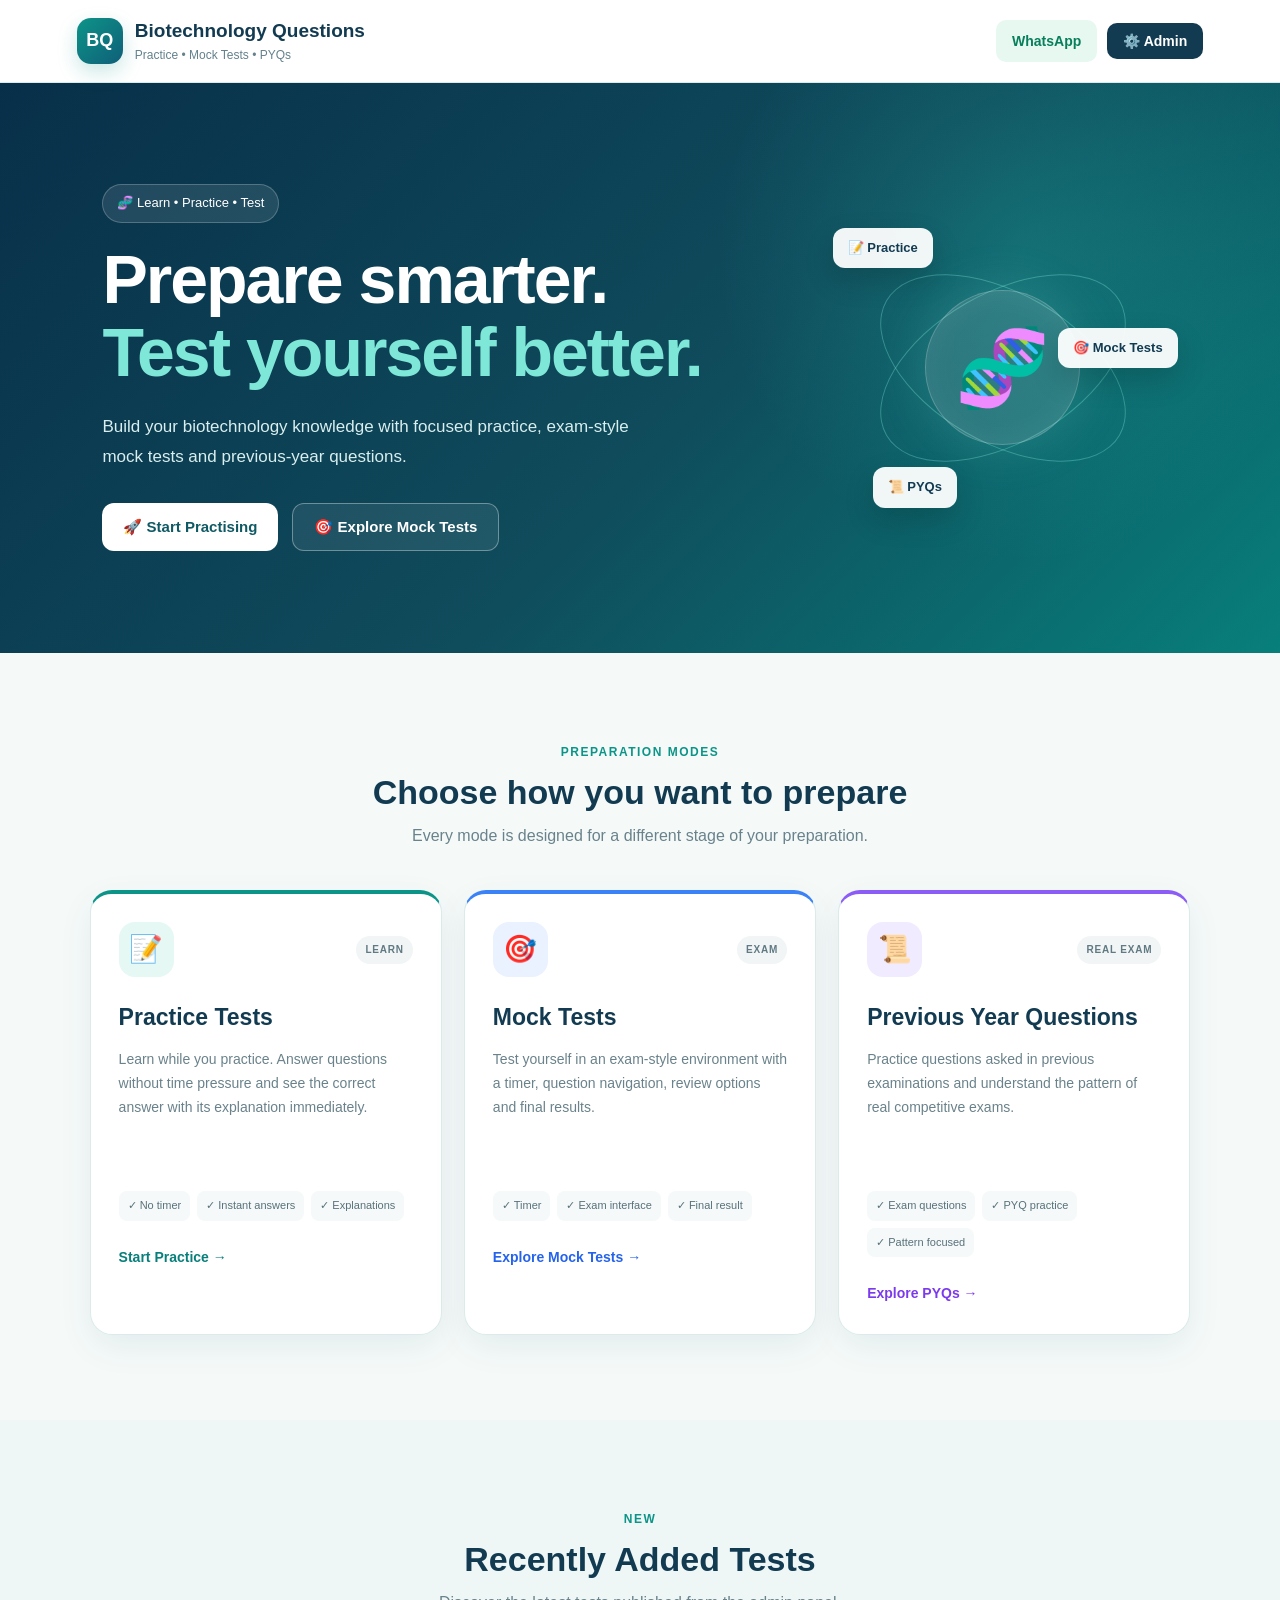
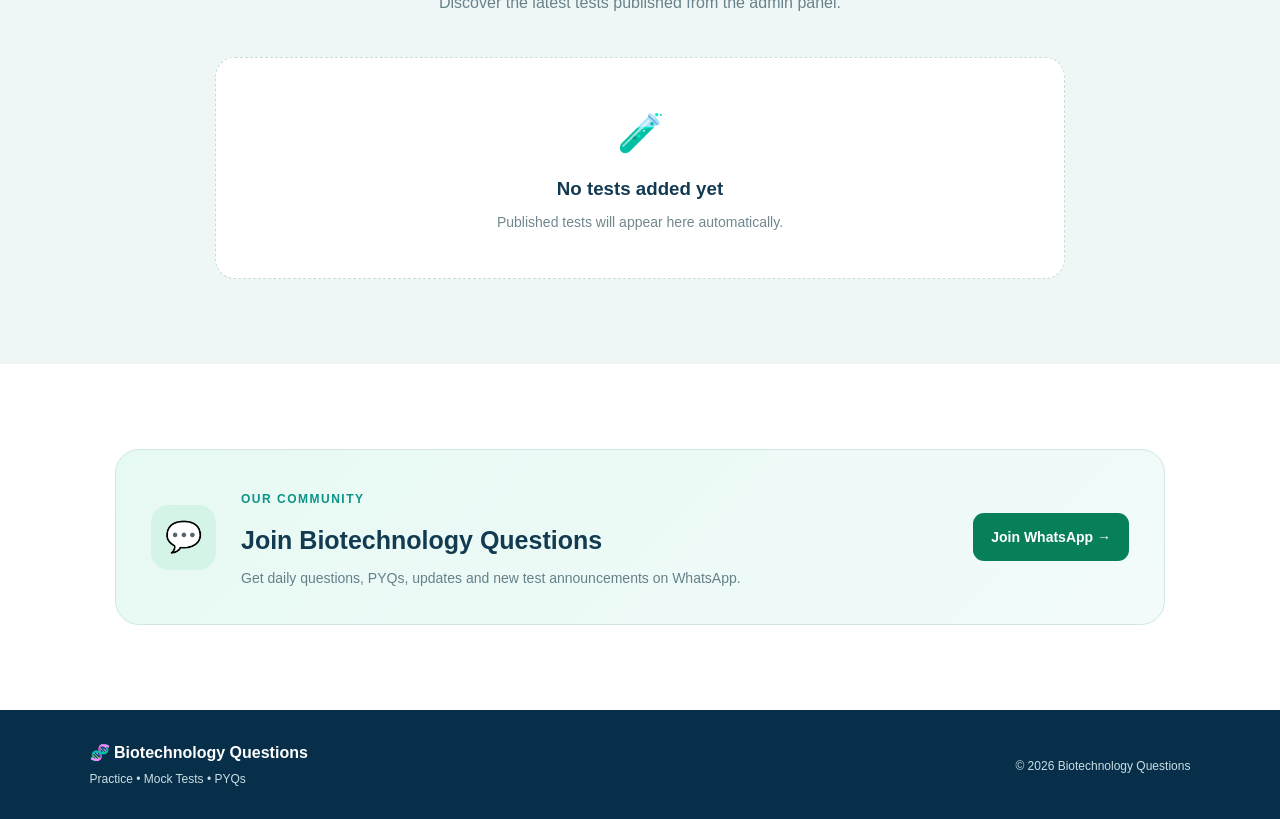
<file: index.html>
<!DOCTYPE html>
<html lang="en">

<head>

  <meta charset="UTF-8">

  <meta
    name="viewport"
    content="width=device-width, initial-scale=1.0"
  >

  <title>Biotechnology Questions</title>

  <link
    rel="stylesheet"
    href="style.css"
  >

</head>


<body>


  <!-- =========================================
       HEADER
  ========================================== -->

  <header class="site-header">

    <div class="brand">

      <div class="brand-logo">
        BQ
      </div>

      <div class="brand-text">

        <h1>
          Biotechnology Questions
        </h1>

        <p>
          Practice • Mock Tests • PYQs
        </p>

      </div>

    </div>


    <div class="header-actions">

      <a
        href="https://whatsapp.com/channel/0029VbCHlR8BfxoBrmJnjj29"
        target="_blank"
        class="header-whatsapp"
      >
        WhatsApp
      </a>


      <button
        class="admin-button"
        onclick="openAdmin()"
      >
        ⚙️ Admin
      </button>

    </div>

  </header>



  <!-- =========================================
       MAIN
  ========================================== -->

  <main>


    <!-- =======================================
         HERO
    ======================================== -->

    <section class="hero-section">

      <div class="hero-content">

        <div class="hero-badge">
          🧬 Learn • Practice • Test
        </div>


        <h2>

          Prepare smarter.
          <br>

          <span>
            Test yourself better.
          </span>

        </h2>


        <p>

          Build your biotechnology knowledge with
          focused practice, exam-style mock tests
          and previous-year questions.

        </p>


        <div class="hero-buttons">

          <button
            class="primary-btn"
            onclick="openTests('practice')"
          >
            🚀 Start Practising
          </button>


          <button
            class="secondary-btn"
            onclick="openTests('mock')"
          >
            🎯 Explore Mock Tests
          </button>

        </div>

      </div>

      <!-- =====================================
           DNA VISUAL
      ====================================== -->

      <div class="hero-visual">

        <div class="dna-orbit orbit-one"></div>

        <div class="dna-orbit orbit-two"></div>


        <div class="dna-symbol">
          🧬
        </div>


        <div class="hero-floating-card card-one">
          📝 Practice
        </div>


        <div class="hero-floating-card card-two">
          🎯 Mock Tests
        </div>


        <div class="hero-floating-card card-three">
          📜 PYQs
        </div>

      </div>

    </section>

    <!-- =======================================
         PREPARATION MODES
    ======================================== -->

    <section class="main-options">

      <div class="section-heading">

        <span class="section-label">
          PREPARATION MODES
        </span>


        <h2>
          Choose how you want to prepare
        </h2>


        <p>
          Every mode is designed for a different stage of your preparation.
        </p>

      </div>



      <div class="option-grid">


        <!-- ===================================
             PRACTICE
        ==================================== -->

        <article class="option-card practice-card">

          <div class="card-top">

            <div class="option-icon">
              📝
            </div>

            <span class="mode-tag">
              LEARN
            </span>

          </div>


          <h3>
            Practice Tests
          </h3>


          <p>

            Learn while you practice. Answer questions
            without time pressure and see the correct
            answer with its explanation immediately.

          </p>


          <div class="card-features">

            <span>✓ No timer</span>

            <span>✓ Instant answers</span>

            <span>✓ Explanations</span>

          </div>


          <button
            class="card-link"
            onclick="openTests('practice')"
          >
            Start Practice →
          </button>

        </article>

        <!-- ===================================
             MOCK
        ==================================== -->

        <article class="option-card mock-card">

          <div class="card-top">

            <div class="option-icon">
              🎯
            </div>

            <span class="mode-tag">
              EXAM
            </span>

          </div>


          <h3>
            Mock Tests
          </h3>


          <p>

            Test yourself in an exam-style environment
            with a timer, question navigation, review
            options and final results.

          </p>


          <div class="card-features">

            <span>✓ Timer</span>

            <span>✓ Exam interface</span>

            <span>✓ Final result</span>

          </div>


          <button
            class="card-link"
            onclick="openTests('mock')"
          >
            Explore Mock Tests →
          </button>

        </article>

        <!-- ===================================
             PYQ
        ==================================== -->

        <article class="option-card pyq-card">

          <div class="card-top">

            <div class="option-icon">
              📜
            </div>

            <span class="mode-tag">
              REAL EXAM
            </span>

          </div>


          <h3>
            Previous Year Questions
          </h3>


          <p>

            Practice questions asked in previous
            examinations and understand the pattern
            of real competitive exams.

          </p>


          <div class="card-features">

            <span>✓ Exam questions</span>

            <span>✓ PYQ practice</span>

            <span>✓ Pattern focused</span>

          </div>


          <button
            class="card-link"
            onclick="openTests('pyq')"
          >
            Explore PYQs →
          </button>

        </article>


      </div>

    </section>


    <!-- =======================================
         RECENTLY ADDED TESTS
    ======================================== -->

    <section class="recent-section">

      <div class="section-heading">

        <span class="section-label">
          NEW
        </span>


        <h2>
          Recently Added Tests
        </h2>


        <p>
          Discover the latest tests published from the admin panel.
        </p>

      </div>


      <div
        id="recentTests"
        class="recent-tests"
      >

        <div class="empty-test-state">

          <div class="empty-icon">
            🧪
          </div>


          <h3>
            No tests added yet
          </h3>


          <p>

            Published tests will appear here
            automatically.

          </p>

        </div>

      </div>

    </section>


    <!-- =======================================
         WHATSAPP COMMUNITY
    ======================================== -->

    <section class="community-section">

      <div class="community-card">

        <div class="community-icon">
          💬
        </div>


        <div class="community-content">

          <span class="section-label">
            OUR COMMUNITY
          </span>


          <h2>
            Join Biotechnology Questions
          </h2>


          <p>

            Get daily questions, PYQs, updates
            and new test announcements on WhatsApp.

          </p>

        </div>


        <a
          href="https://whatsapp.com/channel/0029VbCHlR8BfxoBrmJnjj29"
          target="_blank"
          class="whatsapp-btn"
        >
          Join WhatsApp →
        </a>

      </div>

    </section>

  </main>


  <!-- =========================================
       FOOTER
  ========================================== -->

  <footer class="site-footer">

    <div>

      <strong>
        🧬 Biotechnology Questions
      </strong>

      <p>
        Practice • Mock Tests • PYQs
      </p>

    </div>

    <p>
      © 2026 Biotechnology Questions
    </p>

  </footer>

  <!-- =========================================
       JAVASCRIPT
  ========================================== -->

  <script src="script.js"></script>
</body>
</html>
</file>
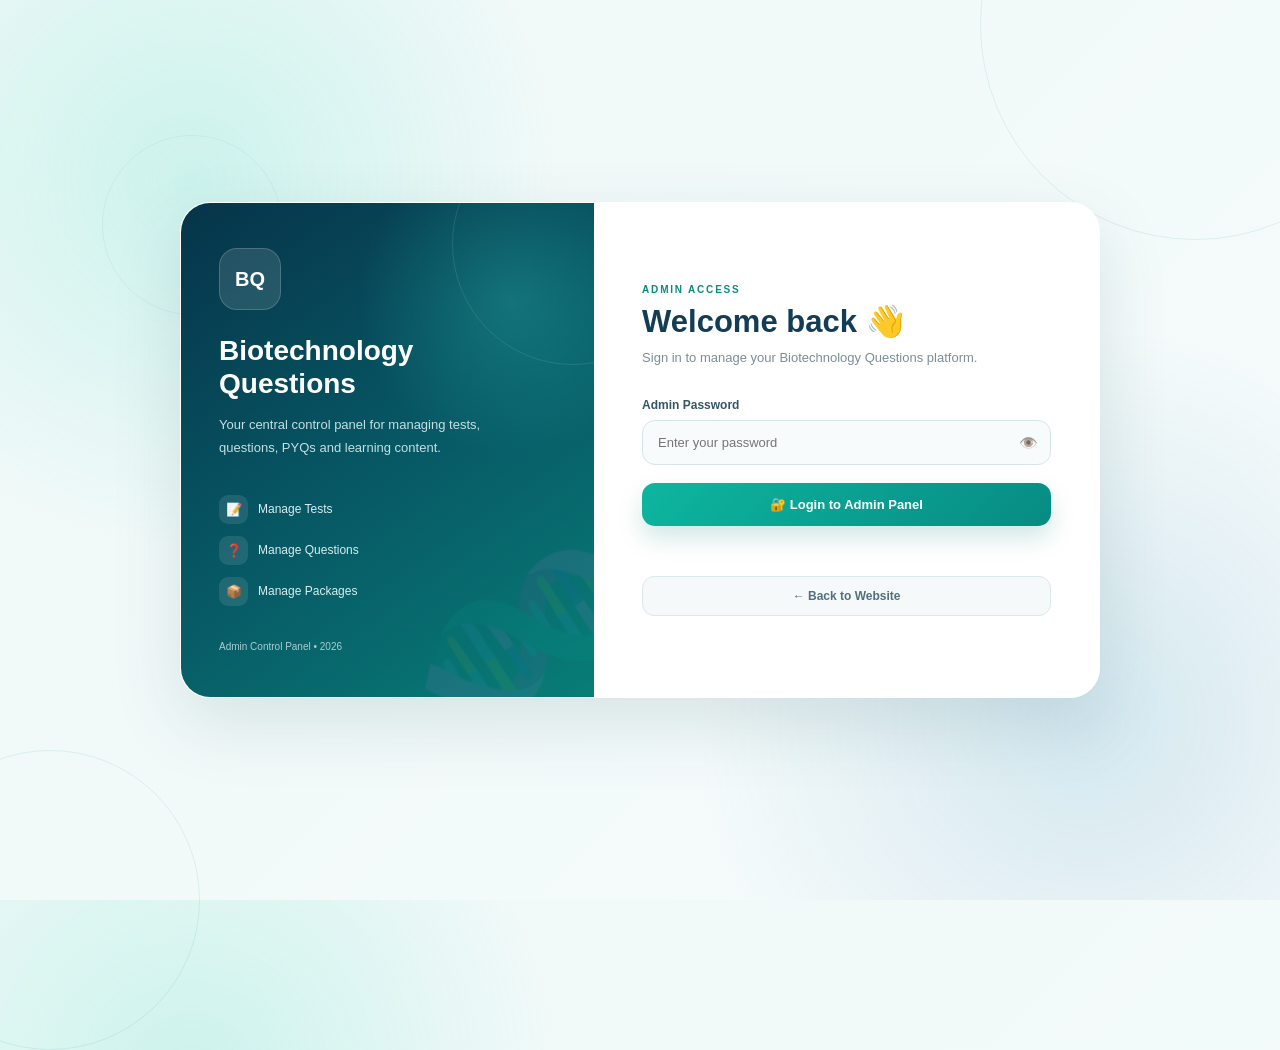
<file: admin-dashboard.html>
<!DOCTYPE html>
<html lang="en">
<head>

  <meta charset="UTF-8">

  <meta name="viewport"
        content="width=device-width, initial-scale=1.0">

  <title>Admin Dashboard | Biotechnology Questions</title>

  <style>

    * {
      box-sizing: border-box;
      margin: 0;
      padding: 0;
    }

    body {
      font-family: Arial, sans-serif;
      background: #f4f8f9;
      color: #183b40;
    }

    /* HEADER */

    .admin-header {
      background: #123f46;
      color: white;
      padding: 16px 5%;

      display: flex;
      align-items: center;
      justify-content: space-between;

      gap: 15px;
    }

    .brand {
      display: flex;
      align-items: center;
      gap: 12px;
    }

    .brand-logo {
      width: 42px;
      height: 42px;

      border-radius: 12px;

      background: white;
      color: #123f46;

      display: flex;
      align-items: center;
      justify-content: center;

      font-weight: bold;
    }

    .brand h2 {
      font-size: 18px;
    }

    .brand p {
      font-size: 12px;
      opacity: 0.75;
      margin-top: 3px;
    }

    .header-buttons {
      display: flex;
      gap: 8px;
    }

    .header-buttons button {
      border: none;
      border-radius: 9px;

      padding: 9px 13px;

      cursor: pointer;
      font-weight: 600;
    }

    .website-btn {
      background: white;
      color: #123f46;
    }

    .logout-btn {
      background: #ef4444;
      color: white;
    }

    /* DASHBOARD */

    .dashboard {
      width: 92%;
      max-width: 1180px;

      margin: 30px auto;
    }

    .welcome {
      background: linear-gradient(
        135deg,
        #123f46,
        #197278
      );

      color: white;

      padding: 28px;
      border-radius: 20px;

      margin-bottom: 25px;
    }

    .welcome h1 {
      font-size: 28px;
      margin-bottom: 8px;
    }

    .welcome p {
      opacity: 0.85;
      margin-bottom: 18px;
    }

    .create-btn {
      border: none;

      background: white;
      color: #123f46;

      padding: 11px 18px;

      border-radius: 10px;

      font-weight: bold;
      cursor: pointer;
    }
    /* STATS */

    .stats {
      display: grid;
      grid-template-columns: repeat(4, 1fr);
      gap: 15px;
      margin-bottom: 30px;
    }

    .stat-card {
      background: white;
      padding: 20px;
      border-radius: 16px;
      box-shadow: 0 5px 18px rgba(0,0,0,0.06);
    }

    .stat-card span {
      font-size: 28px;
    }

    .stat-card h3 {
      font-size: 25px;
      margin-top: 8px;
    }

    .stat-card p {
      color: #718096;
      font-size: 13px;
      margin-top: 4px;
    }

    /* MANAGEMENT */

    .section-title {
      margin-bottom: 15px;
    }

    .section-title h2 {
      font-size: 21px;
    }

    .section-title p {
      color: #718096;
      font-size: 13px;
      margin-top: 4px;
    }

    .management-grid {
      display: grid;
      grid-template-columns: repeat(3, 1fr);
      gap: 18px;
    }

    .management-card {
      background: white;
      padding: 22px;
      border-radius: 18px;
      cursor: pointer;
      box-shadow: 0 5px 18px rgba(0,0,0,0.06);
      transition: 0.2s;
    }

    .management-card:hover {
      transform: translateY(-3px);
    }

    .management-icon {
      font-size: 32px;
      margin-bottom: 12px;
    }

    .management-card h4 {
      font-size: 17px;
      margin-bottom: 7px;
    }

    .management-card p {
      color: #718096;
      font-size: 13px;
      line-height: 1.5;
    }
        /* MOBILE */

    @media (max-width: 800px) {

      .stats {
        grid-template-columns: repeat(2, 1fr);
      }

      .management-grid {
        grid-template-columns: repeat(2, 1fr);
      }

    }

    @media (max-width: 520px) {

      .admin-header {
        align-items: flex-start;
        flex-direction: column;
      }

      .header-buttons {
        width: 100%;
      }

      .header-buttons button {
        flex: 1;
      }

      .welcome h1 {
        font-size: 23px;
      }

      .stats {
        grid-template-columns: 1fr 1fr;
      }

      .management-grid {
        grid-template-columns: 1fr;
      }

    }
        /* SECURITY POPUP */

    .security-modal {
      display: none;

      position: fixed;
      inset: 0;

      z-index: 9999;

      background: rgba(0, 0, 0, 0.65);

      align-items: center;
      justify-content: center;

      padding: 20px;
    }

    .security-box {
      width: 100%;
      max-width: 430px;

      background: white;

      border-radius: 22px;

      padding: 28px;

      position: relative;

      box-shadow: 0 20px 60px rgba(0,0,0,0.25);
    }

    .security-close {
      position: absolute;

      top: 14px;
      right: 16px;

      width: 34px;
      height: 34px;

      border: none;

      border-radius: 50%;

      background: #f1f5f9;

      font-size: 22px;

      cursor: pointer;
    }

    .security-icon {
      font-size: 42px;
      margin-bottom: 8px;
    }

    .security-box h2 {
      color: #123f46;
      margin-bottom: 6px;
    }

    .security-subtitle {
      color: #64748b;
      margin-bottom: 22px;
    }

    .security-box label {
      display: block;

      margin: 15px 0 7px;

      font-weight: 600;

      color: #334155;
    }

    .security-box input {
      width: 100%;

      padding: 13px;

      border: 1px solid #dbe4e8;

      border-radius: 12px;

      outline: none;

      font-size: 14px;
    }

    .security-box input:focus {
      border-color: #197278;
    }

    #passwordMessage {
      min-height: 20px;

      margin-top: 12px;

      font-size: 13px;
    }

    .change-password-btn {
      width: 100%;

      margin-top: 10px;

      padding: 13px;

      border: none;

      border-radius: 12px;

      background: #123f46;

      color: white;

      font-weight: 700;

      cursor: pointer;
    }

    .change-password-btn:hover {
      background: #197278;
    }
  </style>

</head>

<body>

  <!-- HEADER -->

  <header class="admin-header">

    <div class="brand">

      <div class="brand-logo">
        BQ
      </div>

      <div>
        <h2>Biotechnology Questions</h2>
        <p>Admin Dashboard</p>
      </div>

    </div>

    <div class="header-buttons">

      <button
        class="website-btn"
        onclick="goWebsite()">
        🌐 Website
      </button>

      <button
        class="logout-btn"
        onclick="logoutAdmin()">
        Logout
      </button>

    </div>

  </header>

  <!-- MAIN DASHBOARD -->

  <main class="dashboard">

    <section class="welcome">

      <h1>
        Welcome, Admin 👋
      </h1>

      <p>
        Manage tests, questions, packages and
        website settings from one place.
      </p>

      <button
        class="create-btn"
        onclick="createTest()">

        + Create New Test

      </button>

    </section>
<!-- STATS -->

<section class="stats">

  <div class="stat-card">
    <span>📝</span>
    <h3 id="totalTests">0</h3>
    <p>Total Tests</p>
  </div>

  <div class="stat-card">
    <span>❓</span>
    <h3 id="totalQuestions">0</h3>
    <p>Total Questions</p>
  </div>

  <div class="stat-card">
    <span>📦</span>
    <h3 id="totalPackages">0</h3>
    <p>Packages</p>
  </div>

  <div class="stat-card">
    <span>📚</span>
    <h3 id="totalPYQs">0</h3>
    <p>PYQs</p>
  </div>

</section>
    <!-- MANAGEMENT -->

<section class="management-section">

  <div class="section-title">
    <h2>Management</h2>
    <p>Manage your website content and settings</p>
  </div>

  <div class="management-grid">

    <!-- TEST MANAGER -->
    <div class="management-card"
         onclick="openManager('tests')">

      <div class="management-icon">📝</div>

      <h4>Test Manager</h4>

      <p>
        Create, edit, publish and manage
        your practice and mock tests.
      </p>

    </div>


    <!-- ALL PREPARED TESTS -->
    <div class="management-card"
         onclick="openManager('all-tests')">

      <div class="management-icon">📋</div>

      <h4>All Prepared Tests</h4>

      <p>
        View, search, edit, copy and
        manage all prepared tests.
      </p>

    </div>

    <!-- PACKAGE MANAGER -->
    <div class="management-card"
         onclick="openManager('packages')">

      <div class="management-icon">📦</div>

      <h4>Package Manager</h4>

      <p>
        Create, edit and manage
        test packages.
      </p>

    </div>

    <!-- PACKAGE LIST -->
    <div class="management-card"
         onclick="openManager('package-list')">

      <div class="management-icon">🛍️</div>

      <h4>Package List</h4>

      <p>
        Preview the packages students
        will see on the website.
      </p>

    </div>


    <!-- PAYMENT -->
    <div class="management-card"
         onclick="openManager('payment')">

      <div class="management-icon">💳</div>

      <h4>Payment Settings</h4>

      <p>
        Manage UPI, QR code and
        payment instructions.
      </p>

    </div>

    <!-- SECURITY -->
    <div class="management-card"
         onclick="openSecurity()">

      <div class="management-icon">🔐</div>

      <h4>Security & Access</h4>

      <p>
        Manage dashboard access
        and security settings.
      </p>

    </div>

  </div>

</section>
  </main>
<!-- SECURITY POPUP -->

<div class="security-modal" id="securityModal">

  <div class="security-box">

    <button
      class="security-close"
      type="button"
      onclick="closeSecurity()">
      ×
    </button>

    <div class="security-icon">
      🔐
    </div>

    <h2>Security & Access</h2>

    <p class="security-subtitle">
      Change the password used to access the Admin Dashboard.
    </p>

    <form id="passwordForm">

      <label for="currentPassword">
        Current Password
      </label>

      <input
        type="password"
        id="currentPassword"
        placeholder="Enter current password"
        required
      >

      <label for="newPassword">
        New Password
      </label>

      <input
        type="password"
        id="newPassword"
        placeholder="Enter new password"
        minlength="8"
        required
      >

      <label for="confirmPassword">
        Confirm New Password
      </label>

      <input
        type="password"
        id="confirmPassword"
        placeholder="Re-enter new password"
        minlength="8"
        required
      >

      <div id="passwordMessage"></div>

      <button
        type="submit"
        class="change-password-btn">
        🔑 Change Password
      </button>

    </form>

  </div>

</div>
<>
<script>

/* =========================================
   SECURITY CHECK
   Run this FIRST
========================================= */

function checkAdminAccess() {

  const isLoggedIn =
    sessionStorage.getItem("bq_admin_logged_in");

  if (isLoggedIn !== "true") {

    window.location.replace("admin.html");

    return false;
  }

  return true;
}


/* =========================================
   STOP UNAUTHORIZED ACCESS
========================================= */

if (!checkAdminAccess()) {

  throw new Error(
    "Admin access required."
  );

}


/* =========================================
   DASHBOARD LIVE COUNTS
========================================= */

function updateDashboardCounts() {

  let tests = [];

  try {

    tests = JSON.parse(
      localStorage.getItem("bq_tests") || "[]"
    );

    if (!Array.isArray(tests)) {
      tests = [];
    }

  } catch (error) {

    tests = [];

  }


  /* TOTAL TESTS */

  document.getElementById("totalTests").textContent =
    tests.length;


  /* TOTAL QUESTIONS */

  let questionCount = 0;

  tests.forEach(function(test) {

    if (!test || typeof test !== "object") {
      return;
    }


    if (Array.isArray(test.questions)) {

      questionCount +=
        test.questions.length;

    }


    if (Array.isArray(test.sections)) {

      test.sections.forEach(function(section) {

        if (
          section &&
          Array.isArray(section.questions)
        ) {

          questionCount +=
            section.questions.length;

        }

      });

    }

  });


  document.getElementById("totalQuestions").textContent =
    questionCount;


  /* TOTAL PYQs */

  let pyqCount = 0;

  tests.forEach(function(test) {

    if (!test || typeof test !== "object") {
      return;
    }

    if (
      test.type &&
      String(test.type).toUpperCase() === "PYQ"
    ) {

      pyqCount++;

    }

  });


  document.getElementById("totalPYQs").textContent =
    pyqCount;


  /* GET PACKAGES */

  let packages = [];

  try {

    packages = JSON.parse(
      localStorage.getItem("bq_packages") || "[]"
    );

    if (!Array.isArray(packages)) {
      packages = [];
    }

  } catch (error) {

    packages = [];

  }


  document.getElementById("totalPackages").textContent =
    packages.length;

}


/* =========================================
   LOGOUT
========================================= */

function logoutAdmin() {

  sessionStorage.removeItem(
    "bq_admin_logged_in"
  );

  window.location.replace("admin.html");

}


/* =========================================
   WEBSITE
========================================= */

function goWebsite() {

  window.location.href =
    "index.html";

}


/* =========================================
   CREATE NEW TEST
========================================= */

function createTest() {

  window.location.href =
    "test-manager2.html";

}


/* =========================================
   MANAGEMENT
========================================= */

function openManager(type) {


  if (type === "tests") {

    window.location.href =
      "test-manager2.html";

  }


  else if (type === "all-tests") {

    window.location.href =
      "all-prepared-tests.html";

  }


  else if (type === "packages") {

    window.location.href =
      "package-manager.html";

  }


  else if (type === "package-list") {

    window.location.href =
      "package-list.html";

  }


  else if (type === "payment") {

    alert(
      "Payment Settings will open here."
    );

  }

}


/* =========================================
   SECURITY POPUP
========================================= */

function openSecurity() {

  const modal =
    document.getElementById(
      "securityModal"
    );

  modal.style.display = "flex";

}


function closeSecurity() {

  const modal =
    document.getElementById(
      "securityModal"
    );

  modal.style.display = "none";

}


/* =========================================
   CHANGE PASSWORD
========================================= */

const passwordForm =
  document.getElementById(
    "passwordForm"
  );


if (passwordForm) {

  passwordForm.addEventListener(
    "submit",
    function(event) {

      event.preventDefault();


      const currentPassword =
        document.getElementById(
          "currentPassword"
        ).value;


      const newPassword =
        document.getElementById(
          "newPassword"
        ).value;


      const confirmPassword =
        document.getElementById(
          "confirmPassword"
        ).value;


      const message =
        document.getElementById(
          "passwordMessage"
        );


      /* CURRENT PASSWORD */

      const savedPassword =
        localStorage.getItem(
          "bq_admin_password"
        ) || "BQAdmin@2026";


      if (
        currentPassword !==
        savedPassword
      ) {

        message.textContent =
          "Current password is incorrect.";

        message.style.color =
          "#dc2626";

        return;

      }


      /* PASSWORD LENGTH */

      if (
        newPassword.length < 8
      ) {

        message.textContent =
          "New password must be at least 8 characters.";

        message.style.color =
          "#dc2626";

        return;

      }


      /* SAME PASSWORD CHECK */

      if (
        newPassword ===
        currentPassword
      ) {

        message.textContent =
          "New password must be different from the current password.";

        message.style.color =
          "#dc2626";

        return;

      }


      /* CONFIRM PASSWORD */

      if (
        newPassword !==
        confirmPassword
      ) {

        message.textContent =
          "New passwords do not match.";

        message.style.color =
          "#dc2626";

        return;

      }


      /* SAVE NEW PASSWORD */

      localStorage.setItem(
        "bq_admin_password",
        newPassword
      );


      message.textContent =
        "✓ Password changed successfully.";

      message.style.color =
        "#15803d";


      passwordForm.reset();

    }
  );

}


/* =========================================
   UPDATE COUNTS
========================================= */

updateDashboardCounts();


/* =========================================
   PREVENT CACHED DASHBOARD AFTER LOGOUT
========================================= */

window.addEventListener(
  "pageshow",
  function() {

    checkAdminAccess();

  }
);

          </script>
</body>
</html>
</file>
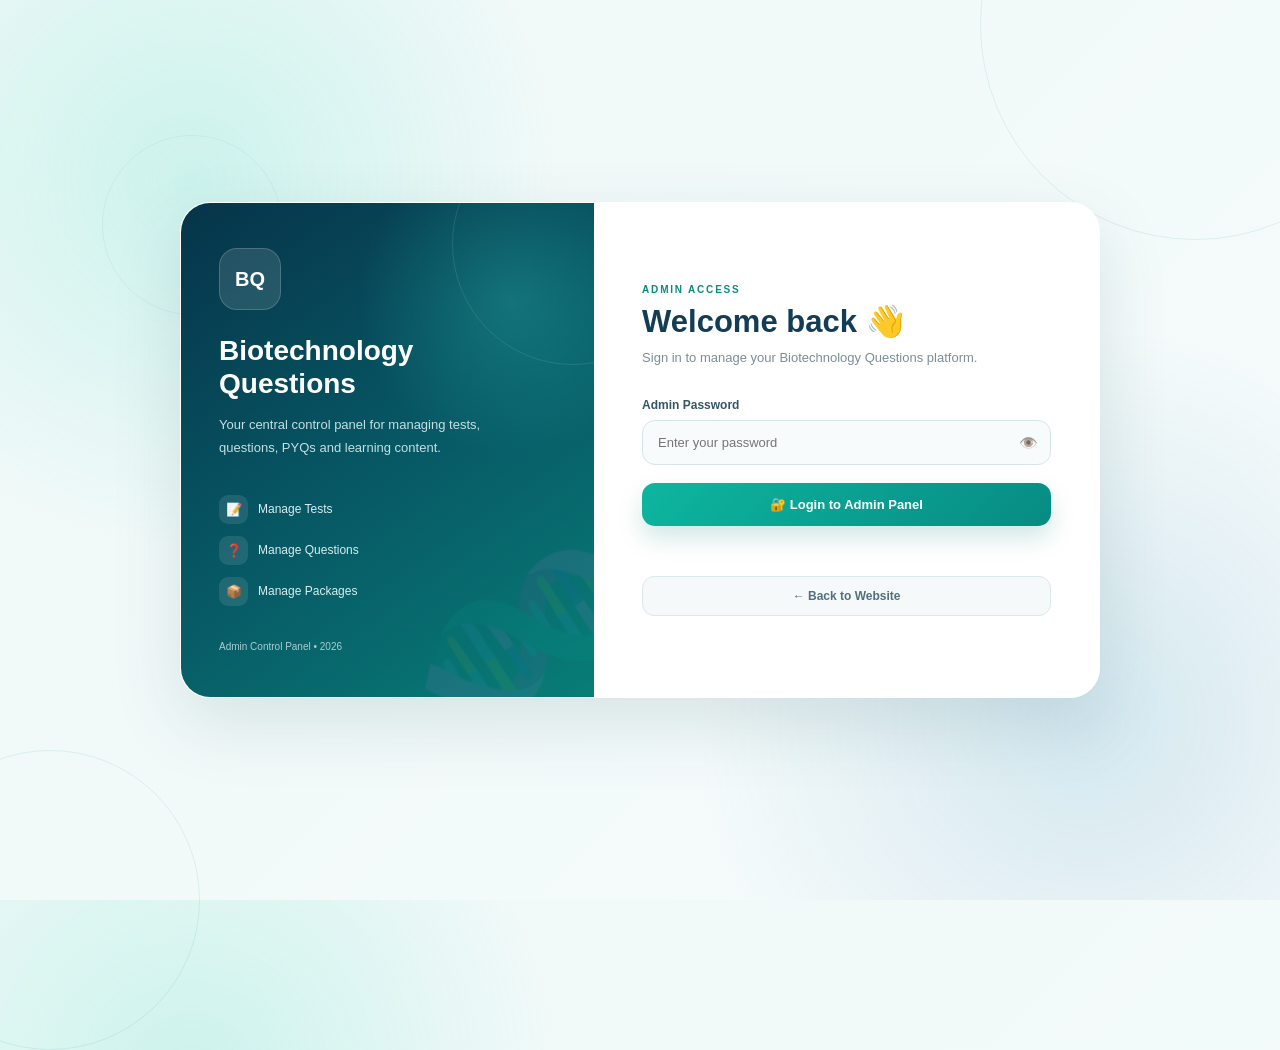
<file: admin.html>
<!DOCTYPE html>
<html lang="en">

<head>
  <meta charset="UTF-8">
  <meta name="viewport" content="width=device-width, initial-scale=1.0">

  <title>Admin Login | Biotechnology Questions</title>

  <style>

    * {
      margin: 0;
      padding: 0;
      box-sizing: border-box;
    }

    body {
      font-family: Arial, sans-serif;
      min-height: 100vh;
      color: #163e52;

      background:
        radial-gradient(
          circle at 15% 20%,
          rgba(43, 210, 188, 0.18),
          transparent 28%
        ),
        radial-gradient(
          circle at 85% 80%,
          rgba(35, 132, 176, 0.16),
          transparent 30%
        ),
        linear-gradient(
          135deg,
          #eef9f7,
          #f7fbfc
        );

      display: flex;
      align-items: center;
      justify-content: center;

      overflow: hidden;
      position: relative;
    }


    /* =========================
       BACKGROUND DECORATION
    ========================= */

    .bg-circle {
      position: absolute;
      border: 1px solid rgba(8, 141, 128, 0.10);
      border-radius: 50%;
      pointer-events: none;
    }

    .circle-one {
      width: 430px;
      height: 430px;
      top: -190px;
      right: -130px;
    }

    .circle-two {
      width: 300px;
      height: 300px;
      bottom: -150px;
      left: -100px;
    }

    .circle-three {
      width: 180px;
      height: 180px;
      top: 15%;
      left: 8%;
      border-color: rgba(35, 132, 176, 0.08);
    }


    /* =========================
       LOGIN WRAPPER
    ========================= */

    .login-wrapper {
      width: 92%;
      max-width: 920px;

      display: grid;
      grid-template-columns: 0.9fr 1.1fr;

      background: rgba(255,255,255,0.82);

      border: 1px solid rgba(255,255,255,0.9);

      border-radius: 30px;

      overflow: hidden;

      box-shadow:
        0 25px 70px rgba(24, 74, 88, 0.13);

      backdrop-filter: blur(18px);

      position: relative;
      z-index: 2;
    }

    /* =========================
       LEFT BRAND PANEL
    ========================= */

    .brand-panel {
      padding: 45px 38px;

      color: white;

      background:
        radial-gradient(
          circle at 80% 20%,
          rgba(61, 235, 211, 0.22),
          transparent 30%
        ),
        linear-gradient(
          145deg,
          #063449,
          #075764,
          #087d77
        );

      position: relative;
      overflow: hidden;

      display: flex;
      flex-direction: column;
      justify-content: space-between;
    }

    .brand-panel::before {
      content: "🧬";

      position: absolute;

      font-size: 170px;

      right: -45px;
      bottom: -35px;

      opacity: 0.08;

      transform: rotate(12deg);
    }

    .brand-panel::after {
      content: "";

      position: absolute;

      width: 240px;
      height: 240px;

      border: 1px solid rgba(255,255,255,0.10);

      border-radius: 50%;

      right: -100px;
      top: -80px;
    }

    .brand-logo {
      width: 62px;
      height: 62px;

      border-radius: 18px;

      display: flex;
      align-items: center;
      justify-content: center;

      background: rgba(255,255,255,0.12);

      border: 1px solid rgba(255,255,255,0.18);

      font-size: 20px;
      font-weight: 900;

      backdrop-filter: blur(10px);

      margin-bottom: 25px;
    }

    .brand-panel h1 {
      font-size: 28px;
      line-height: 1.15;

      margin-bottom: 13px;
    }

    .brand-panel > div:first-child p {
      color: #c4e0e3;

      font-size: 13px;

      line-height: 1.8;

      max-width: 310px;
    }

    .admin-features {
      margin-top: 35px;

      display: flex;
      flex-direction: column;
      gap: 12px;

      position: relative;
      z-index: 3;
    }

    .feature {
      display: flex;
      align-items: center;
      gap: 10px;

      color: #d7eeee;

      font-size: 12px;
    }

    .feature-icon {
      width: 29px;
      height: 29px;

      display: flex;
      align-items: center;
      justify-content: center;

      border-radius: 9px;

      background: rgba(255,255,255,0.10);

      font-size: 13px;
    }

    .brand-footer {
      color: #a9ced1;

      font-size: 10px;

      margin-top: 35px;

      position: relative;
      z-index: 3;
    }

    /* =========================
       LOGIN PANEL
    ========================= */

    .login-panel {
      padding: 50px 48px;

      display: flex;
      flex-direction: column;
      justify-content: center;

      background: rgba(255,255,255,0.92);
    }

    .login-label {
      color: #078d80;

      font-size: 10px;

      font-weight: 900;

      letter-spacing: 1.8px;

      margin-bottom: 8px;
    }

    .login-panel h2 {
      color: #123d55;

      font-size: 31px;

      margin-bottom: 8px;
    }

    .login-subtitle {
      color: #7c8e96;

      font-size: 13px;

      line-height: 1.6;

      margin-bottom: 30px;
    }


    /* =========================
       FORM
    ========================= */

    .form-group {
      margin-bottom: 18px;
    }

    .form-group label {
      display: block;

      color: #345666;

      font-size: 12px;

      font-weight: 700;

      margin-bottom: 8px;
    }

    .password-wrapper {
      position: relative;
    }

    .password-wrapper input {
      width: 100%;

      padding: 14px 45px 14px 15px;

      border-radius: 13px;

      border: 1px solid #d7e5e7;

      outline: none;

      background: #f8fbfb;

      color: #173f54;

      font-size: 13px;

      transition: 0.25s;
    }

    .password-wrapper input:focus {
      border-color: #0a9b8d;

      background: white;

      box-shadow:
        0 0 0 4px rgba(10,155,141,0.08);
    }

    .show-password {
      position: absolute;

      right: 13px;
      top: 50%;

      transform: translateY(-50%);

      border: none;
      background: none;

      cursor: pointer;

      font-size: 15px;

      opacity: 0.65;
    }

    .login-btn {
      width: 100%;

      padding: 14px;

      border: none;

      border-radius: 13px;

      background:
        linear-gradient(
          135deg,
          #0db69f,
          #078b83
        );

      color: white;

      font-size: 13px;

      font-weight: 800;

      cursor: pointer;

      box-shadow:
        0 12px 25px rgba(0,130,115,0.18);

      transition: 0.25s;
    }

    .login-btn:hover {
      transform: translateY(-2px);

      box-shadow:
        0 15px 30px rgba(0,130,115,0.25);
    }

    .login-message {
      min-height: 20px;

      text-align: center;

      margin-top: 12px;

      font-size: 12px;

      font-weight: 700;
    }

    .login-message.error {
      color: #d45c5c;
    }

    .login-message.success {
      color: #078d80;
    }

    .back-home {
      display: block;

      width: 100%;

      margin-top: 18px;

      padding: 12px;

      border-radius: 12px;

      border: 1px solid #dce8e9;

      background: #f6f9f9;

      color: #52707b;

      font-size: 12px;

      font-weight: 700;

      cursor: pointer;

      text-align: center;
    }

    .back-home:hover {
      background: #edf7f5;
      color: #078d80;
    }


    /* =========================
       MOBILE
    ========================= */

    @media (max-width: 720px) {

      body {
        padding: 20px 0;
        overflow-y: auto;
      }

      .login-wrapper {
        grid-template-columns: 1fr;

        max-width: 470px;

        border-radius: 25px;
      }

      .brand-panel {
        padding: 30px 27px;

        min-height: 245px;
      }

      .brand-panel h1 {
        font-size: 24px;
      }

      .admin-features {
        display: none;
      }

      .brand-footer {
        margin-top: 25px;
      }

      .login-panel {
        padding: 35px 27px;
      }

      .login-panel h2 {
        font-size: 27px;
      }

    }

  </style>

</head>


<body>

  <div class="bg-circle circle-one"></div>
  <div class="bg-circle circle-two"></div>
  <div class="bg-circle circle-three"></div>


  <main class="login-wrapper">


    <!-- =========================
         BRAND SIDE
    ========================== -->

    <section class="brand-panel">

      <div>

        <div class="brand-logo">
          BQ
        </div>

        <h1>
          Biotechnology<br>
          Questions
        </h1>

        <p>
          Your central control panel for
          managing tests, questions, PYQs
          and learning content.
        </p>


        <div class="admin-features">

          <div class="feature">
            <span class="feature-icon">📝</span>
            Manage Tests
          </div>

          <div class="feature">
            <span class="feature-icon">❓</span>
            Manage Questions
          </div>

          <div class="feature">
            <span class="feature-icon">📦</span>
            Manage Packages
          </div>

        </div>

      </div>


      <div class="brand-footer">
        Admin Control Panel • 2026
      </div>

    </section>

    <!-- =========================
         LOGIN SIDE
    ========================== -->

    <section class="login-panel">

      <span class="login-label">
        ADMIN ACCESS
      </span>

      <h2>
        Welcome back 👋
      </h2>

      <p class="login-subtitle">
        Sign in to manage your Biotechnology
        Questions platform.
      </p>


      <form id="adminLoginForm">


        <div class="form-group">

          <label for="adminPassword">
            Admin Password
          </label>

          <div class="password-wrapper">

            <input
              type="password"
              id="adminPassword"
              placeholder="Enter your password"
              autocomplete="current-password"
              required
            >

            <button
              type="button"
              class="show-password"
              onclick="togglePassword()"
              aria-label="Show password"
            >
              👁️
            </button>

          </div>

        </div>


        <button
          type="submit"
          class="login-btn"
        >
          🔐 Login to Admin Panel
        </button>


        <p
          id="loginMessage"
          class="login-message"
        ></p>


      </form>


      <button
        class="back-home"
        onclick="window.location.href='index.html'"
      >
        ← Back to Website
      </button>

    </section>


  </main>

  <script>

  function togglePassword() {

    const input =
      document.getElementById("adminPassword");

    const button =
      document.querySelector(".show-password");

    if (input.type === "password") {

      input.type = "text";
      button.textContent = "🙈";

    } else {

      input.type = "password";
      button.textContent = "👁️";

    }

  }


  /* =========================
     SHARED ADMIN PASSWORD
  ========================= */

  const SHARED_ADMIN_PASSWORD =
  localStorage.getItem("bq_admin_password")
  || "BQAdmin@2026";


  /* =========================
     ADMIN LOGIN
  ========================= */

  document
    .getElementById("adminLoginForm")
    .addEventListener(
      "submit",
      function(event) {

        event.preventDefault();

        const password =
          document.getElementById(
            "adminPassword"
          ).value;

        const message =
          document.getElementById(
            "loginMessage"
          );


        if (
          password ===
          SHARED_ADMIN_PASSWORD
        ) {

          sessionStorage.setItem(
            "bq_admin_logged_in",
            "true"
          );

          message.textContent =
            "✓ Login successful...";

          message.className =
            "login-message success";


          setTimeout(
            function() {

              window.location.href =
                "admin-dashboard.html";

            },
            400
          );


        } else {

          message.textContent =
            "❌ Incorrect password. Try again.";

          message.className =
            "login-message error";

        }

      }
    );

  </script>
</body>
</html>
</file>
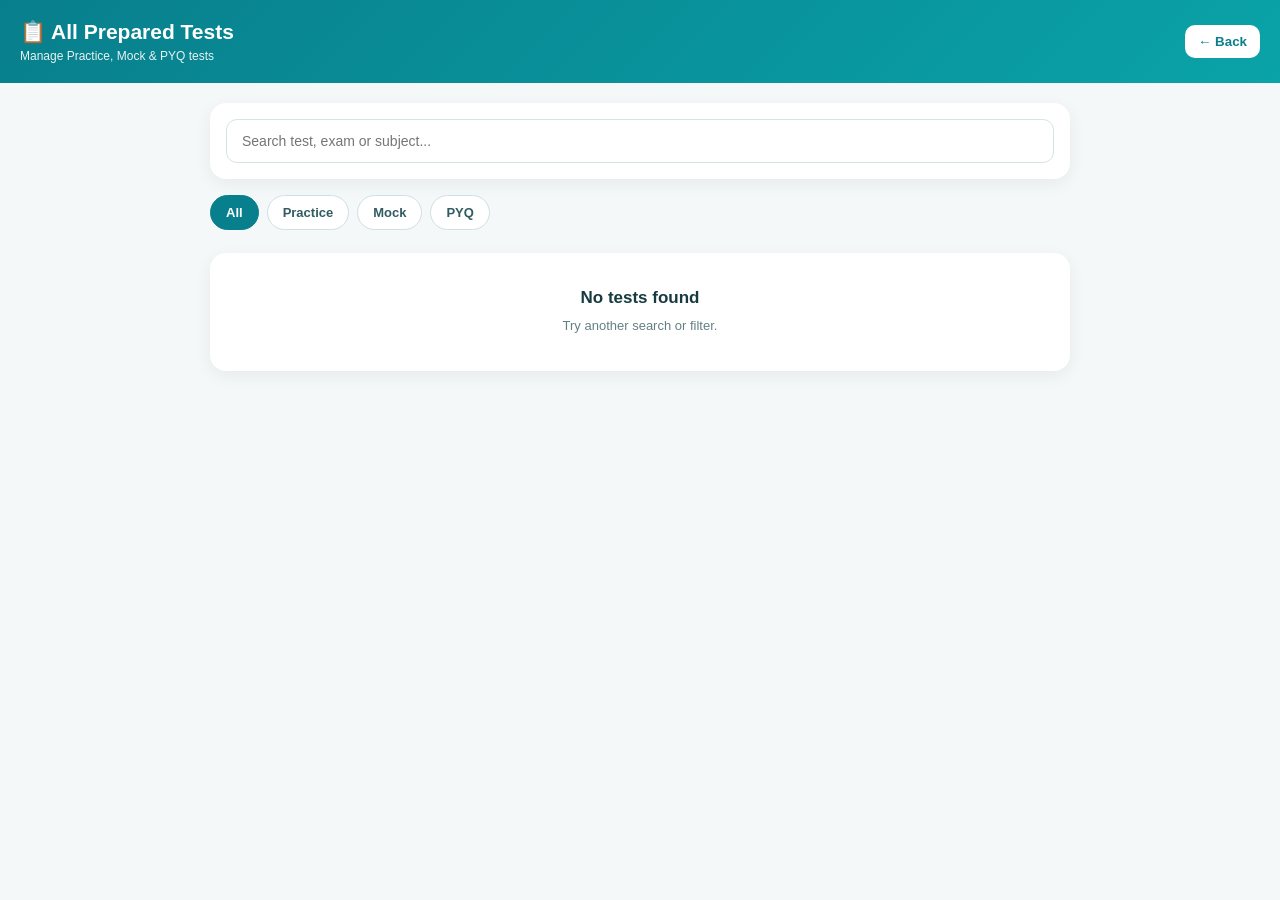
<file: all-prepared-tests.html>
<!DOCTYPE html>
<html lang="en">
<head>
<meta charset="UTF-8">
<meta name="viewport" content="width=device-width, initial-scale=1.0">

<title>All Prepared Tests | Biotechnology Questions</title>


<style>
* {
  box-sizing: border-box;
  margin: 0;
  padding: 0;
  font-family: Arial, sans-serif;
}

body {
  background: #f4f8f8;
  color: #173b40;
}

.header {
  background: linear-gradient(135deg, #087f8c, #0aa3a8);
  color: white;
  padding: 20px;
}

.header-top {
  display: flex;
  align-items: center;
  justify-content: space-between;
  gap: 12px;
}

.header h1 {
  font-size: 21px;
}

.header p {
  font-size: 12px;
  margin-top: 5px;
  opacity: .9;
}

button {
  cursor: pointer;
  font-family: Arial, sans-serif;
}

.back-btn {
  border: 0;
  background: white;
  color: #087f8c;
  padding: 9px 13px;
  border-radius: 10px;
  font-weight: bold;
  white-space: nowrap;
}

.container {
  max-width: 900px;
  margin: auto;
  padding: 20px;
}

.search-box {
  background: white;
  padding: 16px;
  border-radius: 16px;
  box-shadow: 0 5px 18px #0000000f;
  margin-bottom: 16px;
}

.search-box input {
  width: 100%;
  padding: 13px 15px;
  border: 1px solid #d6e4e5;
  border-radius: 11px;
  outline: none;
  font-size: 14px;
  color: #173b40;
}

.search-box input:focus {
  border-color: #0aa3a8;
}

.filters {
  display: flex;
  gap: 8px;
  overflow-x: auto;
  padding-bottom: 5px;
  margin-bottom: 18px;
}

.filter-btn {
  border: 1px solid #cfe0e1;
  background: white;
  color: #315c61;
  padding: 9px 15px;
  border-radius: 20px;
  white-space: nowrap;
  font-size: 13px;
  font-weight: bold;
}

.filter-btn.active {
  background: #087f8c;
  color: white;
  border-color: #087f8c;
}

.test-card {
  background: white;
  border-radius: 17px;
  padding: 18px;
  margin-bottom: 14px;
  box-shadow: 0 5px 18px #0000000f;
  border: 1px solid #e5eeee;
}

.test-card-header {
  display: flex;
  align-items: flex-start;
  justify-content: space-between;
  flex-wrap: wrap;
  gap: 8px;
  margin-bottom: 12px;
}

.test-card-header h3 {
  flex: 1;
  min-width: 0;
  font-size: 17px;
  line-height: 1.45;
  font-weight: 800;
  color: #123f45;
  overflow-wrap: anywhere;
}

.test-type {
  display: inline-block;
  background: #eef8f7;
  color: #087f8c;
  padding: 6px 9px;
  border-radius: 8px;
  font-size: 11px;
  font-weight: bold;
  overflow-wrap: anywhere;
}

.test-info {
  display: flex;
  flex-wrap: wrap;
  gap: 8px;
  margin-bottom: 15px;
}

.test-info p {
  background: #eef8f7;
  color: #315c61;
  padding: 8px 10px;
  border-radius: 8px;
  font-size: 12px;
  line-height: 1.5;
  overflow-wrap: anywhere;
}

.test-info strong {
  color: #173b40;
}

.test-actions {
  display: flex;
  flex-wrap: wrap;
  gap: 7px;
  padding-top: 2px;
}

.action-btn {
  border: 0;
  padding: 9px 12px;
  border-radius: 9px;
  font-size: 12px;
  font-weight: bold;
}

.preview-btn,
.edit-btn,
.copy-btn,
.delete-btn {
  border: 0;
  padding: 9px 12px;
  border-radius: 9px;
  font-size: 12px;
  font-weight: bold;
  transition: opacity .2s ease;
}

.preview-btn {
  background: #fff4df;
  color: #9a6500;
}

.edit-btn {
  background: #e7f5f5;
  color: #087f8c;
}

.copy-btn {
  background: #f1f0ff;
  color: #5546a6;
}

.delete-btn {
  background: #ffe9e9;
  color: #b83232;
}

.preview-btn:hover,
.edit-btn:hover,
.copy-btn:hover,
.delete-btn:hover {
  opacity: .8;
}

.empty,
.empty-state {
  text-align: center;
  background: white;
  padding: 35px 20px;
  border-radius: 16px;
  color: #648084;
  box-shadow: 0 5px 18px #0000000f;
}

.empty-state h3 {
  font-size: 17px;
  color: #173b40;
  margin-bottom: 8px;
}

.empty-state p {
  font-size: 13px;
  line-height: 1.5;
}

.pagination {
  display: none;
}

@media (max-width: 600px) {
  .container {
    padding: 14px;
  }

  .header {
    padding: 16px;
  }

  .header h1 {
    font-size: 18px;
  }

  .test-card {
    padding: 15px;
  }

  .test-card-header h3 {
    font-size: 16px;
  }

  .test-info {
    gap: 7px;
  }

  .test-info p {
    padding: 7px 9px;
  }

  .test-actions {
    gap: 7px;
  }

  .preview-btn,
  .edit-btn,
  .copy-btn,
  .delete-btn {
    flex: 1;
    min-width: 65px;
    padding: 9px 7px;
  }
}
</style>

</head>

<body>

<header class="header">
  <div class="header-top">
    <div>
      <h1>📋 All Prepared Tests</h1>
      <p>Manage Practice, Mock &amp; PYQ tests</p>
    </div>

    <button class="back-btn" onclick="goBack()">
      ← Back
    </button>
  </div>
</header>

<main class="container">

  <div class="search-box">
    <input
      type="text"
      id="searchInput"
      placeholder="Search test, exam or subject..."
      oninput="applyFilters()">
  </div>

  <div class="filters">

    <button class="filter-btn active"
      data-filter="all"
      onclick="setFilter('all')">
      All
    </button>

    <button class="filter-btn"
      data-filter="practice"
      onclick="setFilter('practice')">
      Practice
    </button>

    <button class="filter-btn"
      data-filter="mock"
      onclick="setFilter('mock')">
      Mock
    </button>

    <button class="filter-btn"
      data-filter="pyq"
      onclick="setFilter('pyq')">
      PYQ
    </button>

  </div>

  <div id="testsContainer"></div>

  <div id="pagination" class="pagination"></div>

</main>

<script>
  // ===== TEST DATA AND PAGE STATE =====

let allTests = [];
let filteredTests = [];

const testsContainer = document.getElementById("testsContainer");
const searchInput = document.getElementById("searchInput");
const pagination = document.getElementById("pagination");

let activeFilter = "all";


// ===== SAFE TEXT DISPLAY =====

function escapeHTML(value) {
  return String(value ?? "").replace(/[&<>"']/g, function (char) {
    const entities = {
      "&": "&amp;",
      "<": "&lt;",
      ">": "&gt;",
      '"': "&quot;",
      "'": "&#39;"
    };

    return entities[char];
  });
}


// ===== LOAD SAVED TESTS =====

function loadTests() {
  try {
    const saved = localStorage.getItem("bq_tests");
    const parsed = saved ? JSON.parse(saved) : [];

    allTests = Array.isArray(parsed) ? parsed : [];
  } catch (error) {
    console.error("Unable to load saved tests:", error);
    allTests = [];
  }

  applyFilters();
}


// ===== SAVE TESTS =====

function saveTests() {
  localStorage.setItem("bq_tests", JSON.stringify(allTests));
}


// ===== SEARCH AND FILTER =====

function setFilter(filter) {
  activeFilter = filter;

  document.querySelectorAll(".filter-btn").forEach(function (button) {
    button.classList.toggle(
      "active",
      button.dataset.filter === filter
    );
  });

  applyFilters();
}


function applyFilters() {
  const searchText = (searchInput?.value || "")
    .trim()
    .toLowerCase();

  filteredTests = allTests.filter(function (test) {
    const name = String(test.name || "").toLowerCase();
    const subject = String(test.subject || "").toLowerCase();
    const exam = String(test.exam || "").toLowerCase();

    const matchesSearch =
      name.includes(searchText) ||
      subject.includes(searchText) ||
      exam.includes(searchText);

    const testType = String(
      test.type || test.testType || "practice"
    ).toLowerCase();

    const matchesFilter =
      activeFilter === "all" ||
      testType === activeFilter;

    return matchesSearch && matchesFilter;
  });

  renderTests();
}


// ===== RENDER TEST CARDS =====

function renderTests() {
  testsContainer.innerHTML = "";

  // Normal view: maximum 4 tests.
  // Search/filter view: show every matching test.
  const searchText = (searchInput?.value || "").trim();

  const hasActiveSearchOrFilter =
    searchText !== "" || activeFilter !== "all";

  const visibleTests = hasActiveSearchOrFilter
    ? filteredTests
    : filteredTests.slice(0, 4);

  if (pagination) {
    pagination.style.display = "none";
    pagination.innerHTML = "";
  }

  if (visibleTests.length === 0) {
    testsContainer.innerHTML = `
      <div class="empty-state">
        <h3>No tests found</h3>
        <p>Try another search or filter.</p>
      </div>
    `;
    return;
  }

  visibleTests.forEach(function (test) {
    testsContainer.appendChild(createTestCard(test));
  });
}


// ===== CREATE ONE TEST CARD =====

function createTestCard(test) {
  const card = document.createElement("div");
  card.className = "test-card";

  const name = escapeHTML(test.name || "Untitled Test");
  const subject = escapeHTML(test.subject || "Not specified");
  const exam = escapeHTML(test.exam || "Not specified");

  const type = escapeHTML(
    test.type || test.testType || "Practice"
  );

  const questions = Number(
    test.totalQuestions ?? test.questions?.length ?? 0
  );

  const marks = Number(
    test.totalMarks ?? test.maxMarks ?? 0
  );

  card.innerHTML = `
    <div class="test-card-header">
      <h3>${name}</h3>
      <span class="test-type">${type}</span>
    </div>

    <div class="test-info">
      <p><strong>Subject:</strong> ${subject}</p>
      <p><strong>Exam:</strong> ${exam}</p>
      <p><strong>Questions:</strong> ${questions}</p>
      <p><strong>Total Marks:</strong> ${marks}</p>
    </div>

    <div class="test-actions">
      <button type="button" class="preview-btn">Preview</button>
      <button type="button" class="edit-btn">Edit</button>
      <button type="button" class="copy-btn">Copy</button>
      <button type="button" class="delete-btn">Delete</button>
    </div>
  `;

  card.querySelector(".preview-btn").addEventListener(
    "click",
    function () {
      previewTest(test.id);
    }
  );

  card.querySelector(".edit-btn").addEventListener(
    "click",
    function () {
      editTest(test.id);
    }
  );

  card.querySelector(".copy-btn").addEventListener(
    "click",
    function () {
      copyTest(test.id);
    }
  );

  card.querySelector(".delete-btn").addEventListener(
    "click",
    function () {
      deleteTest(test.id);
    }
  );

  return card;
}
  // ===== FIND TEST =====

function findTest(testId) {
  return allTests.find(function (test) {
    return String(test.id) === String(testId);
  });
}


// ===== PREVIEW TEST =====

function previewTest(testId) {
  const test = findTest(testId);

  if (!test) {
    alert("Test not found.");
    return;
  }

  window.location.href =
    "student-test.html?id=" + encodeURIComponent(test.id);
}


// ===== EDIT TEST =====

function editTest(testId) {
  const test = findTest(testId);

  if (!test) {
    alert("Test not found.");
    return;
  }

  sessionStorage.setItem(
    "bq_current_test",
    JSON.stringify(test)
  );

  window.location.href = "test-manager2.html";
}


// ===== COPY TEST =====

function copyTest(testId) {
  const test = findTest(testId);

  if (!test) {
    alert("Test not found.");
    return;
  }

  const copiedTest = JSON.parse(JSON.stringify(test));

  copiedTest.id =
    "test_" + Date.now() + "_" +
    Math.random().toString(36).slice(2, 7);

  copiedTest.name = (test.name || "Untitled Test") + " (Copy)";

  allTests.push(copiedTest);
  saveTests();
  applyFilters();

  alert("Test copied successfully.");
}


// ===== DELETE TEST =====

function deleteTest(testId) {
  const test = findTest(testId);

  if (!test) {
    alert("Test not found.");
    return;
  }

  const confirmed = confirm(
    'Delete "' + (test.name || "Untitled Test") + '"?'
  );

  if (!confirmed) return;

  allTests = allTests.filter(function (item) {
    return String(item.id) !== String(testId);
  });

  saveTests();
  applyFilters();

  alert("Test deleted successfully.");
}


// ===== SEARCH LISTENER =====

if (searchInput) {
  searchInput.addEventListener("input", applyFilters);
}


// ===== FILTER BUTTON LISTENERS =====

document.querySelectorAll(".filter-btn").forEach(
  function (button) {
    button.addEventListener("click", function () {
      setFilter(button.dataset.filter);
    });
  }
);


// ===== BACK BUTTON =====

function goBack() {
  window.location.href = "admin-dashboard.html";
}


// ===== INITIAL LOAD =====

loadTests();

</script>
</body>
</html>
</file>
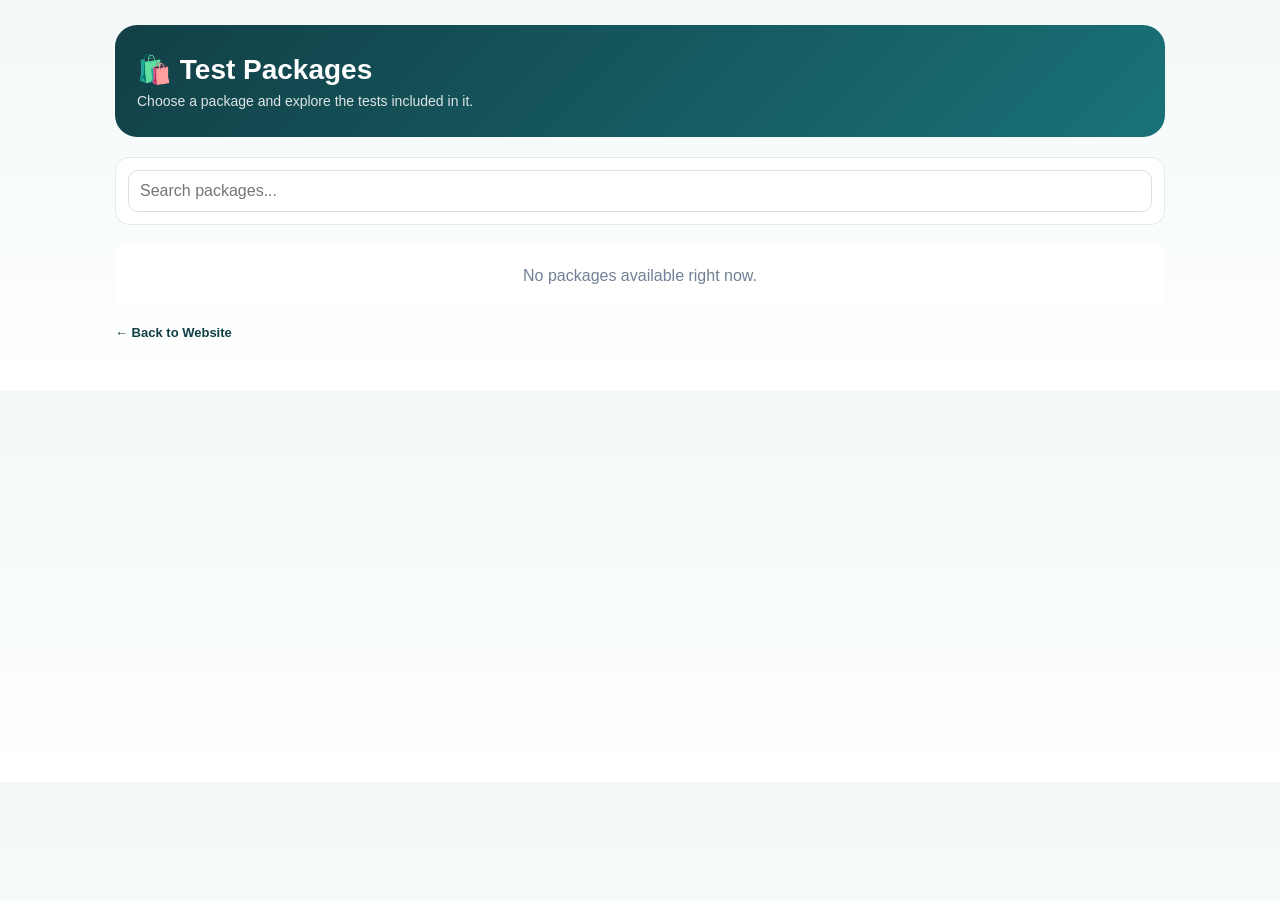
<file: package-list.html>
<!DOCTYPE html>
<html lang="en">

<head>

<meta charset="UTF-8">

<meta name="viewport"
      content="width=device-width, initial-scale=1.0">

<title>
Packages | Biotechnology Questions
</title>

<style>

*{
  box-sizing:border-box;
  margin:0;
  padding:0;
}

body{
  font-family:Arial,sans-serif;
  background:
    linear-gradient(
      180deg,
      #f2f8f8,
      #fff
    );

  color:#183b40;
}

.wrap{
  width:92%;
  max-width:1050px;
  margin:25px auto 50px;
}

.hero{
  background:
    linear-gradient(
      135deg,
      #123f46,
      #197278
    );

  color:#fff;

  border-radius:22px;

  padding:28px 22px;

  margin-bottom:20px;
}

.hero h1{
  font-size:28px;
  margin-bottom:7px;
}

.hero p{
  opacity:.86;
  font-size:14px;
}

.toolbar{
  background:#fff;

  border:1px solid #e2eaec;

  border-radius:14px;

  padding:12px;

  margin-bottom:18px;
}

.toolbar input{
  width:100%;

  padding:11px;

  border:1px solid #d8e2e5;

  border-radius:10px;

  font:inherit;
}

.grid{
  display:grid;

  grid-template-columns:
    repeat(2,1fr);

  gap:16px;
}

.card{
  background:#fff;

  border:1px solid #e2eaec;

  border-radius:18px;

  padding:19px;

  box-shadow:
    0 5px 18px
    rgba(0,0,0,.05);
}

.card h2{
  font-size:18px;
}

.desc{
  font-size:13px;

  color:#64748b;

  line-height:1.55;

  margin:8px 0 13px;
}

.meta{
  font-size:12px;

  color:#526b70;

  line-height:1.7;
}

.price{
  font-size:22px;

  font-weight:800;

  color:#123f46;

  margin:12px 0;
}

.badge{
  display:inline-block;

  padding:5px 9px;

  border-radius:20px;

  font-size:10px;

  font-weight:800;

  background:#e8f4f2;

  color:#17656b;
}

.badge.paid{
  background:#fff0d9;

  color:#9a5a00;
}

.btn{
  margin-top:14px;

  border:0;

  border-radius:10px;

  padding:10px 13px;

  background:#123f46;

  color:#fff;

  font-weight:700;

  cursor:pointer;
}

.details{
  display:none;

  margin-top:14px;

  border-top:1px solid #edf1f2;

  padding-top:12px;
}

.details div{
  font-size:12px;

  padding:5px 0;

  color:#536d72;
}

.empty{
  background:#fff;

  border-radius:16px;

  padding:24px;

  text-align:center;

  color:#718096;
}

.back{
  display:inline-block;

  margin-top:16px;

  text-decoration:none;

  color:#123f46;

  font-size:13px;

  font-weight:700;
}

@media(max-width:700px){

  .grid{
    grid-template-columns:1fr;
  }

  .hero h1{
    font-size:23px;
  }

}

</style>

</head>


<body>

<div class="wrap">


  <section class="hero">

    <h1>
      🛍️ Test Packages
    </h1>

    <p>
      Choose a package and explore
      the tests included in it.
    </p>

  </section>


  <div class="toolbar">

    <input
      id="search"
      placeholder="Search packages...">

  </div>


  <div
    id="packageGrid"
    class="grid">
  </div>


  <a
    class="back"
    href="index.html">

    ← Back to Website

  </a>

</div>


<script>


  
function esc(v){

  return String(v ?? "")

    .replace(/&/g,"&amp;")

    .replace(/</g,"&lt;")

    .replace(/>/g,"&gt;")

    .replace(/"/g,"&quot;")

    .replace(/'/g,"&#39;");

}


function getPackages(){

  try{

    return JSON.parse(
      localStorage.getItem(
        "bq_packages"
      ) || "[]"
    );

  }catch(e){

    return [];

  }

}


function getTests(){

  try{

    return JSON.parse(
      localStorage.getItem(
        "bq_tests"
      ) || "[]"
    );

  }catch(e){

    return [];

  }

}


function toggleDetails(id){

  const e =
    document.getElementById(
      "d_" + id
    );


  if(!e) return;


  e.style.display =
    e.style.display === "block"
      ? "none"
      : "block";

}


function render(){

  const q =
    document.getElementById(
      "search"
    )
    .value
    .toLowerCase()
    .trim();


  const tests =
    getTests();


  const list =
    getPackages()
      .filter(function(p){

        return (

          p.published !== false &&

          `${p.name || ""} ` +
          `${p.description || ""}`

        )
        .toLowerCase()
        .includes(q);

      });


  const box =
    document.getElementById(
      "packageGrid"
    );


  if(!list.length){

    box.className = "";

    box.innerHTML =
      '<div class="empty">' +
      'No packages available right now.' +
      '</div>';

    return;

  }


  box.className =
    "grid";


  box.innerHTML =
    list.map(function(p){

      const ids =
        p.testIds || [];


      const names =
        ids

          .map(function(id){

            return tests.find(
              t => t.id === id
            );

          })

          .filter(Boolean)

          .map(function(t){

            return (
              t.name ||
              "Untitled Test"
            );

          });


      return `

        <article class="card">


          <span
            class="badge
            ${p.access === "PAID"
              ? "paid"
              : ""}">

            ${
              p.access === "PAID"
                ? "PAID"
                : "FREE"
            }

          </span>


          <h2
            style="margin-top:10px">

            ${esc(p.name)}

          </h2>


          <div class="desc">

            ${esc(
              p.description ||
              "Explore the tests included in this package."
            )}

          </div>


          <div class="meta">

            📚 ${ids.length} Test(s)

            &nbsp;•&nbsp;

            ${
              p.attempts === "unlimited"
                ? "Unlimited attempts"
                : esc(p.attempts) +
                  " attempt(s)"
            }

          </div>


          <div class="price">

            ${
              p.access === "PAID"
                ? "₹" +
                  Number(p.price || 0)
                : "Free"
            }

          </div>


          <button
            class="btn"
            onclick="
              toggleDetails(
                '${esc(p.id)}'
              )
            ">

            View Included Tests

          </button>


          <div
            id="d_${esc(p.id)}"
            class="details">

            ${
              names.length

              ? ids.map(function(id, i) {
    const test = tests.find(
      t => String(t.id) === String(id)
    );

    if (!test) return "";

    return `
      <div>
        ${i + 1}. ${esc(test.name || "Untitled Test")}
        <br>
        <a
          href="student-test.html?id=${encodeURIComponent(test.id)}&packageId=${encodeURIComponent(p.id)}"
          style="display:inline-block;margin-top:5px;color:#17656b;font-weight:700;text-decoration:none;">
          Open Test →
        </a>
      </div>
    `;
  }).join("")
              : `
                <div>
                  No test details available.
                </div>
              `
            }

          </div>


        </article>

      `;

    })
    .join("");

}


document
  .getElementById("search")
  .addEventListener(
    "input",
    render
  );


render();

</script>

</body>

</html>
</file>
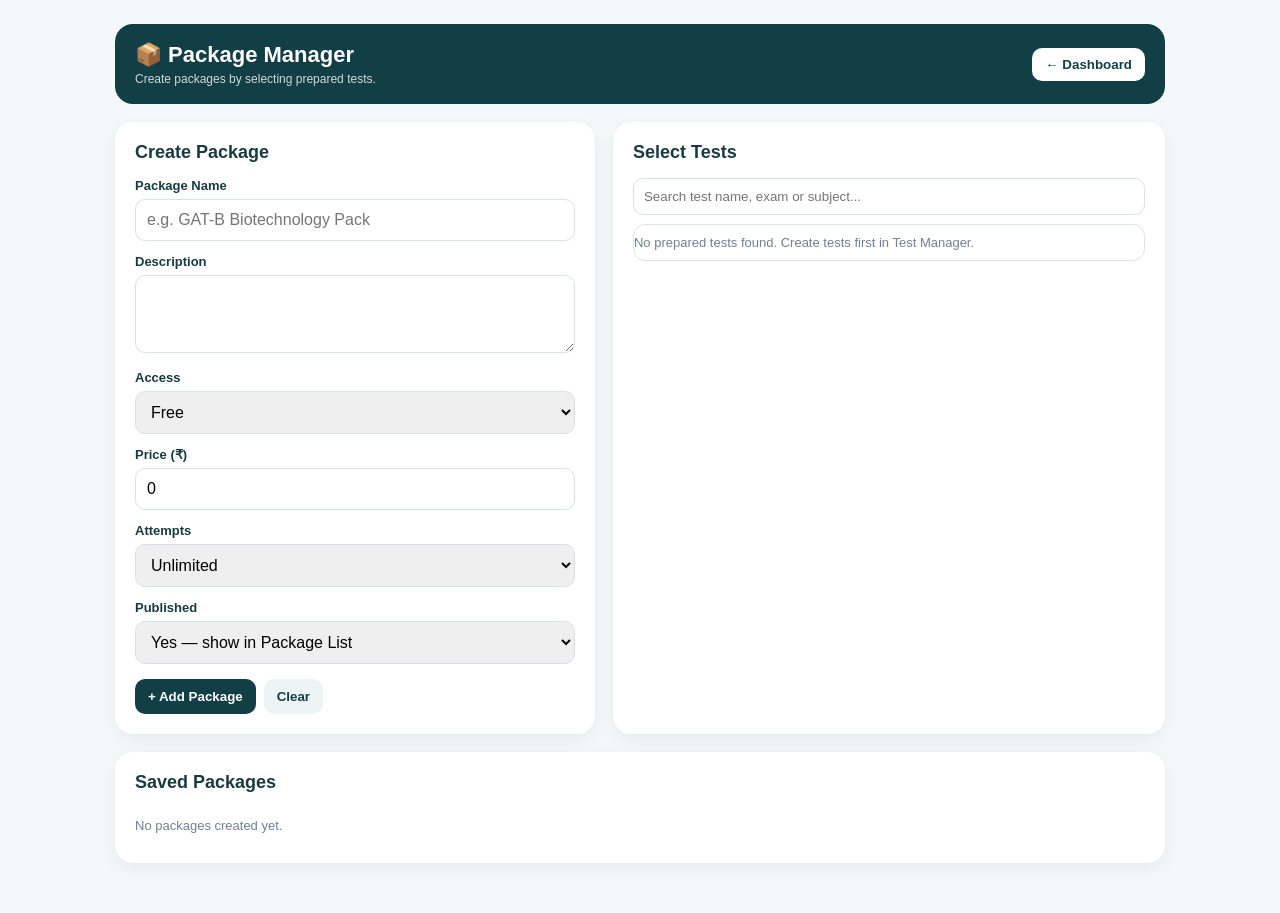
<file: package-manager.html>
<!DOCTYPE html>
<html lang="en">

<head>

<meta charset="UTF-8">

<meta name="viewport"
      content="width=device-width, initial-scale=1.0">

<title>
Package Manager | Biotechnology Questions
</title>

<style>

*{
  box-sizing:border-box;
  margin:0;
  padding:0;
}

body{
  font-family:Arial,sans-serif;
  background:#f4f8f9;
  color:#183b40;
}

.wrap{
  width:92%;
  max-width:1050px;
  margin:24px auto 50px;
}

.top{
  background:#123f46;
  color:white;
  padding:18px 20px;
  border-radius:18px;

  display:flex;
  align-items:center;
  justify-content:space-between;
  gap:12px;
}

.top h1{
  font-size:22px;
}

.top p{
  font-size:12px;
  opacity:.8;
  margin-top:4px;
}

.back{
  border:0;
  background:white;
  color:#123f46;
  padding:9px 13px;
  border-radius:10px;
  font-weight:700;
}

.grid{
  display:grid;
  grid-template-columns:1fr 1.15fr;
  gap:18px;
  margin-top:18px;
}

.card{
  background:#fff;
  border-radius:18px;
  padding:20px;
  box-shadow:
    0 5px 18px rgba(0,0,0,.06);
}

h2{
  font-size:18px;
  margin-bottom:15px;
}

.field{
  margin-bottom:13px;
}

.field label{
  display:block;
  font-size:13px;
  font-weight:700;
  margin-bottom:6px;
}

.field input,
.field textarea,
.field select{

  width:100%;

  padding:11px;

  border:1px solid #d8e2e5;

  border-radius:10px;

  font:inherit;

  outline:none;
}

.field textarea{
  min-height:78px;
  resize:vertical;
}

.field input:focus,
.field textarea:focus,
.field select:focus{
  border-color:#197278;
}

.tests-box{
  border:1px solid #dbe5e7;
  border-radius:12px;
  max-height:310px;
  overflow:auto;
}

.test-row{
  padding:10px 11px;
  border-bottom:1px solid #edf1f2;
}

.test-row:last-child{
  border-bottom:0;
}

.test-row label{
  display:flex;
  gap:9px;
  align-items:flex-start;

  font-size:13px;
  line-height:1.4;
}

.test-meta{
  color:#718096;
  font-size:11px;
  margin-top:3px;
  margin-left:22px;
}

.actions{
  display:flex;
  gap:8px;
  margin-top:15px;
}

.btn{
  border:0;
  border-radius:10px;
  padding:10px 13px;
  font-weight:700;
  cursor:pointer;
}

.primary{
  background:#123f46;
  color:#fff;
}

.light{
  background:#edf4f5;
  color:#123f46;
}

.danger{
  background:#fee2e2;
  color:#b91c1c;
}

.search{
  margin-bottom:9px;
}

.search input{
  padding:10px;
  width:100%;

  border:1px solid #d8e2e5;

  border-radius:10px;
}

.pkg{
  border:1px solid #e2eaec;
  border-radius:14px;
  padding:14px;
  margin-bottom:10px;
}

.pkg h3{
  font-size:15px;
}

.muted{
  color:#718096;
  font-size:12px;
  line-height:1.5;
  margin-top:5px;
}

.pkg-actions{
  display:flex;
  gap:7px;
  margin-top:10px;
}

.empty{
  color:#718096;
  font-size:13px;
  padding:10px 0;
}

.badge{
  display:inline-block;
  padding:4px 8px;

  border-radius:20px;

  font-size:10px;
  font-weight:700;

  margin-top:6px;

  background:#e8f4f2;
  color:#17656b;
}

.badge.paid{
  background:#fff0d9;
  color:#9a5a00;
}

@media(max-width:760px){

  .grid{
    grid-template-columns:1fr;
  }

  .top{
    align-items:flex-start;
  }

  .top h1{
    font-size:19px;
  }

}

</style>

</head>

<body>

<div class="wrap">


  <!-- HEADER -->

  <div class="top">

    <div>

      <h1>
        📦 Package Manager
      </h1>

      <p>
        Create packages by selecting prepared tests.
      </p>

    </div>

    <button
      class="back"
      onclick="location.href='admin-dashboard.html'">

      ← Dashboard

    </button>

  </div>


  <!-- MAIN -->

  <div class="grid">


    <!-- PACKAGE FORM -->

    <section class="card">

      <h2 id="formTitle">
        Create Package
      </h2>


      <div class="field">

        <label>
          Package Name
        </label>

        <input
          id="pkgName"
          placeholder="e.g. GAT-B Biotechnology Pack">

      </div>

      <div class="field">

        <label>
          Description
        </label>

        <textarea
          id="pkgDescription"
          placeholder="Short description for students">
        </textarea>

      </div>

      <div class="field">

        <label>
          Access
        </label>

        <select id="pkgAccess">

          <option value="FREE">
            Free
          </option>

          <option value="PAID">
            Paid
          </option>

        </select>

      </div>

      <div class="field">

        <label>
          Price (₹)
        </label>

        <input
          id="pkgPrice"
          type="number"
          min="0"
          value="0">

      </div>


      <div class="field">

        <label>
          Attempts
        </label>

        <select id="pkgAttempts">

          <option value="unlimited">
            Unlimited
          </option>

          <option value="1">
            1 Attempt
          </option>

          <option value="2">
            2 Attempts
          </option>

          <option value="3">
            3 Attempts
          </option>

          <option value="5">
            5 Attempts
          </option>

          <option value="10">
            10 Attempts
          </option>

        </select>

      </div>


      <div class="field">

        <label>
          Published
        </label>

        <select id="pkgPublished">

          <option value="true">
            Yes — show in Package List
          </option>

          <option value="false">
            No — keep hidden
          </option>

        </select>

      </div>

      <div class="actions">

        <button
          class="btn primary"
          id="saveBtn"
          onclick="savePackage()">

          + Add Package

        </button>

        <button
          class="btn light"
          onclick="clearForm()">

          Clear

        </button>

      </div>

    </section>

    <!-- TEST SELECTOR -->

    <section class="card">

      <h2>
        Select Tests
      </h2>

      <div class="search">

        <input
          id="testSearch"
          placeholder="Search test name, exam or subject...">

      </div>


      <div
        id="testsBox"
        class="tests-box">
      </div>

    </section>

  </div>
  <!-- SAVED PACKAGES -->

  <section
    class="card"
    style="margin-top:18px">

    <h2>
      Saved Packages
    </h2>

    <div id="packagesBox"></div>

  
  </section>

</div>

<script>

const KEY =
  "bq_packages";

let editingId =
  null;

let selected =
  new Set();


function getTests(){

  try{

    return JSON.parse(
      localStorage.getItem("bq_tests")
      || "[]"
    );

  }catch(e){

    return [];

  }

}


function getPackages(){

  try{

    return JSON.parse(
      localStorage.getItem(KEY)
      || "[]"
    );

  }catch(e){

    return [];

  }

}


function esc(v){

  return String(v ?? "")

    .replace(/&/g,"&amp;")

    .replace(/</g,"&lt;")

    .replace(/>/g,"&gt;")

    .replace(/"/g,"&quot;")

    .replace(/'/g,"&#39;");

}


function renderTests(){

  const search =
    document.getElementById(
      "testSearch"
    );

  const q =
    search.value
      .toLowerCase()
      .trim();


  const all =
    getTests().filter(function(t){

      return (

        `${t.name || ""} ` +
        `${t.exam || ""} ` +
        `${t.subject || ""}`

      )
      .toLowerCase()
      .includes(q);

    });


  const box =
    document.getElementById(
      "testsBox"
    );


  if(!all.length){

    box.innerHTML =
      '<div class="empty">' +
      'No prepared tests found. ' +
      'Create tests first in Test Manager.' +
      '</div>';

    return;

  }


  box.innerHTML =
    all.map(function(t){

      const title =
        t.name ||
        "Untitled Test";


      const meta =
        [
          t.exam,
          t.subject,
          t.type
        ]
        .filter(Boolean)
        .join(" • ");


      return `

        <div class="test-row">

          <label>

            <input
              type="checkbox"
              value="${esc(t.id)}"
              ${selected.has(t.id)
                ? "checked"
                : ""}
              onchange="
                toggleTest(
                  this.value,
                  this.checked
                )
              ">

            <span>

              <b>
                ${esc(title)}
              </b>

              <div class="test-meta">

                ${esc(meta)}

                ${
                  t.questions?.length != null
                    ? " • " +
                      t.questions.length +
                      " Questions"
                    : ""
                }

              </div>

            </span>

          </label>

        </div>

      `;

    })
    .join("");

}


function toggleTest(id,on){

  if(on){

    selected.add(id);

  }else{

    selected.delete(id);

  }

}


function clearForm(){

  editingId =
    null;

  selected.clear();


  [
    "pkgName",
    "pkgDescription"
  ]
  .forEach(function(id){

    document.getElementById(
      id
    ).value = "";

  });


  document.getElementById(
    "pkgAccess"
  ).value =
    "FREE";


  document.getElementById(
    "pkgPrice"
  ).value =
    "0";


  document.getElementById(
    "pkgAttempts"
  ).value =
    "unlimited";


  document.getElementById(
    "pkgPublished"
  ).value =
    "true";


  document.getElementById(
    "formTitle"
  ).textContent =
    "Create Package";


  document.getElementById(
    "saveBtn"
  ).textContent =
    "+ Add Package";


  renderTests();

}


function savePackage(){

  const name =
    document.getElementById(
      "pkgName"
    ).value.trim();


  if(!name){

    alert(
      "Enter a package name."
    );

    return;

  }


  if(!selected.size){

    alert(
      "Select at least one test."
    );

    return;

  }


  const access =
    document.getElementById(
      "pkgAccess"
    ).value;


  const price =
    Number(
      document.getElementById(
        "pkgPrice"
      ).value || 0
    );


  if(
    access === "PAID" &&
    price <= 0
  ){

    alert(
      "Enter a price for a paid package."
    );

    return;

  }


  const packages =
    getPackages();


  const oldPackage =
    editingId
      ? packages.find(
          p => p.id === editingId
        )
      : null;


  const item = {

    id:
      editingId ||
      "PKG_" +
      Date.now(),

    name:

      name,

    description:

      document.getElementById(
        "pkgDescription"
      ).value.trim(),

    testIds:

      [...selected],

    access:

      access,

    price:

      access === "PAID"
        ? price
        : 0,

    attempts:

      document.getElementById(
        "pkgAttempts"
      ).value,

    published:

      document.getElementById(
        "pkgPublished"
      ).value === "true",

    createdAt:

      oldPackage?.createdAt ||
      new Date().toISOString(),

    updatedAt:

      new Date().toISOString()

  };


  const index =
    packages.findIndex(
      p => p.id === item.id
    );


  if(index >= 0){

    packages[index] =
      item;

  }else{

    packages.push(item);

  }


  localStorage.setItem(
    KEY,
    JSON.stringify(packages)
  );


  alert(
    editingId
      ? "Package updated."
      : "Package added."
  );


  clearForm();

  renderPackages();

}


function editPackage(id){

  const p =
    getPackages().find(
      x => x.id === id
    );


  if(!p) return;


  editingId =
    id;


  selected =
    new Set(
      p.testIds || []
    );


  document.getElementById(
    "pkgName"
  ).value =
    p.name || "";


  document.getElementById(
    "pkgDescription"
  ).value =
    p.description || "";


  document.getElementById(
    "pkgAccess"
  ).value =
    p.access || "FREE";


  document.getElementById(
    "pkgPrice"
  ).value =
    p.price || 0;


  document.getElementById(
    "pkgAttempts"
  ).value =
    p.attempts ||
    "unlimited";


  document.getElementById(
    "pkgPublished"
  ).value =
    p.published === false
      ? "false"
      : "true";


  document.getElementById(
    "formTitle"
  ).textContent =
    "Edit Package";


  document.getElementById(
    "saveBtn"
  ).textContent =
    "💾 Update Package";


  renderTests();


  window.scrollTo({
    top:0,
    behavior:"smooth"
  });

}


function deletePackage(id){

  if(
    !confirm(
      "Delete this package?"
    )
  ){

    return;

  }


  localStorage.setItem(

    KEY,

    JSON.stringify(
      getPackages().filter(
        p => p.id !== id
      )
    )

  );

  renderPackages();

}

function renderPackages(){

  const box =
    document.getElementById(
      "packagesBox"
    );


  const list =
    getPackages();


  if(!list.length){

    box.innerHTML =
      '<div class="empty">' +
      'No packages created yet.' +
      '</div>';

    return;

  }
  box.innerHTML =
    list.map(function(p){

      const count =
        (p.testIds || [])
        .length;


      const label =
        p.access === "PAID"
          ? "Paid ₹" + p.price
          : "Free";


      const attempts =
        p.attempts === "unlimited"
          ? "Unlimited attempts"
          : p.attempts +
            " attempt(s)";


      return `

        <div class="pkg">

          <h3>
            ${esc(p.name)}
          </h3>

          <div class="muted">

            ${esc(
              p.description ||
              "No description"
            )}

            <br>

            ${count} Test(s)
            • ${label}
            • ${attempts}

          </div>


          <span
            class="badge
            ${p.access === "PAID"
              ? "paid"
              : ""}">

            ${
              p.published === false
                ? "Hidden"
                : "Published"
            }

          </span>


          <div class="pkg-actions">

            <button
              class="btn light"
              onclick="
                editPackage(
                  '${esc(p.id)}'
                )
              ">

              Edit

            </button>


            <button
              class="btn danger"
              onclick="
                deletePackage(
                  '${esc(p.id)}'
                )
              ">

              Delete

            </button>

          </div>

        </div>

      `;

    })
    .join("");

}

document
  .getElementById("testSearch")
  .addEventListener(
    "input",
    renderTests
  );
renderTests();
renderPackages();

</script>
</body>
</html>
</file>
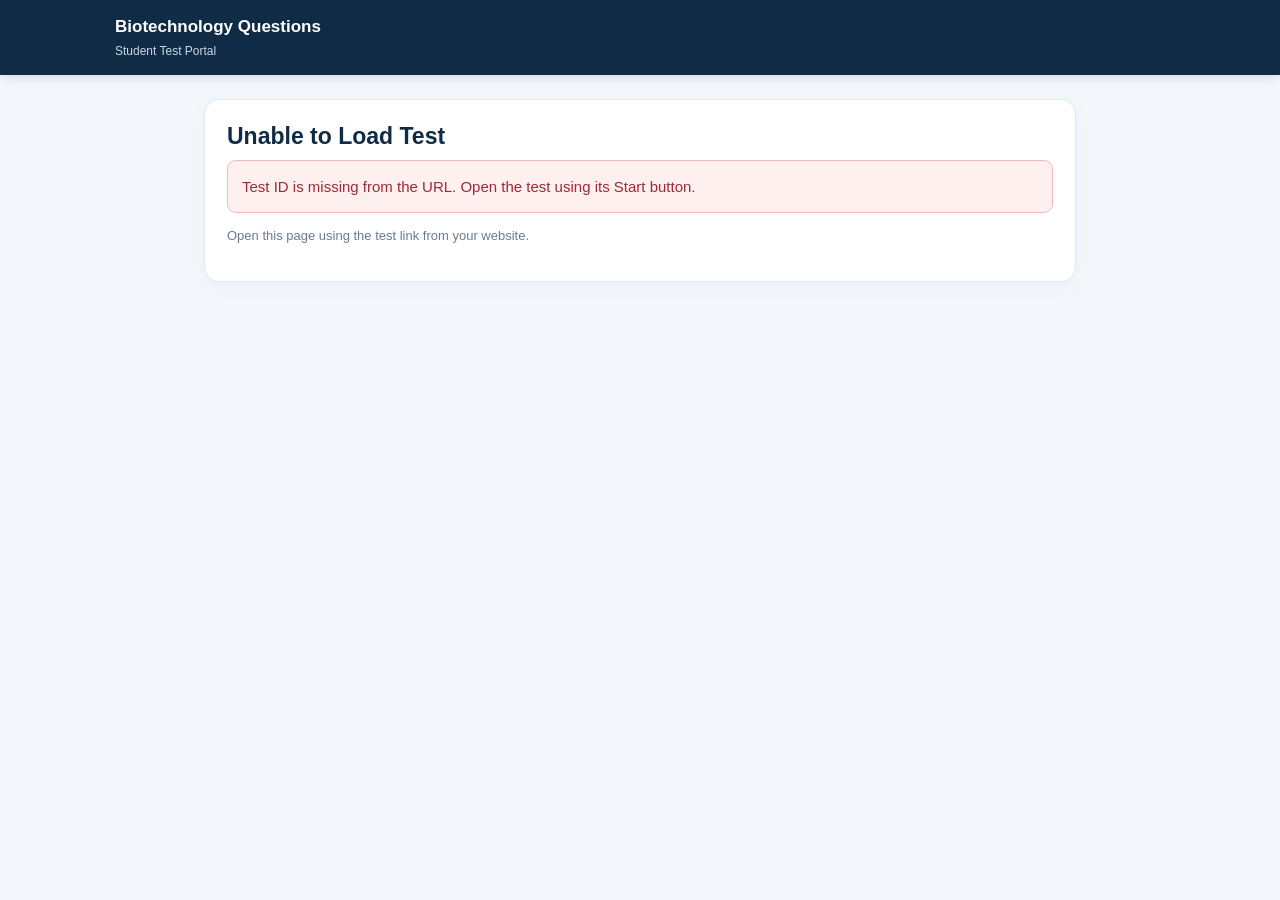
<file: student-test.html>
<!DOCTYPE html>
<html lang="en">
<head>
<meta charset="UTF-8">
<meta name="viewport" content="width=device-width, initial-scale=1.0">
<meta name="theme-color" content="#102b46">
<title>Biotechnology Questions | Student Test</title>

<style>
:root {
  --navy: #102b46;
  --blue: #2463eb;
  --green: #16845b;
  --red: #c83d4d;
  --amber: #b77916;
  --text: #19283b;
  --muted: #6b7b90;
  --border: #e1e8f0;
  --background: #f3f6fb;
  --white: #ffffff;
}

* {
  box-sizing: border-box;
}

html {
  scroll-behavior: smooth;
}

body {
  margin: 0;
  background: var(--background);
  color: var(--text);
  font-family: Arial, Helvetica, sans-serif;
  font-size: 15px;
  line-height: 1.55;
}

[hidden] {
  display: none !important;
}

button,
input,
textarea {
  font: inherit;
}

button {
  cursor: pointer;
}

button:disabled {
  opacity: 0.55;
  cursor: not-allowed;
}

button:focus-visible,
input:focus-visible,
textarea:focus-visible {
  outline: 3px solid #9bbaff;
  outline-offset: 2px;
}

.topbar {
  background: var(--navy);
  color: var(--white);
  padding: 14px 18px;
  position: sticky;
  top: 0;
  z-index: 20;
  box-shadow: 0 2px 10px #102b4620;
}

.topbar-inner {
  max-width: 1050px;
  margin: auto;
  display: flex;
  align-items: center;
  justify-content: space-between;
  gap: 12px;
}

.brand {
  min-width: 0;
}

.brand-title {
  font-size: 17px;
  font-weight: 800;
  margin: 0;
}

.brand-subtitle {
  font-size: 12px;
  color: #cbd8e8;
  margin-top: 2px;
}

.page {
  max-width: 900px;
  margin: 24px auto;
  padding: 0 14px 40px;
}

.card {
  background: var(--white);
  border: 1px solid var(--border);
  border-radius: 15px;
  padding: 22px;
  box-shadow: 0 5px 20px #102b4608;
}

.card + .card {
  margin-top: 16px;
}

.page-title {
  font-size: 23px;
  line-height: 1.3;
  margin: 0 0 8px;
  color: var(--navy);
  overflow-wrap: anywhere;
}

.muted {
  color: var(--muted);
}

.small {
  font-size: 13px;
}

.btn {
  border: 0;
  border-radius: 9px;
  padding: 11px 16px;
  font-weight: 700;
  transition: opacity 0.15s;
}

.btn:active {
  opacity: 0.8;
}

.btn-primary {
  background: var(--blue);
  color: white;
}

.btn-secondary {
  background: #eaf0f8;
  color: var(--navy);
}

.btn-success {
  background: var(--green);
  color: white;
}

.btn-danger {
  background: var(--red);
  color: white;
}

.btn-outline {
  background: white;
  border: 1px solid var(--border);
  color: var(--text);
}

.full-button {
  width: 100%;
}

.meta-grid {
  display: grid;
  grid-template-columns: repeat(2, minmax(0, 1fr));
  gap: 10px;
  margin: 20px 0;
}

.meta-item {
  padding: 12px;
  border: 1px solid var(--border);
  border-radius: 10px;
  min-width: 0;
}

.meta-label {
  display: block;
  color: var(--muted);
  font-size: 12px;
  margin-bottom: 3px;
}

.meta-value {
  font-weight: 700;
  overflow-wrap: anywhere;
}

.test-toolbar {
  display: flex;
  align-items: center;
  justify-content: space-between;
  flex-wrap: wrap;
  gap: 12px;
  margin-bottom: 14px;
}

.test-toolbar h2 {
  font-size: 18px;
  margin: 0;
}

.timer {
  border-radius: 9px;
  padding: 8px 12px;
  background: #edf3ff;
  color: var(--navy);
  font-weight: 800;
  font-variant-numeric: tabular-nums;
}

.timer.warning {
  background: #fff0e9;
  color: #b93826;
}

.progress-track {
  width: 100%;
  height: 7px;
  background: #e8edf5;
  border-radius: 99px;
  overflow: hidden;
  margin: 14px 0 18px;
}

.progress-fill {
  height: 100%;
  width: 0;
  background: var(--blue);
  border-radius: inherit;
  transition: width 0.2s;
}

.question-info {
  display: flex;
  justify-content: space-between;
  align-items: center;
  flex-wrap: wrap;
  gap: 8px;
  margin-bottom: 15px;
}

.question-number {
  color: var(--navy);
  font-weight: 800;
  font-size: 16px;
}

.question-marks {
  font-size: 11px;
  color: var(--muted);
  background: transparent;
  padding: 4px 0 0;
  margin-top: 6px;
  text-align: right;
}

.section-name {
  font-size: 13px;
  font-weight: 700;
  color: var(--blue);
  margin-bottom: 8px;
}

.question-text {
  font-size: 17px;
  line-height: 1.7;
  overflow-wrap: anywhere;
  margin: 0 0 20px;
}

.question-text img,
.option-label img,
.explanation img {
  max-width: 100%;
  height: auto;
}

.question-options {
  display: grid;
  gap: 11px;
}

.option-row {
  display: flex;
  align-items: flex-start;
  gap: 11px;
  padding: 13px;
  border: 1px solid var(--border);
  border-radius: 10px;
  background: white;
  cursor: pointer;
  overflow-wrap: anywhere;
}

.option-row:has(input:checked) {
  border-color: var(--blue);
  background: #f0f5ff;
}

.option-row input {
  margin-top: 5px;
  accent-color: var(--blue);
  flex-shrink: 0;
}

.option-label {
  flex: 1;
  min-width: 0;
}

.answer-input {
  width: 100%;
  padding: 13px;
  border: 1px solid var(--border);
  border-radius: 9px;
  background: white;
  color: var(--text);
}

.answer-input:focus {
  border-color: var(--blue);
}

.practice-feedback {
  margin-top: 18px;
  border-radius: 10px;
  padding: 14px;
  overflow-wrap: anywhere;
}

.feedback-correct {
  background: #e8f7ef;
  border: 1px solid #a6dfc0;
  color: #11633e;
}

.feedback-incorrect {
  background: #fff0f0;
  border: 1px solid #efb9bf;
  color: #9e2938;
}

.feedback-neutral {
  background: #edf3ff;
  border: 1px solid #c6d8ff;
  color: var(--navy);
}

.explanation {
  margin-top: 10px;
  padding-top: 10px;
  border-top: 1px solid #00000012;
}

.question-navigation {
  display: flex;
  align-items: center;
  flex-wrap: wrap;
  gap: 9px;
  margin-top: 22px;
}

.question-navigation .spacer {
  flex: 1;
}

.result-score {
  font-size: 34px;
  font-weight: 800;
  color: var(--navy);
  margin: 8px 0;
  overflow-wrap: anywhere;
}

.result-grid {
  display: grid;
  grid-template-columns: repeat(2, minmax(0, 1fr));
  gap: 10px;
  margin: 18px 0;
}

.result-item {
  padding: 14px;
  background: #f7f9fc;
  border: 1px solid var(--border);
  border-radius: 10px;
}

.result-item strong {
  display: block;
  font-size: 20px;
}

.review-item {
  border: 1px solid var(--border);
  border-radius: 11px;
  padding: 16px;
  margin-top: 12px;
  overflow-wrap: anywhere;
}

.review-item h3 {
  font-size: 15px;
  margin: 0 0 10px;
}

.review-line {
  margin-top: 7px;
}

.palette-toggle {
  min-width: 42px;
}

.palette-overlay {
  position: fixed;
  inset: 0;
  background: #09182b80;
  z-index: 40;
}

.palette-panel {
  position: fixed;
  top: 0;
  right: 0;
  bottom: 0;
  width: min(390px, 92vw);
  background: white;
  z-index: 41;
  display: flex;
  flex-direction: column;
  box-shadow: -8px 0 30px #00000018;
}

.palette-header {
  padding: 17px;
  display: flex;
  justify-content: space-between;
  align-items: center;
  gap: 10px;
  border-bottom: 1px solid var(--border);
}

.palette-header h2 {
  font-size: 18px;
  margin: 0;
}

.palette-content {
  padding: 16px;
  overflow-y: auto;
  flex: 1;
}

.palette-legend {
  display: grid;
  grid-template-columns: 1fr 1fr;
  gap: 10px;
  font-size: 12px;
  margin-bottom: 20px;
}

.legend-item {
  display: flex;
  align-items: center;
  gap: 7px;
}

.status-dot {
  display: inline-flex;
  align-items: center;
  justify-content: center;
  width: 12px;
  height: 12px;
  flex: 0 0 12px;
  border-radius: 4px;
  border: 1px solid #cbd4e0;
  background: #edf1f6;
}

.status-not-visited {
  background: #edf1f6;
  border-color: #cbd4e0;
}

.status-unanswered {
  background: #fff0d2;
  border-color: #e4b85f;
}

.status-answered {
  background: #16845b;
  border-color: #16845b;
}

.status-marked {
  background: #8254c7;
  border-color: #8254c7;
}

.palette-section {
  margin-bottom: 20px;
}

.palette-section-title {
  font-weight: 800;
  font-size: 14px;
  margin-bottom: 10px;
  overflow-wrap: anywhere;
}

.palette-grid {
  display: grid;
  grid-template-columns: repeat(5, minmax(0, 1fr));
  gap: 9px;
}

.palette-question {
  min-width: 0;
  aspect-ratio: 1;
  border-radius: 8px;
  border: 1px solid #cbd4e0;
  background: #edf1f6;
  color: var(--text);
  font-weight: 700;
  padding: 4px;
}

.palette-question.status-unanswered {
  background: #fff0d2;
  border-color: #e4b85f;
}

.palette-question.status-answered {
  background: #16845b;
  border-color: #16845b;
  color: white;
}

.palette-question.status-marked {
  background: #8254c7;
  border-color: #8254c7;
  color: white;
}

.palette-question.current {
  outline: 3px solid var(--blue);
  outline-offset: 2px;
}

.palette-question:focus-visible {
  outline: 3px solid var(--blue);
  outline-offset: 2px;
}

.palette-section + .palette-section {
  border-top: 1px solid var(--border);
  padding-top: 16px;
}

.empty-message {
  padding: 14px;
  border-radius: 9px;
  background: #f7f9fc;
  color: var(--muted);
}

.error-message {
  padding: 14px;
  border-radius: 9px;
  background: #fff0f0;
  border: 1px solid #efb9bf;
  color: #9e2938;
  overflow-wrap: anywhere;
}

.section-result {
  padding: 13px 0;
  border-bottom: 1px solid var(--border);
}

.section-result:last-child {
  border-bottom: 0;
}

@media (max-width: 520px) {
  .topbar {
    padding: 12px;
  }

  .brand-title {
    font-size: 15px;
  }

  .page {
    margin: 16px auto;
    padding: 0 10px 28px;
  }

  .card {
    padding: 16px;
    border-radius: 12px;
  }

  .page-title {
    font-size: 21px;
  }

  .meta-grid {
    grid-template-columns: 1fr 1fr;
    gap: 8px;
  }

  .meta-item {
    padding: 10px;
  }

  .question-text {
    font-size: 16px;
  }

  .question-navigation .spacer {
    display: none;
  }

  .question-navigation .btn {
    flex: 1 1 auto;
  }

  .result-score {
    font-size: 29px;
  }
}
  /* PART 4: Student question palette */
.student-palette-group {
  margin: 12px 0 18px;
}

.student-palette-group-title {
  font-size: 13px;
  font-weight: 700;
  margin-bottom: 10px;
  color: var(--text);
}

.student-palette-grid {
  display: grid;
  grid-template-columns: repeat(5, minmax(0, 1fr));
  gap: 8px;
}

.student-palette-question {
  min-height: 38px;
  border: 1px solid var(--border);
  border-radius: 8px;
  font-size: 13px;
  font-weight: 600;
  cursor: pointer;
  background: var(--card);
  color: var(--text);
}

.student-palette-question.status-not-visited {
  background: var(--card);
}

.student-palette-question.status-unanswered {
  background: #fff0d5;
  border-color: #e5a33b;
  color: #754600;
}

.student-palette-question.status-answered {
  background: #d9f5e3;
  border-color: #48a66b;
  color: #145b30;
}

.student-palette-question.status-marked {
  background: #eadfff;
  border-color: #9870dc;
  color: #512b91;
}

.student-palette-question.current-question {
  outline: 2px solid var(--text);
  outline-offset: 2px;
}

.student-palette-question:focus-visible {
  outline: 2px solid var(--text);
  outline-offset: 2px;
}
  .timer-warning {
  color: #b42318 !important;
  border-color: #b42318 !important;
  animation: studentTimerPulse 1s ease-in-out infinite alternate;
}

@keyframes studentTimerPulse {
  from { opacity: 1; }
  to { opacity: 0.65; }
}

.practice-feedback {
  margin-top: 14px;
  padding: 12px;
  border-radius: 8px;
  font-size: 14px;
}

.practice-feedback p {
  margin: 8px 0 0;
}

.practice-feedback.correct {
  background: #e5f7eb;
  border: 1px solid #48a66b;
  color: #145b30;
}

.practice-feedback.incorrect {
  background: #fff0f0;
  border: 1px solid #d96a6a;
  color: #8a2020;
}
  #checkMSQBtn {
  display: inline-block;
  width: auto;
  margin-top: 10px;
  padding: 7px 14px;
  border: 1px solid #176b45;
  border-radius: 6px;
  background: #176b45;
  color: #ffffff;
  font-size: 13px;
  font-weight: 600;
  cursor: pointer;
}

#checkMSQBtn:disabled {
  background: #176b45;
  border-color: #176b45;
  color: #ffffff;
  opacity: 0.65;
  cursor: not-allowed;
}

#checkMSQBtn[hidden] {
  display: none !important;
}
  /* RESULT SCREEN DESIGN - COLORFUL */

#resultView {
  padding: 18px;
  background: linear-gradient(180deg, #eef2ff 0%, var(--bg) 360px);
}

#resultView > .small {
  color: #4f46e5;
  font-weight: 800;
  letter-spacing: 2px;
}

#resultView > .page-title {
  margin: 5px 0 20px;
  color: #172554;
  font-size: 28px;
  font-weight: 850;
}

#resultSummary {
  position: relative;
  overflow: hidden;
  padding: 22px 18px;
  margin-bottom: 18px;
  border: none;
  border-radius: 20px;
  background: linear-gradient(135deg, #312e81 0%, #4f46e5 55%, #7c3aed 100%);
  color: #ffffff;
  box-shadow: 0 10px 25px rgba(79, 70, 229, 0.22);
}

#resultSummary h2 {
  margin: 0 0 15px;
  color: #e0e7ff;
  font-size: 16px;
  font-weight: 700;
}

#resultSummary p:first-of-type {
  margin: 8px 0 20px;
  color: #ffffff;
  font-size: 27px;
  font-weight: 850;
  line-height: 1.5;
  overflow-wrap: anywhere;
}

#resultSummary p:not(:first-of-type) {
  display: inline-block;
  vertical-align: top;
  width: calc(50% - 7px);
  box-sizing: border-box;
  min-height: 64px;
  padding: 13px 10px;
  margin: 4px 3px 4px 0;
  border: 1px solid rgba(255,255,255,.23);
  border-radius: 12px;
  background: rgba(255,255,255,.12);
  color: #ffffff;
  font-size: 13px;
  font-weight: 700;
  line-height: 1.5;
}

#sectionResults,
#answerReview {
  padding: 17px;
  margin-top: 18px;
  border: 1px solid #e0e7ff;
  border-radius: 17px;
  background: var(--card);
  box-shadow: 0 5px 18px rgba(30, 41, 59, .05);
}

#sectionResults h3,
#answerReview h3 {
  margin: 0 0 16px;
  color: #3730a3;
  font-size: 18px;
  font-weight: 800;
}

#sectionResults p {
  padding: 13px;
  margin: 10px 0;
  border: 1px solid #dbeafe;
  border-left: 4px solid #6366f1;
  border-radius: 10px;
  background: #f5f7ff;
  color: #27345b;
  font-size: 13px;
  line-height: 1.7;
  overflow-wrap: anywhere;
}

.answer-review-item {
  padding: 14px;
  margin: 12px 0;
  border: 1px solid #e0e7ff;
  border-radius: 13px;
  background: #f8faff;
  overflow-wrap: anywhere;
}

.answer-review-item p {
  margin: 8px 0;
  color: #334155;
  font-size: 13px;
  line-height: 1.7;
}

.answer-review-item p:first-child {
  color: #312e81;
  font-size: 14px;
  font-weight: 800;
}

#reattemptBtn {
  min-height: 48px;
  margin-top: 20px;
  border: none;
  border-radius: 12px;
  background: linear-gradient(100deg, #4f46e5, #7c3aed);
  color: #ffffff;
  font-size: 15px;
  font-weight: 800;
  box-shadow: 0 6px 15px rgba(79, 70, 229, .2);
}

#reattemptBtn:active {
  transform: scale(.98);
}

@media (max-width: 380px) {
  #resultView {
    padding: 13px;
  }

  #resultSummary {
    padding: 18px 13px;
  }

  #resultSummary p:first-of-type {
    font-size: 23px;
  }

  #resultSummary p:not(:first-of-type) {
    width: calc(50% - 5px);
    padding: 11px 7px;
    font-size: 12px;
  }

  #sectionResults,
  #answerReview {
    padding: 13px;
  }
}
  /* PREMIUM RESULT DASHBOARD */

#resultSummary {
  padding: 0;
  overflow: hidden;
  border: none;
  background: transparent;
  box-shadow: none;
}

#resultSummary .result-hero {
  padding: 24px 20px;
  border-radius: 22px;
  color: #fff;
  background: linear-gradient(135deg, #172554, #4338ca 60%, #7c3aed);
  box-shadow: 0 12px 28px rgba(67, 56, 202, .22);
}

#resultSummary .result-eyebrow {
  margin: 0 0 12px;
  color: #c7d2fe;
  font-size: 11px;
  font-weight: 800;
  letter-spacing: 2px;
}

#resultSummary .result-hero h2 {
  margin: 0 0 18px;
  color: #fff;
  font-size: 19px;
}

#resultSummary .result-score {
  display: flex;
  flex-wrap: wrap;
  align-items: baseline;
  gap: 5px;
}

#resultSummary .result-score > span:first-child {
  font-size: 38px;
  font-weight: 850;
  line-height: 1.2;
}

#resultSummary .result-score-total {
  color: #ddd6fe;
  font-size: 13px;
  font-weight: 600;
}

#resultSummary .result-percentage {
  margin: 10px 0 15px;
  color: #d1fae5;
  font-size: 14px;
  font-weight: 700;
}

#resultSummary .result-progress {
  height: 9px;
  overflow: hidden;
  border-radius: 20px;
  background: rgba(255,255,255,.2);
}

#resultSummary .result-progress-fill {
  height: 100%;
  border-radius: inherit;
  background: linear-gradient(90deg, #6ee7b7, #34d399);
  transition: width .5s ease;
}

#resultSummary .result-stats {
  display: grid;
  grid-template-columns: repeat(3, minmax(0, 1fr));
  gap: 9px;
  margin-top: 13px;
}

#resultSummary .result-stat-card {
  display: flex;
  flex-direction: column;
  justify-content: center;
  gap: 6px;
  min-width: 0;
  padding: 14px 8px;
  border: 1px solid transparent;
  border-radius: 14px;
}

#resultSummary .result-stat-card strong {
  font-size: 25px;
  line-height: 1.2;
}

#resultSummary .result-stat-card span {
  font-size: 11px;
  font-weight: 700;
  overflow-wrap: anywhere;
}

#resultSummary .stat-correct {
  color: #166534;
  background: #dcfce7;
  border-color: #bbf7d0;
}

#resultSummary .stat-incorrect {
  color: #991b1b;
  background: #fee2e2;
  border-color: #fecaca;
}

#resultSummary .stat-unanswered {
  color: #1e40af;
  background: #dbeafe;
  border-color: #bfdbfe;
}

@media (max-width: 380px) {
  #resultSummary .result-hero {
    padding: 20px 15px;
  }

  #resultSummary .result-score > span:first-child {
    font-size: 32px;
  }

  #resultSummary .result-stats {
    gap: 6px;
  }

  #resultSummary .result-stat-card {
    padding: 12px 5px;
  }

  #resultSummary .result-stat-card strong {
    font-size: 22px;
  }

  #resultSummary .result-stat-card span {
    font-size: 10px;
  }
}
  /* PREMIUM SCORE POLISH */

#resultSummary .result-hero {
  background: linear-gradient(135deg, #172554 0%, #3730a3 48%, #6d28d9 100%);
  border: 1px solid rgba(255,255,255,.22);
  box-shadow: 0 12px 30px rgba(55,48,163,.28);
}

#resultSummary .result-hero h2 {
  color: #ffffff;
  font-size: 20px;
  letter-spacing: .3px;
  margin-bottom: 20px;
}

#resultSummary .result-score {
  align-items: baseline;
  gap: 7px;
  padding: 15px 14px;
  border-radius: 14px;
  background: rgba(255,255,255,.12);
  border: 1px solid rgba(255,255,255,.2);
}

#resultSummary .result-score > span:first-child {
  color: #ffffff;
  font-size: 44px;
  font-weight: 900;
  letter-spacing: -1px;
  text-shadow: 0 2px 12px rgba(0,0,0,.22);
}

#resultSummary .result-score-total {
  color: #f3e8ff;
  font-size: 14px;
  font-weight: 700;
}

#resultSummary .result-percentage {
  display: inline-block;
  margin: 14px 0;
  padding: 7px 12px;
  border-radius: 30px;
  background: #d1fae5;
  color: #065f46;
  font-size: 13px;
  font-weight: 900;
}

#resultSummary .result-progress {
  height: 10px;
  background: rgba(255,255,255,.24);
  border: 1px solid rgba(255,255,255,.16);
}

#resultSummary .result-progress-fill {
  background: linear-gradient(90deg, #6ee7b7, #34d399);
  box-shadow: 0 0 10px rgba(110,231,183,.45);
}

#resultSummary .result-stat-card {
  box-shadow: 0 4px 12px rgba(15,23,42,.06);
  border-width: 1px;
}

#resultSummary .result-stat-card strong {
  font-size: 27px;
  font-weight: 900;
}

#resultSummary .stat-correct strong {
  color: #15803d;
}

#resultSummary .stat-incorrect strong {
  color: #b91c1c;
}

#resultSummary .stat-unanswered strong {
  color: #1d4ed8;
}

@media (max-width: 380px) {
  #resultSummary .result-score > span:first-child {
    font-size: 39px;
  }

  #resultSummary .result-score-total {
    font-size: 12px;
  }
}
  /* RESULT SCREEN — FINAL VISUAL POLISH */

/* Make the score panel more compact */
#resultSummary .result-hero {
  padding: 22px 18px;
  border-radius: 22px;
  background: linear-gradient(135deg, #20265f 0%, #3827a4 55%, #6426d4 100%);
  box-shadow: 0 10px 24px rgba(56, 39, 164, 0.22);
}

#resultSummary .result-score {
  padding: 14px 16px;
  border-radius: 20px;
  background: rgba(255, 255, 255, 0.13);
  border: 1px solid rgba(255, 255, 255, 0.23);
}

#resultSummary .result-score > span:first-child {
  font-size: 42px;
  color: #ffffff;
  font-weight: 900;
}

#resultSummary .result-score-total {
  color: #f1f5ff;
  font-size: 14px;
}

/* Green percentage badge */
#resultSummary .result-percentage {
  padding: 10px 16px;
  border: 1px solid #16a34a;
  border-radius: 40px;
  background: linear-gradient(135deg, #166534, #047857);
  color: #ffffff;
  font-size: 19px;
  font-weight: 850;
  box-shadow: 0 3px 10px rgba(0, 0, 0, 0.18);
}

/* Progress bar */
#resultSummary .result-progress {
  height: 9px;
  margin-top: 4px;
  border-radius: 20px;
  background: rgba(255, 255, 255, 0.23);
}

#resultSummary .result-progress-fill {
  border-radius: 20px;
  background: linear-gradient(90deg, #6ee7b7, #34d399);
}

/* Compact coloured statistics */
#resultSummary .result-stats {
  gap: 10px;
  margin-top: 14px;
}

#resultSummary .result-stat-card {
  min-height: 76px;
  padding: 12px 10px;
  border-radius: 20px;
  box-shadow: 0 3px 9px rgba(15, 23, 42, 0.06);
}

#resultSummary .result-stat-card strong {
  font-size: 26px;
  font-weight: 900;
}

#resultSummary .result-stat-card span {
  font-size: 12px;
  font-weight: 650;
}

#resultSummary .stat-correct {
  background: #d9fbe6;
  border-color: #b1f2ca;
  color: #166534;
}

#resultSummary .stat-incorrect {
  background: #ffe2e2;
  border-color: #ffc5c5;
  color: #b91c1c;
}

#resultSummary .stat-unanswered {
  background: #dceafe;
  border-color: #bfd7ff;
  color: #1d4ed8;
}

/* Section-wise result cards */
#sectionResults {
  padding: 18px;
  border-radius: 22px;
  background: var(--card);
  border-color: #dce4f5;
  box-shadow: 0 7px 22px rgba(30, 41, 59, 0.05);
}

#sectionResults h3 {
  color: #3730a3;
  font-size: 20px;
  font-weight: 850;
}

#sectionResults p {
  padding: 15px;
  border: 1px solid #d9e5ff;
  border-left: 5px solid #6366f1;
  border-radius: 15px;
  background: #f3f6ff;
  color: #25345c;
  font-size: 14px;
  line-height: 1.7;
}

/* Answer review cards */
#answerReview {
  padding: 18px;
  border-radius: 22px;
  border-color: #dce4f5;
}

#answerReview h3 {
  color: #3730a3;
  font-size: 20px;
  font-weight: 850;
}

.answer-review-item {
  padding: 15px;
  border-radius: 14px;
  border-color: #dce5f5;
  background: #f7f9ff;
}

.answer-review-item p {
  font-size: 14px;
  line-height: 1.7;
}

/* Small mobile screens */
@media (max-width: 380px) {
  #resultSummary .result-hero {
    padding: 19px 14px;
  }

  #resultSummary .result-score > span:first-child {
    font-size: 36px;
  }

  #resultSummary .result-percentage {
    font-size: 16px;
  }

  #resultSummary .result-stat-card {
    padding: 11px 6px;
  }

  #resultSummary .result-stat-card strong {
    font-size: 23px;
  }

  #resultSummary .result-stat-card span {
    font-size: 11px;
  }

  #sectionResults,
  #answerReview {
    padding: 13px;
  }

  #sectionResults p {
    padding: 12px;
    font-size: 13px;
  }
}
  /* SECTION RESULT — STRONG OVERRIDE */

#resultView #sectionResults {
  display: block !important;
  padding: 18px !important;
  margin-top: 22px !important;
  border: 1px solid #dbe4ff !important;
  border-radius: 22px !important;
  background: #f1f5ff !important;
  box-shadow: 0 8px 22px rgba(55, 48, 163, 0.08) !important;
}

#resultView #sectionResults h3 {
  margin: 0 0 18px !important;
  color: #3730a3 !important;
  font-size: 20px !important;
  font-weight: 850 !important;
}

#resultView #sectionResults p {
  display: block !important;
  box-sizing: border-box !important;
  width: 100% !important;
  padding: 16px !important;
  margin: 12px 0 !important;
  border: 1px solid #d7e3ff !important;
  border-left: 5px solid #6366f1 !important;
  border-radius: 15px !important;
  background: #ffffff !important;
  color: #26345b !important;
  font-size: 14px !important;
  font-weight: 500 !important;
  line-height: 1.8 !important;
  overflow-wrap: anywhere !important;
  box-shadow: 0 3px 10px rgba(30, 41, 59, 0.04) !important;
}

#resultView #sectionResults p:last-child {
  margin-bottom: 0 !important;
}

@media (max-width: 380px) {
  #resultView #sectionResults {
    padding: 13px !important;
  }

  #resultView #sectionResults p {
    padding: 13px !important;
    font-size: 13px !important;
  }
}
  /* SECTION RESULT CARDS */

#resultView #sectionResults .section-result-card {
  display: block;
  width: 100%;
  box-sizing: border-box;
  margin: 12px 0;
  padding: 15px;
  border: 1px solid #dbe4ff;
  border-left: 5px solid #6366f1;
  border-radius: 15px;
  background: #ffffff;
  box-shadow: 0 4px 12px rgba(49, 46, 129, 0.07);
}

#resultView #sectionResults .section-result-top {
  display: flex;
  align-items: flex-start;
  justify-content: space-between;
  flex-wrap: wrap;
  gap: 8px;
  margin-bottom: 12px;
}

#resultView #sectionResults .section-result-name {
  flex: 1 1 150px;
  color: #202b55;
  font-size: 15px;
  font-weight: 800;
  line-height: 1.5;
  overflow-wrap: anywhere;
}

#resultView #sectionResults .section-result-marks {
  color: #4338ca;
  font-size: 13px;
  font-weight: 800;
  white-space: nowrap;
}

#resultView #sectionResults .section-result-details {
  display: flex;
  flex-wrap: wrap;
  gap: 7px;
}

#resultView #sectionResults .section-result-badge {
  display: inline-block;
  padding: 6px 9px;
  border-radius: 8px;
  font-size: 12px;
  font-weight: 700;
}

#resultView #sectionResults .section-correct {
  color: #166534;
  background: #dcfce7;
}

#resultView #sectionResults .section-incorrect {
  color: #b91c1c;
  background: #fee2e2;
}

#resultView #sectionResults .section-unanswered {
  color: #1d4ed8;
  background: #dbeafe;
}
</style>
</head>

<body>

<header class="topbar">
  <div class="topbar-inner">
    <div class="brand">
      <p class="brand-title">Biotechnology Questions</p>
      <div class="brand-subtitle">Student Test Portal</div>
    </div>

    <button
      type="button"
      class="btn btn-secondary palette-toggle"
      id="paletteToggle"
      hidden
      aria-label="Open question palette"
      aria-expanded="false"
    >Questions</button>
  </div>
</header>

<main class="page">

  <!-- Loading and error state -->
  <section class="card" id="loadingState">
    <h1 class="page-title">Loading test...</h1>
    <p class="muted">Please wait while we load your test.</p>
  </section>

  <!-- Test introduction -->
  <section class="card" id="introView" hidden>
    <p class="small muted">TEST INSTRUCTIONS</p>
    <h1 class="page-title" id="introTitle">Test</h1>
    <p class="muted" id="introDescription">
      Read the instructions before starting.
    </p>

    <div class="meta-grid" id="introMeta"></div>

    <div class="empty-message">
      <strong>Before you begin</strong>
      <ul>
        <li>Check the test duration and maximum marks.</li>
        <li>Use the question palette to navigate between questions.</li>
        <li>Review your answers before submitting.</li>
      </ul>
    </div>

    <button
      type="button"
      class="btn btn-primary full-button"
      id="startTestBtn"
    >Start Test</button>
  </section>

  <!-- Active test -->
  <section id="testView" hidden>

    <div class="card">
      <div class="test-toolbar">
        <h2 id="testTitle">Test</h2>
        <div class="timer" id="timerBox">
          Time left: <span id="timerValue">--:--</span>
        </div>
      </div>

      <div class="muted small" id="testMeta"></div>

      <div
        class="progress-track"
        role="progressbar"
        aria-label="Test progress"
        aria-valuemin="0"
        aria-valuemax="100"
        aria-valuenow="0"
        id="progressTrack"
      >
        <div class="progress-fill" id="progressFill"></div>
      </div>
    </div>

    <div class="card">
      <div class="section-name" id="sectionName"></div>

      <div class="question-info">
        <div class="question-number" id="questionNumber">Q1</div>
      
        <div class="muted small" id="questionCounter"></div>
      </div>

      <div class="question-text" id="questionText"></div>

      <div class="question-options" id="questionOptions"></div>

      <div
        class="practice-feedback"
        id="practiceFeedback"
        hidden
        aria-live="polite"
      ></div>
            <button id="checkMSQBtn" type="button" hidden>
        Check Answer
            </button>

      <div class="question-navigation">
        <button
          type="button"
          class="btn btn-secondary"
          id="prevBtn"
        >Previous</button>

        <button
          type="button"
          class="btn btn-outline"
          id="markBtn"
        >Mark for Review</button>

        <div class="spacer"></div>

        <button
          type="button"
          class="btn btn-primary"
          id="nextBtn"
        >Next</button>

        <button
          type="button"
          class="btn btn-success"
          id="submitBtn"
        >Submit Test</button>
        <p id="saveMessage" hidden>
  Answer saved ✓
        </p>
      </div>
      <div class="question-marks" id="questionMarks"></div>
    </div>

  </section>

  <!-- Result screen -->
  <section class="card" id="resultView" hidden>
    <p class="small muted">TEST COMPLETED</p>
    <h1 class="page-title">Your Result</h1>

    <div id="resultSummary"></div>

    <div id="sectionResults"></div>

    <div id="answerReview"></div>

    <button
      type="button"
      class="btn btn-primary full-button"
      id="reattemptBtn"
    >Reattempt Test</button>
  </section>

</main>

<!-- Question palette drawer -->
<div
  class="palette-overlay"
  id="paletteOverlay"
  hidden
></div>

<aside
  class="palette-panel"
  id="palettePanel"
  aria-label="Question palette"
  hidden
>
  <div class="palette-header">
    <h2>Question Palette</h2>
    <button
      type="button"
      class="btn btn-outline"
      id="paletteClose"
      aria-label="Close question palette"
    >Close</button>
  </div>

  <div class="palette-content">

    <!-- Keep the legend here only; JavaScript will render question buttons below. -->
    <div class="palette-legend" id="paletteLegend">
      <div class="legend-item">
        <span class="status-dot status-not-visited"></span>
        <span>Not Visited</span>
      </div>

      <div class="legend-item">
        <span class="status-dot status-unanswered"></span>
        <span>Unanswered</span>
      </div>

      <div class="legend-item">
        <span class="status-dot status-answered"></span>
        <span>Answered</span>
      </div>

      <div class="legend-item">
        <span class="status-dot status-marked"></span>
        <span>Marked for Review</span>
      </div>
    </div>

    <div id="paletteSections"></div>
  </div>
</aside>

<script>
"use strict";

/* ========== PART 2: TEST DATA & INITIALISATION ========== */

const StudentTest = {
  test: null,
  questions: [],
  sections: [],
  testId: "",
  mode: "mock",
  currentIndex: 0,
  answers: {},
  marked: {},
  visited: {},
  submitted: false,
  checkedMSQ: null,
  started: false,
  remainingSeconds: 0,
  timerInterval: null
};

function studentEscapeHTML(value) {
  return String(value ?? "").replace(/[&<>"']/g, function (char) {
    const entities = {
      "&": "&amp;",
      "<": "&lt;",
      ">": "&gt;",
      '"': "&quot;",
      "'": "&#39;"
    };
    return entities[char];
  });
}

function getStudentURLParameter(name) {
  return new URLSearchParams(window.location.search).get(name);
}

function getStudentQuestionType(question) {
  const type = String(question?.type ?? "mcq").toLowerCase();

  if (type.includes("msq") || type.includes("multiple select")) {
    return "msq";
  }

  if (type === "nat" || type.includes("numerical")) {
    return "nat";
  }

  if (
    type === "short" ||
    type.includes("short answer") ||
    type.includes("subjective")
  ) {
    return "short";
  }

  return "mcq";
}

function getStudentMode(test) {
  const rawType = String(test?.type ?? "mock").toLowerCase();

  if (rawType.includes("practice")) return "practice";
  if (rawType.includes("pyq") || rawType.includes("previous")) return "pyq";

  return "mock";
}

function formatStudentTestType(type) {
  if (type === "practice") return "Practice Test";
  if (type === "pyq") return "Previous Year Questions";
  return "Mock Test";
}

function getStudentModeLabel(mode) {
  return formatStudentTestType(mode);
}

function getStudentQuestionKey(question, index) {
  return "q-" + index + "-" + String(question?.id ?? index);
}

function getStudentQuestionMarks(question) {
  const value = Number(question?.marks);
  if (Number.isFinite(value)) return value;

  const defaultValue = Number(StudentTest.test?.defaultMarks);
  return Number.isFinite(defaultValue) ? defaultValue : 1;
}

function getStudentQuestionNegativeMarks(question) {
  const value = Number(question?.negativeMarks);
  if (Number.isFinite(value)) return value;

  const defaultValue = Number(StudentTest.test?.negativeMarking);
  return Number.isFinite(defaultValue) ? defaultValue : 0;
}

function getStudentQuestionText(question) {
  return String(question?.text ?? question?.question ?? "");
}

function getStudentSectionName(question) {
  if (!question) return "General Questions";

  const sectionId = question.sectionId;

  if (sectionId != null && String(sectionId) !== "") {
    const section = StudentTest.sections.find(
      item => String(item.id) === String(sectionId)
    );

    if (section) {
      return String(section.name ?? "Section");
    }
  }

  return "General Questions";
}

function showLoadError(message) {
  const loading = document.getElementById("loadingState");

  if (loading) {
    loading.innerHTML =
      '<h1 class="page-title">Unable to Load Test</h1>' +
      '<div class="error-message">' +
      studentEscapeHTML(message) +
      '</div>' +
      '<p class="muted small">Open this page using the test link from your website.</p>';
    loading.hidden = false;
  }

  document.getElementById("introView").hidden = true;
  document.getElementById("testView").hidden = true;
  document.getElementById("resultView").hidden = true;
  document.getElementById("paletteToggle").hidden = true;
  document.getElementById("palettePanel").hidden = true;
  document.getElementById("paletteOverlay").hidden = true;
}

function getStudentTestDuration(test) {
  const duration = Number(test?.duration);

  if (!Number.isFinite(duration) || duration <= 0) {
    return 0;
  }

  return Math.floor(duration * 60);
}

function getStudentTotalMarks(test, questions) {
  const storedTotal = Number(test?.totalMarks);

  if (
    Number.isFinite(storedTotal) &&
    storedTotal >= 0 &&
    test.totalMarks !== "" &&
    test.totalMarks != null
  ) {
    return storedTotal;
  }

  return questions.reduce(function (sum, question) {
    return sum + getStudentQuestionMarks(question);
  }, 0);
}

function loadSavedTest() {
  const testId = getStudentURLParameter("id");

  if (!testId) {
    showLoadError(
      "Test ID is missing from the URL. Open the test using its Start button."
    );
    return;
  }

  let savedTests;

  try {
    savedTests = JSON.parse(localStorage.getItem("bq_tests") || "[]");
  } catch (error) {
    showLoadError(
      "Saved test data could not be read. Please check the website's saved test data."
    );
    return;
  }

  if (!Array.isArray(savedTests)) {
    showLoadError("The saved tests data has an unexpected format.");
    return;
  }

  const test = savedTests.find(
    item => String(item?.id) === String(testId)
  );

  if (!test) {
    showLoadError(
      "This test was not found in the saved tests. Make sure it has been saved in Test Manager."
    );
    return;
  }

  if (!Array.isArray(test.questions) || test.questions.length === 0) {
    showLoadError("This test does not contain any saved questions.");
    return;
  }

  StudentTest.test = test;
  StudentTest.testId = String(test.id);
  StudentTest.mode = getStudentMode(test);
  StudentTest.questions = test.questions;
  StudentTest.sections = Array.isArray(test.sections) ? test.sections : [];
  StudentTest.remainingSeconds = getStudentTestDuration(test);

  const introTitle = document.getElementById("introTitle");
  const introDescription = document.getElementById("introDescription");
  const introMeta = document.getElementById("introMeta");

  introTitle.textContent = String(test.name || "Untitled Test");
  introDescription.textContent =
    formatStudentTestType(StudentTest.mode) +
    ". Read the test details before you begin.";

  const totalMarks = getStudentTotalMarks(test, StudentTest.questions);
  const duration = Number(test.duration) || 0;

  const metaItems = [
    ["Test Type", formatStudentTestType(StudentTest.mode)],
    ["Questions", StudentTest.questions.length],
    ["Maximum Marks", totalMarks],
    ["Duration", duration > 0 ? duration + " minutes" : "No time limit"],
    ["Subject", test.subject || "Not specified"],
    ["Exam", test.exam || "Not specified"]
  ];

  introMeta.innerHTML = metaItems.map(function (item) {
    return (
      '<div class="meta-item">' +
        '<span class="meta-label">' +
          studentEscapeHTML(item[0]) +
        '</span>' +
        '<span class="meta-value">' +
          studentEscapeHTML(item[1]) +
        '</span>' +
      '</div>'
    );
  }).join("");

  document.getElementById("loadingState").hidden = true;
  document.getElementById("introView").hidden = false;
  document.getElementById("testView").hidden = true;
  document.getElementById("resultView").hidden = true;
}

document.addEventListener("DOMContentLoaded", loadSavedTest);

/* ========== END OF PART 2 ========== */
  /* ========== PART 3: QUESTION DISPLAY & NAVIGATION ========== */

function getStudentCurrentQuestion() {
  return StudentTest.questions[StudentTest.currentIndex] || null;
}

function getStudentDisplayQuestionNumber(question, index) {
  /*
    Section-wise numbering will be enabled when we confirm
    the exact numbering setting saved by Test Manager.
    Until then, keep the numbering predictable.
  */
  const setting = StudentTest.test?.questionNumbering;

  const mode = String(
    typeof setting === "object" && setting !== null
      ? (setting.mode ?? setting.type ?? setting.value ?? "")
      : (setting ?? "")
  ).toLowerCase();

  const resetPerSection =
    mode.includes("reset") || mode.includes("section");

  if (!resetPerSection) {
    return index + 1;
  }

  const targetSection = question?.sectionId;

  let count = 0;

  for (let i = 0; i <= index; i++) {
    const other = StudentTest.questions[i];

    let isSameSection;

    if (targetSection != null && String(targetSection) !== "") {
      isSameSection =
        other?.sectionId != null &&
        String(other.sectionId) === String(targetSection);
    } else {
      isSameSection =
        getStudentSectionName(other) ===
        getStudentSectionName(question);
    }

    if (isSameSection) count++;
  }

  return count;
}

function saveCurrentStudentAnswer() {
  const question = getStudentCurrentQuestion();

  if (!question) return;

  const index = StudentTest.currentIndex;
  const key = getStudentQuestionKey(question, index);
  const type = getStudentQuestionType(question);
  const container = document.getElementById("questionOptions");

  if (!container) return;

  if (type === "mcq") {
    const selected = container.querySelector(
      'input[name="student-answer"]:checked'
    );

    StudentTest.answers[key] = selected
      ? Number(selected.value)
      : null;
  } else if (type === "msq") {
    const selected = Array.from(
      container.querySelectorAll(
        'input[name="student-answer"]:checked'
      )
    ).map(input => Number(input.value));

    StudentTest.answers[key] = selected;
  } else if (type === "nat" || type === "short") {
    const input = container.querySelector(
      '[name="student-answer"]'
    );

    StudentTest.answers[key] = input ? input.value.trim() : "";
  }
}

function isStudentAnswerPresent(question, index) {
  const key = getStudentQuestionKey(question, index);
  const answer = StudentTest.answers[key];
  const type = getStudentQuestionType(question);

  if (type === "mcq") {
    return answer !== null && answer !== undefined;
  }

  if (type === "msq") {
    return Array.isArray(answer) && answer.length > 0;
  }

  return answer !== null &&
    answer !== undefined &&
    String(answer).trim() !== "";
}

function renderStudentQuestion() {
  const question = getStudentCurrentQuestion();

  if (!question) return;

  const index = StudentTest.currentIndex;
  const key = getStudentQuestionKey(question, index);
  const type = getStudentQuestionType(question);

  const sectionName = document.getElementById("sectionName");
  const questionNumber = document.getElementById("questionNumber");
  const questionCounter = document.getElementById("questionCounter");
  const questionMarks = document.getElementById("questionMarks");
  const questionText = document.getElementById("questionText");
  const questionOptions = document.getElementById("questionOptions");
  const progressFill = document.getElementById("progressFill");
  const progressTrack = document.getElementById("progressTrack");
  const practiceFeedback = document.getElementById("practiceFeedback");

  sectionName.textContent = getStudentSectionName(question);

  questionNumber.textContent =
    "Q" + getStudentDisplayQuestionNumber(question, index);

  questionCounter.textContent =
    (index + 1) + " of " + StudentTest.questions.length;

  questionMarks.textContent =
    "Marks: " + getStudentQuestionMarks(question) +
    " | Negative: " + getStudentQuestionNegativeMarks(question);

  questionText.textContent = getStudentQuestionText(question);
  questionOptions.innerHTML = "";

  const progress = Math.round(
    ((index + 1) / StudentTest.questions.length) * 100
  );

  progressFill.style.width = progress + "%";
  progressTrack.setAttribute("aria-valuenow", String(progress));

  practiceFeedback.hidden = true;
  practiceFeedback.innerHTML = "";
  practiceFeedback.className = "practice-feedback";

  if (type === "mcq" || type === "msq") {
    const options = Array.isArray(question.options)
      ? question.options
      : [];

    if (options.length === 0) {
      questionOptions.innerHTML =
        '<div class="empty-message">No options were saved for this question.</div>';
    } else {
      options.forEach(function (option, optionIndex) {
        const optionText =
          typeof option === "object" && option !== null
            ? String(option.text ?? option.value ?? "")
            : String(option ?? "");

        const inputType = type === "msq" ? "checkbox" : "radio";
        const savedAnswer = StudentTest.answers[key];

        const isChecked = type === "msq"
          ? Array.isArray(savedAnswer) &&
            savedAnswer.includes(optionIndex)
          : savedAnswer === optionIndex;

        const label = document.createElement("label");
        label.className = "option-row";

        const input = document.createElement("input");
        input.type = inputType;
        input.name = "student-answer";
        input.value = String(optionIndex);
        input.checked = isChecked;

        const text = document.createElement("span");
        text.className = "option-label";
        text.textContent =
          String.fromCharCode(65 + optionIndex) + ". " + optionText;

        label.appendChild(input);
        label.appendChild(text);
        questionOptions.appendChild(label);
      });
    }
  } else {
    const input = document.createElement(
      type === "short" ? "textarea" : "input"
    );

    input.className = "answer-input";
    input.name = "student-answer";
    input.id = "studentAnswerInput";

    if (type === "short") {
      input.rows = 4;
      input.placeholder = "Type your answer here...";
        } else {
      input.type = "text";
      input.inputMode = "decimal";
      input.autocomplete = "off";
      input.placeholder = "Enter your numerical answer...";

      input.addEventListener("input", function () {
        const cleaned = input.value.replace(/[^0-9.-]/g, "");
        let result = "";

        for (let i = 0; i < cleaned.length; i++) {
          const char = cleaned[i];

          if (char >= "0" && char <= "9") {
            result += char;
          } else if (char === "." && !result.includes(".")) {
            result += char;
          } else if (
            char === "-" &&
            i === 0 &&
            !result.includes("-")
          ) {
            result += char;
          }
        }

        if (input.value !== result) {
          input.value = result;
        }

        saveCurrentStudentAnswer();
      });
    }

    input.value = StudentTest.answers[key] ?? "";
    questionOptions.appendChild(input);
  }

  document.getElementById("prevBtn").disabled = index === 0;

const nextBtn = document.getElementById("nextBtn");

if (index === StudentTest.questions.length - 1) {
  nextBtn.textContent = "Save";
  nextBtn.disabled = false;
} else {
  nextBtn.textContent = "Next";
  nextBtn.disabled = false;
}

  document.getElementById("markBtn").textContent =
    StudentTest.marked[key] ? "Unmark Review" : "Mark for Review";

  if (typeof renderStudentPalette === "function") {
    renderStudentPalette();
  }

  if (
    StudentTest.mode === "practice" &&
    isStudentAnswerPresent(question, index) &&
    typeof renderStudentPracticeFeedback === "function"
  ) {
    renderStudentPracticeFeedback();
  }
  updateMSQCheckButton();
}

function startStudentTest() {
    // Temporary local package-attempt tracking
  const params = new URLSearchParams(window.location.search);
  const packageId = params.get("packageId");

  if (packageId) {
    let packages = [];

    try {
      packages = JSON.parse(
        localStorage.getItem("bq_packages") || "[]"
      );
    } catch (error) {
      alert("Package information could not be loaded.");
      return;
    }

    const pkg = packages.find(
      p => String(p.id) === String(packageId)
    );

    if (!pkg || !(pkg.testIds || []).some(
      id => String(id) === String(StudentTest.testId)
    )) {
      alert("This test is not included in the selected package.");
      return;
    }

    const limit = pkg.attempts === "unlimited"
      ? Infinity
      : Number(pkg.attempts);

    const attemptKey =
      "bq_attempts_" + packageId + "_" + StudentTest.testId;

    let used = Number(localStorage.getItem(attemptKey) || "0");

    if (!Number.isFinite(limit) || limit < 0) {
      // Unlimited attempts are allowed.
    } else if (used >= limit) {
      alert("You have used all attempts allowed for this test in this package.");
      return;
    }

    localStorage.setItem(attemptKey, String(used + 1));
  }
  if (!StudentTest.test || StudentTest.questions.length === 0) return;

  StudentTest.started = true;
  StudentTest.submitted = false;
  StudentTest.currentIndex = 0;

  document.getElementById("introView").hidden = true;
  document.getElementById("testView").hidden = false;
  document.getElementById("resultView").hidden = true;
  document.getElementById("paletteToggle").hidden = false;

  const title = document.getElementById("testTitle");
  const meta = document.getElementById("testMeta");

  title.textContent = String(StudentTest.test.name || "Test");

  meta.textContent =
    formatStudentTestType(StudentTest.mode) +
    " | " + StudentTest.questions.length + " questions";

  const firstQuestion = StudentTest.questions[0];

  if (firstQuestion) {
    const firstKey = getStudentQuestionKey(firstQuestion, 0);
    StudentTest.visited[firstKey] = true;
  }

  renderStudentQuestion();

  if (typeof renderStudentPalette === "function") {
    renderStudentPalette();
  }
const timerBox = document.getElementById("timerBox");

if (StudentTest.mode === "practice") {
  stopStudentTimer();
  StudentTest.remainingSeconds = -1;

  if (timerBox) {
    timerBox.hidden = true;
  }
} else {
  if (timerBox) {
    timerBox.hidden = false;
  }

  if (typeof startStudentTimer === "function") {
    startStudentTimer();
  }
}
}

function goToStudentQuestion(newIndex) {
  if (StudentTest.submitted) return;

  if (
    newIndex < 0 ||
    newIndex >= StudentTest.questions.length
  ) {
    return;
  }

  saveCurrentStudentAnswer();

  StudentTest.currentIndex = newIndex;

  const question = getStudentCurrentQuestion();

  if (question) {
    const key = getStudentQuestionKey(
      question,
      StudentTest.currentIndex
    );

    StudentTest.visited[key] = true;
  }

  renderStudentQuestion();
}

document.getElementById("startTestBtn").addEventListener(
  "click",
  startStudentTest
);

document.getElementById("prevBtn").addEventListener(
  "click",
  function () {
    goToStudentQuestion(StudentTest.currentIndex - 1);
  }
);
document.getElementById("nextBtn").addEventListener(
  "click",
  function () {
    saveCurrentStudentAnswer();

    const isLastQuestion =
      StudentTest.currentIndex === StudentTest.questions.length - 1;

    if (isLastQuestion) {
  const message = document.getElementById("saveMessage");

  if (message) {
    message.hidden = false;
  }

  return;
    }

    goToStudentQuestion(StudentTest.currentIndex + 1);
  }
);

document.getElementById("markBtn").addEventListener(
  "click",
  function () {
    const question = getStudentCurrentQuestion();
    if (!question) return;

    const key = getStudentQuestionKey(
      question,
      StudentTest.currentIndex
    );

    StudentTest.marked[key] = !StudentTest.marked[key];

    renderStudentQuestion();
  }
);
document.getElementById("questionOptions").addEventListener(
  "change",
  function () {
    saveCurrentStudentAnswer();

    const question = getStudentCurrentQuestion();
    const type = getStudentQuestionType(question);

    if (type === "msq") {
      StudentTest.checkedMSQ = null;

      const feedback = document.getElementById("practiceFeedback");
      if (feedback) {
        feedback.hidden = true;
        feedback.replaceChildren();
      }
    } else if (
      StudentTest.mode === "practice" &&
      typeof renderStudentPracticeFeedback === "function"
    ) {
      renderStudentPracticeFeedback();
    }

    updateMSQCheckButton();

    if (typeof renderStudentPalette === "function") {
      renderStudentPalette();
    }
  }
);

document.getElementById("questionOptions").addEventListener(
  "input",
  function () {
    saveCurrentStudentAnswer();

    if (typeof renderStudentPalette === "function") {
      renderStudentPalette();
    }
  }
);
/* ========== END OF PART 3 ========== */
  /* ========== PART 4: QUESTION PALETTE ========== */

function getStudentPaletteStatus(question, index) {
  const key = getStudentQuestionKey(question, index);

  if (StudentTest.marked[key]) {
    return {
      className: "status-marked",
      label: "Marked for Review"
    };
  }

  if (!StudentTest.visited[key]) {
    return {
      className: "status-not-visited",
      label: "Not Visited"
    };
  }

  if (isStudentAnswerPresent(question, index)) {
    return {
      className: "status-answered",
      label: "Answered"
    };
  }

  return {
    className: "status-unanswered",
    label: "Unanswered"
  };
}

function renderStudentPalette() {
  const container = document.getElementById("paletteSections");

  if (!container || !Array.isArray(StudentTest.questions)) {
    return;
  }

  container.replaceChildren();

  const questions = StudentTest.questions;
  const sections = Array.isArray(StudentTest.sections)
    ? StudentTest.sections
    : [];

  const groups = [];
  const assignedIndexes = new Set();

  sections.forEach(function(section, sectionIndex) {
    const sectionId = String(section.id ?? "");

    const items = [];

    questions.forEach(function(question, questionIndex) {
      if (String(question.sectionId ?? "") === sectionId) {
        items.push({
          question: question,
          index: questionIndex
        });

        assignedIndexes.add(questionIndex);
      }
    });

    if (items.length > 0) {
      groups.push({
        title: section.name || ("Section " + (sectionIndex + 1)),
        items: items
      });
    }
  });

  const generalItems = [];

  questions.forEach(function(question, index) {
    if (!assignedIndexes.has(index)) {
      generalItems.push({
        question: question,
        index: index
      });
    }
  });

  if (generalItems.length > 0) {
    groups.push({
      title: sections.length > 0 ? "General Questions" : "Questions",
      items: generalItems
    });
  }

  groups.forEach(function(group) {
    const groupElement = document.createElement("div");
    groupElement.className = "student-palette-group";

    const heading = document.createElement("div");
    heading.className = "student-palette-group-title";
    heading.textContent = group.title;

    const grid = document.createElement("div");
    grid.className = "student-palette-grid";

    group.items.forEach(function(item) {
      const question = item.question;
      const index = item.index;
      const status = getStudentPaletteStatus(question, index);

      const button = document.createElement("button");
      button.type = "button";
      button.className =
        "student-palette-question " + status.className;

      if (index === StudentTest.currentIndex) {
        button.classList.add("current-question");
      }

      button.textContent = String(
        getStudentDisplayQuestionNumber(question, index)
      );

      button.setAttribute(
        "aria-label",
        "Question " +
          getStudentDisplayQuestionNumber(question, index) +
          ": " + status.label
      );

      button.title =
        "Question " +
        getStudentDisplayQuestionNumber(question, index) +
        " — " + status.label;

      button.addEventListener("click", function() {
        if (StudentTest.submitted) {
          return;
        }

        goToStudentQuestion(index);
        closeStudentPalette();
      });

      grid.appendChild(button);
    });

    groupElement.appendChild(heading);
    groupElement.appendChild(grid);
    container.appendChild(groupElement);
  });
}

function openStudentPalette() {
  if (!StudentTest.started || StudentTest.submitted) {
    return;
  }

  const overlay = document.getElementById("paletteOverlay");
  const panel = document.getElementById("palettePanel");
  const toggle = document.getElementById("paletteToggle");

  renderStudentPalette();

  if (overlay) {
    overlay.hidden = false;
  }

  if (panel) {
    panel.hidden = false;
  }

  if (toggle) {
    toggle.setAttribute("aria-expanded", "true");
  }
}

function closeStudentPalette() {
  const overlay = document.getElementById("paletteOverlay");
  const panel = document.getElementById("palettePanel");
  const toggle = document.getElementById("paletteToggle");

  if (overlay) {
    overlay.hidden = true;
  }

  if (panel) {
    panel.hidden = true;
  }

  if (toggle) {
    toggle.setAttribute("aria-expanded", "false");
  }
}

const studentPaletteToggle =
  document.getElementById("paletteToggle");

const studentPaletteClose =
  document.getElementById("paletteClose");

const studentPaletteOverlay =
  document.getElementById("paletteOverlay");

if (studentPaletteToggle) {
  studentPaletteToggle.addEventListener("click", function() {
    openStudentPalette();
  });
}

if (studentPaletteClose) {
  studentPaletteClose.addEventListener("click", function() {
    closeStudentPalette();
  });
}

if (studentPaletteOverlay) {
  studentPaletteOverlay.addEventListener("click", function(event) {
    if (event.target === studentPaletteOverlay) {
      closeStudentPalette();
    }
  });
}

document.addEventListener("keydown", function(event) {
  if (event.key === "Escape") {
    closeStudentPalette();
  }
});

/* Show the palette button after the student starts the test. */
const studentPaletteStartButton =
  document.getElementById("startTestBtn");

if (studentPaletteStartButton) {
  studentPaletteStartButton.addEventListener("click", function() {
    const toggle = document.getElementById("paletteToggle");

    if (toggle && StudentTest.started) {
      toggle.hidden = false;
    }
  });
}

/* ========== END OF PART 4 ========== */
  /* ========== PART 5A: PRACTICE FEEDBACK ========== */

function getStudentExpectedAnswer(question) {
  const type = getStudentQuestionType(question);

  if (type === "mcq" || type === "msq") {
    const correct = question.correctAnswers;

    if (Array.isArray(correct)) {
      return correct.map(function(index) {
        const option = question.options?.[Number(index)];
        return typeof option === "string"
          ? option
          : (option?.text ?? "");
      }).filter(Boolean);
    }

    return [];
  }

  if (type === "nat") {
    return [String(question.natAnswer ?? "")];
  }

  return [];
}

function checkStudentPracticeAnswer(question, index) {
  const key = getStudentQuestionKey(question, index);
  const answer = StudentTest.answers[key];
  const type = getStudentQuestionType(question);

  if (type === "mcq") {
    const correct = Array.isArray(question.correctAnswers)
      ? question.correctAnswers.map(Number)
      : [];

    return answer !== null &&
      answer !== undefined &&
      correct.includes(Number(answer));
  }

  if (type === "msq") {
    const correct = Array.isArray(question.correctAnswers)
      ? question.correctAnswers.map(Number).sort(function(a, b) {
          return a - b;
        })
      : [];

    const selected = Array.isArray(answer)
      ? answer.map(Number).sort(function(a, b) {
          return a - b;
        })
      : [];

    return correct.length > 0 &&
      correct.length === selected.length &&
      correct.every(function(value, i) {
        return value === selected[i];
      });
  }

  if (type === "nat") {
    const expected = Number(question.natAnswer);
    const actual = Number(answer);
    const tolerance = Math.abs(Number(question.natTolerance) || 0);

    return String(answer ?? "").trim() !== "" &&
      Number.isFinite(actual) &&
      Number.isFinite(expected) &&
      Math.abs(actual - expected) <= tolerance;
  }

  return null;
}

function renderStudentPracticeFeedback() {
  const box = document.getElementById("practiceFeedback");
  const question = getStudentCurrentQuestion();

  if (!box || !question) {
    return;
  }

  box.replaceChildren();
  box.hidden = true;

  if (
    StudentTest.mode !== "practice" ||
    !isStudentAnswerPresent(question, StudentTest.currentIndex)
  ) {
    return;
  }

  const type = getStudentQuestionType(question);
if (type === "msq") {
  const key = getStudentQuestionKey(
    question,
    StudentTest.currentIndex
  );

  if (StudentTest.checkedMSQ !== key) {
    return;
  }
    }
  if (type === "short") {
    return;
  }

  const correct = checkStudentPracticeAnswer(
    question,
    StudentTest.currentIndex
  );

  if (correct === null) {
    return;
  }

  box.hidden = false;
  box.className = correct
    ? "practice-feedback correct"
    : "practice-feedback incorrect";

  const heading = document.createElement("strong");
  heading.textContent = correct ? "Correct answer!" : "Incorrect answer";
  box.appendChild(heading);

  if (!correct) {
    const expectedAnswers = getStudentExpectedAnswer(question);

    if (expectedAnswers.length > 0) {
      const answerLine = document.createElement("p");
      answerLine.textContent =
        "Correct answer: " + expectedAnswers.join(", ");
      box.appendChild(answerLine);
    }
  }

  if (question.explanation) {
    const explanation = document.createElement("p");
    explanation.textContent = "Explanation: " + question.explanation;
    box.appendChild(explanation);
  }
}

/* ========== END OF PART 5A ========== */
  /* ========== PART 5B: COUNTDOWN TIMER ========== */

function stopStudentTimer() {
  if (StudentTest.timerInterval) {
    clearInterval(StudentTest.timerInterval);
    StudentTest.timerInterval = null;
  }
}

function formatStudentTime(seconds) {
  const safeSeconds = Math.max(0, seconds);
  const minutes = Math.floor(safeSeconds / 60);
  const remaining = safeSeconds % 60;

  return String(minutes).padStart(2, "0") +
    ":" +
    String(remaining).padStart(2, "0");
}

function updateStudentTimerDisplay() {
  const display = document.getElementById("timerValue");
  const box = document.getElementById("timerBox");

  if (!display || !box) {
    return;
  }

  if (StudentTest.remainingSeconds < 0) {
    display.textContent = "--:--";
    box.classList.remove("timer-warning");
    return;
  }

  display.textContent = formatStudentTime(
    StudentTest.remainingSeconds
  );

  box.classList.toggle(
    "timer-warning",
    StudentTest.remainingSeconds <= 60
  );
}

function startStudentTimer() {
  stopStudentTimer();

  const durationSeconds = getStudentTestDuration(StudentTest.test);

  if (!durationSeconds || durationSeconds <= 0) {
    StudentTest.remainingSeconds = -1;
    updateStudentTimerDisplay();
    return;
  }

  StudentTest.remainingSeconds = durationSeconds;
  updateStudentTimerDisplay();

  StudentTest.timerInterval = setInterval(function() {
    if (StudentTest.submitted) {
      stopStudentTimer();
      return;
    }

    StudentTest.remainingSeconds -= 1;
    updateStudentTimerDisplay();

    if (StudentTest.remainingSeconds <= 0) {
      StudentTest.remainingSeconds = 0;
      updateStudentTimerDisplay();
      stopStudentTimer();

      if (typeof submitStudentTest === "function") {
        submitStudentTest(true);
      } else {
        console.error(
          "Timer reached zero, but submitStudentTest() is not added yet."
        );
      }
    }
  }, 1000);
}

/* ========== END OF PART 5B ========== */
  const checkMSQBtn = document.getElementById("checkMSQBtn");

function updateMSQCheckButton() {
  if (!checkMSQBtn) return;

  const question = getStudentCurrentQuestion();
  const isMSQ = question && getStudentQuestionType(question) === "msq";

  checkMSQBtn.hidden = !(
    StudentTest.started &&
    !StudentTest.submitted &&
    StudentTest.mode === "practice" &&
    isMSQ
  );

  if (isMSQ) {
    const key = getStudentQuestionKey(question, StudentTest.currentIndex);
    checkMSQBtn.disabled =
      !isStudentAnswerPresent(question, StudentTest.currentIndex) ||
      StudentTest.checkedMSQ === key;
  }
}

checkMSQBtn.addEventListener("click", function() {
  const question = getStudentCurrentQuestion();

  if (
    !question ||
    getStudentQuestionType(question) !== "msq" ||
    !isStudentAnswerPresent(question, StudentTest.currentIndex)
  ) return;

  StudentTest.checkedMSQ = getStudentQuestionKey(
    question,
    StudentTest.currentIndex
  );

  renderStudentPracticeFeedback();
  updateMSQCheckButton();
});
  
function submitStudentTest(autoSubmit) {
  if (StudentTest.submitted || !StudentTest.started) return;

  saveCurrentStudentAnswer();

  const questions = StudentTest.questions;
  const totalQuestions = questions.length;
  let answeredCount = 0;

  questions.forEach(function(question, index) {
    if (isStudentAnswerPresent(question, index)) {
      answeredCount++;
    }
  });

  const unansweredCount = totalQuestions - answeredCount;

  // Manual submission asks for confirmation.
  // Timer submission skips confirmation.
  if (!autoSubmit) {
    const confirmed = window.confirm(
      "Are you sure you want to submit the test?\n\n" +
      "Answered: " + answeredCount + " / " + totalQuestions + "\n" +
      "Unanswered: " + unansweredCount
    );

    if (!confirmed) return;
  }

  StudentTest.submitted = true;
  stopStudentTimer();

  let correctCount = 0;
  let incorrectCount = 0;
  let ungradedCount = 0;
  let obtainedMarks = 0;

  const sectionScores = {};
  const reviewItems = [];

  questions.forEach(function(question, index) {
    const key = getStudentQuestionKey(question, index);
    const answered = isStudentAnswerPresent(question, index);
    const type = getStudentQuestionType(question);
    const marks = getStudentQuestionMarks(question);
    const negative = Math.abs(getStudentQuestionNegativeMarks(question));

    let correct = null;

    if (answered) {
      if (
        type === "mcq" ||
        type === "msq" ||
        type === "nat"
      ) {
        correct = checkStudentPracticeAnswer(question, index);
      } else {
        // Short answers are not automatically graded yet.
        ungradedCount++;
      }
    }

    if (!answered) {
      // No marks for unanswered questions.
    } else if (correct === true) {
      correctCount++;
      obtainedMarks += marks;
    } else if (correct === false) {
      incorrectCount++;
      obtainedMarks -= negative;
    }

    const sectionName = getStudentSectionName(question);

    if (!sectionScores[sectionName]) {
      sectionScores[sectionName] = {
        total: 0,
        correct: 0,
        incorrect: 0,
        unanswered: 0,
        marks: 0
      };
    }

    const section = sectionScores[sectionName];
    section.total++;

    if (!answered) {
      section.unanswered++;
    } else if (correct === true) {
      section.correct++;
      section.marks += marks;
    } else if (correct === false) {
      section.incorrect++;
      section.marks -= negative;
    }

    reviewItems.push({
      question: question,
      index: index,
      answered: answered,
      correct: correct,
      answer: StudentTest.answers[key]
    });
  });

  const totalMarks = getStudentTotalMarks(
    StudentTest.test,
    questions
  );

  const summary = document.getElementById("resultSummary");
  const sectionContainer = document.getElementById("sectionResults");
  const reviewContainer = document.getElementById("answerReview");
if (summary) {
  summary.replaceChildren();

  const percentage = totalMarks > 0
    ? Math.max(0, Math.min(100, (obtainedMarks / totalMarks) * 100))
    : 0;

  const hero = document.createElement("div");
  hero.className = "result-hero";


  const heading = document.createElement("h2");
  heading.textContent = "Your Performance";
  hero.appendChild(heading);

  const score = document.createElement("div");
  score.className = "result-score";

  const scoreValue = document.createElement("span");
  scoreValue.textContent = Number(obtainedMarks.toFixed(2));

  const scoreTotal = document.createElement("span");
  scoreTotal.className = "result-score-total";
  scoreTotal.textContent = " / " + totalMarks + " marks";

  score.appendChild(scoreValue);
  score.appendChild(scoreTotal);
  hero.appendChild(score);

  const percentageText = document.createElement("p");
  percentageText.className = "result-percentage";
  percentageText.textContent = percentage.toFixed(1) + "% score";
  hero.appendChild(percentageText);

  const progress = document.createElement("div");
  progress.className = "result-progress";

  const progressFill = document.createElement("div");
  progressFill.className = "result-progress-fill";
  progressFill.style.width = percentage + "%";

  progress.appendChild(progressFill);
  hero.appendChild(progress);
  summary.appendChild(hero);
  // Package attempt counter in result summary
  const attemptParams = new URLSearchParams(window.location.search);
  const attemptPackageId = attemptParams.get("packageId");

  if (attemptPackageId) {
    let attemptPackages = [];

    try {
      attemptPackages = JSON.parse(
        localStorage.getItem("bq_packages") || "[]"
      );
    } catch (error) {
      attemptPackages = [];
    }

    const attemptPackage = attemptPackages.find(
      p => String(p.id) === String(attemptPackageId)
    );

    if (attemptPackage) {
      const attemptKey =
        "bq_attempts_" + attemptPackageId + "_" + StudentTest.testId;

      const attemptsUsed = Number(
        localStorage.getItem(attemptKey) || "0"
      );

      const attemptLimit =
        attemptPackage.attempts === "unlimited"
          ? "Unlimited"
          : String(attemptPackage.attempts || "—");

      const attemptCard = document.createElement("div");
      attemptCard.className = "result-attempt-info";
      attemptCard.style.cssText =
        "margin:14px 0;padding:13px 16px;" +
        "border:1px solid #dbe7ee;border-radius:12px;" +
        "background:#f4f8fb;color:#183b40;" +
        "display:flex;justify-content:space-between;" +
        "align-items:center;gap:10px;flex-wrap:wrap;";

      const attemptLabel = document.createElement("span");
      attemptLabel.textContent = "Attempts Used";

      const attemptValue = document.createElement("strong");
      attemptValue.textContent =
        "Attempt " + attemptsUsed + " / " + attemptLimit;

      attemptCard.appendChild(attemptLabel);
      attemptCard.appendChild(attemptValue);
      summary.appendChild(attemptCard);
    }
}
  const stats = document.createElement("div");
  stats.className = "result-stats";

  [
    { label: "Correct", value: correctCount, className: "stat-correct" },
    { label: "Incorrect", value: incorrectCount, className: "stat-incorrect" },
    { label: "Unanswered", value: unansweredCount, className: "stat-unanswered" }
  ].forEach(function(item) {
    const card = document.createElement("div");
    card.className = "result-stat-card " + item.className;

    const number = document.createElement("strong");
    number.textContent = item.value;

    const label = document.createElement("span");
    label.textContent = item.label;

    card.appendChild(number);
    card.appendChild(label);
    stats.appendChild(card);
  });

  summary.appendChild(stats);
}

  if (sectionContainer) {
  sectionContainer.replaceChildren();

  const heading = document.createElement("h3");
  heading.textContent = "Section-wise Result";
  sectionContainer.appendChild(heading);

  Object.keys(sectionScores).forEach(function(name) {
    const data = sectionScores[name];

    const card = document.createElement("div");
    card.className = "section-result-card";

    const topRow = document.createElement("div");
    topRow.className = "section-result-top";

    const sectionTitle = document.createElement("strong");
    sectionTitle.className = "section-result-name";
    sectionTitle.textContent = name;

    const marks = document.createElement("span");
    marks.className = "section-result-marks";
    marks.textContent = "Marks: " + Number(data.marks.toFixed(2));

    topRow.appendChild(sectionTitle);
    topRow.appendChild(marks);
    card.appendChild(topRow);

    const details = document.createElement("div");
    details.className = "section-result-details";

    [
      {
        text: data.correct + " correct",
        className: "section-correct"
      },
      {
        text: data.incorrect + " incorrect",
        className: "section-incorrect"
      },
      {
        text: data.unanswered + " unanswered",
        className: "section-unanswered"
      }
    ].forEach(function(item) {
      const badge = document.createElement("span");
      badge.className = "section-result-badge " + item.className;
      badge.textContent = item.text;
      details.appendChild(badge);
    });

    card.appendChild(details);
    sectionContainer.appendChild(card);
  });
  }

  if (reviewContainer) {
    reviewContainer.replaceChildren();

    const heading = document.createElement("h3");
    heading.textContent = "Answer Review";
    reviewContainer.appendChild(heading);

    reviewItems.forEach(function(item) {
      const question = item.question;
      const type = getStudentQuestionType(question);
      const block = document.createElement("div");
      block.className = "answer-review-item";

      const title = document.createElement("p");
      title.textContent =
        "Q" + getStudentDisplayQuestionNumber(
          question,
          item.index
        ) + ". " + getStudentQuestionText(question);

      block.appendChild(title);

      const answerLine = document.createElement("p");

      if (!item.answered) {
        answerLine.textContent = "Your answer: Not answered";
      } else if (item.correct === null) {
        answerLine.textContent =
          "Your answer: " +
          (Array.isArray(item.answer)
            ? item.answer.join(", ")
            : String(item.answer)) +
          " (Manual review needed)";
      } else {
        answerLine.textContent =
          "Your answer: " +
          (Array.isArray(item.answer)
            ? item.answer.map(function(value) {
                return question.options?.[Number(value)]?.text ??
                  question.options?.[Number(value)] ??
                  String.fromCharCode(65 + Number(value));
              }).join(", ")
            : type === "mcq"
              ? String(
                  question.options?.[Number(item.answer)]?.text ??
                  question.options?.[Number(item.answer)] ??
                  String.fromCharCode(65 + Number(item.answer))
                )
              : String(item.answer)) +
          (item.correct ? " — Correct" : " — Incorrect");
      }

      block.appendChild(answerLine);

      if (
        type === "mcq" ||
        type === "msq"
      ) {
        const correctAnswers = Array.isArray(question.correctAnswers)
          ? question.correctAnswers
          : [];

        const correctLine = document.createElement("p");

        correctLine.textContent =
          "Correct answer: " +
          correctAnswers.map(function(value) {
            const option = question.options?.[Number(value)];
            return typeof option === "object" && option !== null
              ? String(option.text ?? option.value ?? "")
              : String(option ?? "");
          }).join(", ");

        block.appendChild(correctLine);
      } else if (type === "nat") {
        const correctLine = document.createElement("p");
        correctLine.textContent =
          "Correct answer: " + String(question.natAnswer ?? "");
        block.appendChild(correctLine);
      }

      if (question.explanation) {
        const explanation = document.createElement("p");
        explanation.textContent =
          "Explanation: " + question.explanation;
        block.appendChild(explanation);
      }

      reviewContainer.appendChild(block);
    });
  }

  document.getElementById("testView").hidden = true;
  document.getElementById("resultView").hidden = false;
  document.getElementById("paletteToggle").hidden = true;
  document.getElementById("palettePanel").hidden = true;
  document.getElementById("paletteOverlay").hidden = true;

  const reattemptBtn = document.getElementById("reattemptBtn");

  if (reattemptBtn) {
    reattemptBtn.hidden = false;
    reattemptBtn.disabled = false;
  }
}

// Manual Submit button: confirmation popup.
document.getElementById("submitBtn").addEventListener(
  "click",
  function() {
    submitStudentTest(false);
  }
);

// Basic reattempt. Package-based attempt enforcement
// will be connected when the package/backend rules are available.
document.getElementById("reattemptBtn").addEventListener(
  "click",
  function() {
    if (!StudentTest.submitted) return;

    stopStudentTimer();

    StudentTest.answers = {};
    StudentTest.marked = {};
    StudentTest.visited = {};
    StudentTest.checkedMSQ = null;
    StudentTest.currentIndex = 0;
    StudentTest.submitted = false;
    StudentTest.started = false;
    StudentTest.remainingSeconds = 0;

    const message = document.getElementById("saveMessage");
    if (message) message.hidden = true;

    document.getElementById("resultView").hidden = true;
    document.getElementById("testView").hidden = true;
    document.getElementById("introView").hidden = false;

    const startButton = document.getElementById("startTestBtn");
    if (startButton) {
      startButton.textContent = "Start Test";
    }

    window.scrollTo(0, 0);
  }
);

</script>

</body>
</html>
</file>
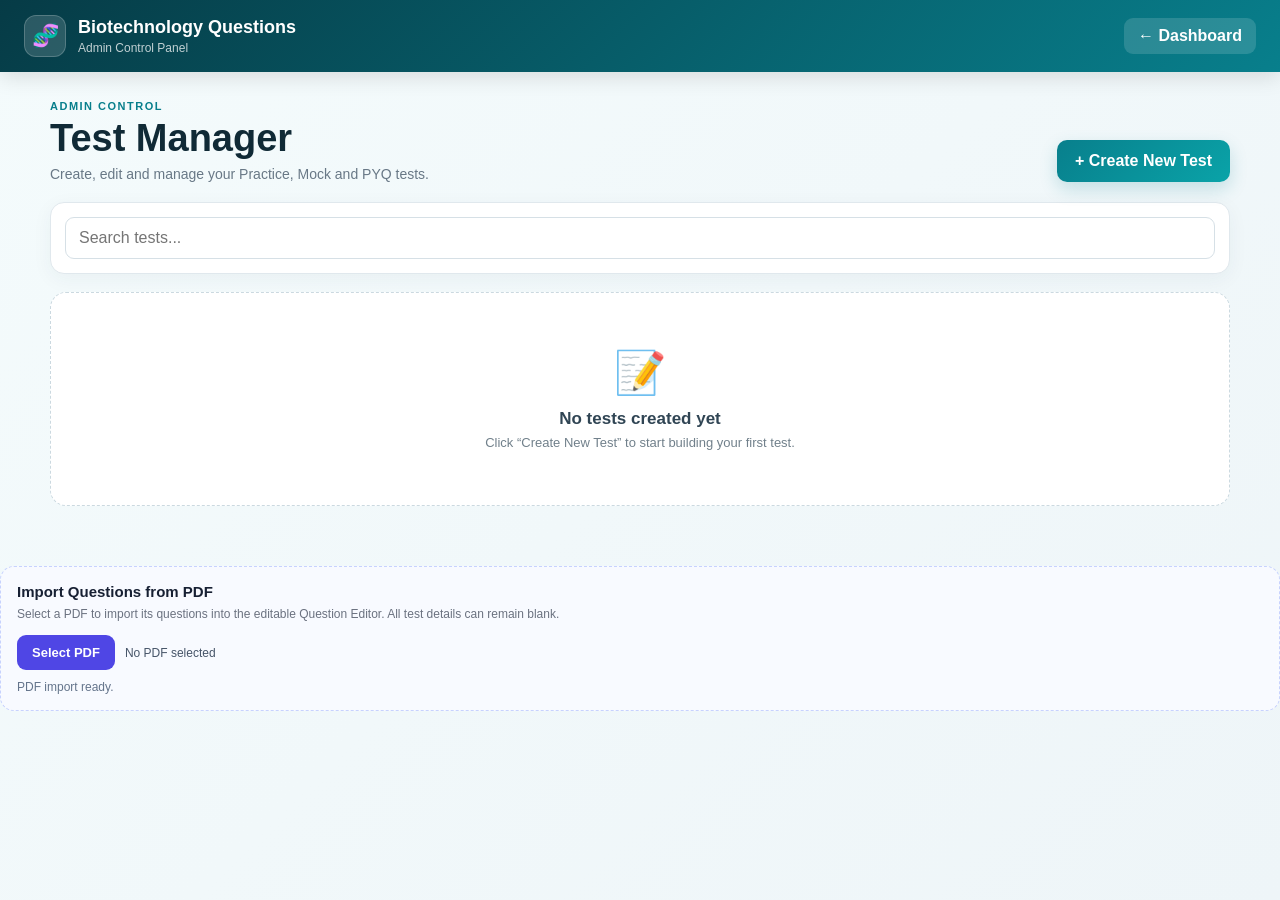
<file: test-manager2.html>
<!DOCTYPE html>
<html lang="en">

<head>

<meta charset="UTF-8">

<meta
  name="viewport"
  content="width=device-width, initial-scale=1.0"
>

<title>
  Test Manager | Biotechnology Questions
</title>

<style>

/* =====================================================
   RESET
===================================================== */

*{
  box-sizing:border-box;
  margin:0;
  padding:0;
}

body{
  font-family:
    Arial,
    Helvetica,
    sans-serif;

  background:
    linear-gradient(
      135deg,
      #f4fbfc,
      #eef5f8
    );

  color:#172033;
  min-height:100vh;
}

button,
input,
select,
textarea{
  font:inherit;
}


/* =====================================================
   HEADER
===================================================== */

.manager-header{
  min-height:72px;

  background:
    linear-gradient(
      135deg,
      #063b46,
      #087f8c
    );

  color:#fff;

  display:flex;
  align-items:center;
  justify-content:space-between;

  padding:14px 24px;

  box-shadow:
    0 5px 20px
    rgba(0,0,0,.12);
}

.brand{
  display:flex;
  align-items:center;
  gap:12px;
}

.brand-logo{
  width:42px;
  height:42px;

  border-radius:12px;

  display:flex;
  align-items:center;
  justify-content:center;

  background:
    rgba(255,255,255,.15);

  font-size:22px;

  border:
    1px solid
    rgba(255,255,255,.2);
}

.brand-title{
  font-size:18px;
  font-weight:700;
}

.brand-subtitle{
  font-size:12px;
  opacity:.75;
  margin-top:3px;
}

.header-actions{
  display:flex;
  gap:8px;
}

.header-btn{
  border:0;

  padding:
    9px 14px;

  border-radius:9px;

  cursor:pointer;

  background:
    rgba(255,255,255,.14);

  color:#fff;

  font-weight:600;
}

.header-btn:hover{
  background:
    rgba(255,255,255,.22);
}


/* =====================================================
   MAIN
===================================================== */

.manager{
  width:
    min(1180px,calc(100% - 32px));

  margin:
    28px auto 60px;
}


/* =====================================================
   PAGE TOP
===================================================== */

.page-top{
  display:flex;

  justify-content:space-between;
  align-items:flex-end;

  gap:20px;

  margin-bottom:20px;
}

.page-label{
  font-size:11px;

  letter-spacing:
    1.5px;

  font-weight:700;

  color:#087f8c;

  margin-bottom:5px;
}

.page-title{
  font-size:
    clamp(26px,5vw,38px);

  color:#102a36;
}

.page-description{
  margin-top:6px;

  color:#687886;

  font-size:14px;
}


/* =====================================================
   BUTTONS
===================================================== */

.primary-btn{
  border:0;

  background:
    linear-gradient(
      135deg,
      #087f8c,
      #0aa3a8
    );

  color:#fff;

  padding:
    12px 18px;

  border-radius:10px;

  cursor:pointer;

  font-weight:700;

  box-shadow:
    0 7px 18px
    rgba(8,127,140,.2);
}

.primary-btn:hover{
  transform:
    translateY(-1px);
}

.secondary-btn{
  border:
    1px solid #d4e0e6;

  background:#fff;

  color:#34495e;

  padding:
    10px 15px;

  border-radius:9px;

  cursor:pointer;

  font-weight:600;
}


/* =====================================================
   TOOLBAR
===================================================== */

.manager-toolbar{
  background:#fff;

  border:
    1px solid #e0e8ed;

  border-radius:14px;

  padding:14px;

  display:flex;

  align-items:center;

  gap:10px;

  margin-bottom:18px;

  box-shadow:
    0 5px 20px
    rgba(30,60,80,.05);
}

.search-box{
  flex:1;

  min-width:180px;

  padding:
    11px 13px;

  border:
    1px solid #d6e0e6;

  border-radius:9px;

  outline:none;
}

.search-box:focus{
  border-color:#087f8c;

  box-shadow:
    0 0 0 3px
    rgba(8,127,140,.08);
}


/* =====================================================
   EMPTY TEST LIST
===================================================== */

.test-list{
  display:grid;

  gap:12px;
}

.empty-state{
  background:#fff;

  border:
    1px dashed #cbd9e0;

  border-radius:16px;

  padding:55px 20px;

  text-align:center;

  color:#71808b;
}

.empty-icon{
  font-size:42px;
  margin-bottom:12px;
}

.empty-state strong{
  display:block;

  color:#304554;

  font-size:17px;

  margin-bottom:6px;
}

.empty-state p{
  font-size:13px;
}


/* =====================================================
   CREATE PANEL
===================================================== */

.create-panel{
  display:none;

  background:#fff;

  border:
    1px solid #dfe8ed;

  border-radius:16px;

  padding:22px;

  margin-top:18px;

  box-shadow:
    0 8px 28px
    rgba(30,60,80,.07);
}

.panel-heading{
  display:flex;

  justify-content:space-between;
  align-items:flex-start;

  gap:15px;

  margin-bottom:20px;
}

.panel-heading h2{
  font-size:21px;

  color:#173544;
}

.panel-heading p{
  font-size:13px;

  color:#74838e;

  margin-top:4px;
}


/* =====================================================
   FORM GRID
===================================================== */

.form-grid{
  display:grid;

  grid-template-columns:
    repeat(2,minmax(0,1fr));

  gap:15px;
}

.form-group{
  display:flex;

  flex-direction:column;

  gap:6px;
}

.form-group.full{
  grid-column:
    1 / -1;
}

.form-group label{
  font-size:12px;

  font-weight:700;

  color:#435664;
}

.form-group input,
.form-group select,
.form-group textarea{
  width:100%;

  padding:
    11px 12px;

  border:
    1px solid #d4dfe5;

  border-radius:9px;

  background:#fff;

  outline:none;
}

.form-group input:focus,
.form-group select:focus,
.form-group textarea:focus{
  border-color:#087f8c;

  box-shadow:
    0 0 0 3px
    rgba(8,127,140,.08);
}

.form-group textarea{
  min-height:90px;

  resize:vertical;
}


/* =====================================================
   SECTION
===================================================== */

.form-section{
  margin-top:25px;

  padding-top:20px;

  border-top:
    1px solid #edf1f3;
}

.form-section h3{
  font-size:15px;

  color:#214252;

  margin-bottom:14px;
}


/* =====================================================
   CHECKBOX
===================================================== */

.check-row{
  display:flex;

  align-items:center;

  gap:8px;

  margin-top:4px;

  font-size:13px;

  color:#50616d;
}

.check-row input{
  width:16px;
  height:16px;
}


/* =====================================================
   FORM FOOTER
===================================================== */

.form-footer{
  display:flex;

  justify-content:flex-end;

  gap:10px;

  margin-top:25px;

  padding-top:18px;

  border-top:
    1px solid #edf1f3;
}


/* =====================================================
   RESPONSIVE
===================================================== */

@media(max-width:700px){

  .manager-header{
    padding:
      12px 15px;
  }

  .brand-title{
    font-size:15px;
  }

  .brand-subtitle{
    display:none;
  }

  .manager{
    width:
      min(
        100% - 20px,
        1180px
      );

    margin-top:20px;
  }

  .page-top{
    align-items:stretch;

    flex-direction:column;
  }

  .form-grid{
    grid-template-columns:
      1fr;
  }

  .form-group.full{
    grid-column:auto;
  }

  .manager-toolbar{
    flex-direction:column;
    align-items:stretch;
  }

  .create-panel{
    padding:16px;
  }

  .form-footer{
    flex-direction:column;
  }

  .form-footer button{
    width:100%;
  }

}
/* =================================
   QUESTION EDITOR TOOLBAR
================================= */

.editor-toolbar {
  display: flex;
  align-items: center;
  flex-wrap: wrap;
  gap: 5px;
  margin-top: 7px;
  padding: 6px;

  background: #f8fafc;
  border: 1px solid #e2e8f0;
  border-radius: 9px;
}

.editor-toolbar button {
  width: 30px;
  height: 30px;

  border: 1px solid #dbe2ea;
  border-radius: 7px;

  background: white;
  color: #334155;

  font-size: 12px;
  font-weight: 700;

  cursor: pointer;

  display: flex;
  align-items: center;
  justify-content: center;
}

.editor-toolbar button:hover {
  background: #eef2ff;
  color: #4338ca;
}

.editor-toolbar .toolbar-wide {
  width: auto;
  padding: 0 8px;
  font-size: 11px;
}

.editor-toolbar .bio-tool {
  color: #047857;
}

.editor-toolbar .vector-tool {
  color: #7c3aed;
}

/* Mobile */
@media (max-width: 600px) {

  .editor-toolbar {
    gap: 4px;
  }

  .editor-toolbar button {
    width: 28px;
    height: 28px;
  }

}
</style>

</head>


<body>


<!-- =====================================================
     HEADER
===================================================== -->

<header class="manager-header">

  <div class="brand">

    <div class="brand-logo">
      🧬
    </div>

    <div>

      <div class="brand-title">
        Biotechnology Questions
      </div>

      <div class="brand-subtitle">
        Admin Control Panel
      </div>

    </div>

  </div>


  <div class="header-actions">

    <button
      type="button"
      class="header-btn"
      onclick="goDashboard()"
    >
      ← Dashboard
    </button>

  </div>

</header>


<!-- =====================================================
     MAIN
===================================================== -->

<main class="manager">


  <!-- PAGE TOP -->

  <section class="page-top">

    <div>

      <div class="page-label">
        ADMIN CONTROL
      </div>

      <h1 class="page-title">
        Test Manager
      </h1>

      <p class="page-description">
        Create, edit and manage your Practice, Mock and PYQ tests.
      </p>

    </div>


    <button
      type="button"
      class="primary-btn"
      onclick="openCreateTest()"
    >
      + Create New Test
    </button>

  </section>


  <!-- SEARCH -->

  <div class="manager-toolbar">

    <input
      id="testSearch"
      class="search-box"
      type="search"
      placeholder="Search tests..."
      oninput="searchTests()"
    >

  </div>


  <!-- TEST LIST -->

  <section
    id="testList"
    class="test-list"
  >

    <div class="empty-state">

      <div class="empty-icon">
        📝
      </div>

      <strong>
        No tests created yet
      </strong>

      <p>
        Click “Create New Test” to start building your first test.
      </p>

    </div>

  </section>


  <!-- =================================================
       CREATE TEST PANEL
  ================================================= -->

  <section
    id="createPanel"
    class="create-panel"
  >

    <div class="panel-heading">

      <div>

        <h2>
          Create New Test
        </h2>

        <p>
          Add test details before creating questions.
        </p>

      </div>

    </div>


    <form
      id="testForm"
      onsubmit="continueToQuestions(event)"
    >


      <!-- BASIC DETAILS -->

      <div class="form-section">

        <h3>
          Basic Details
        </h3>


        <div class="form-grid">


          <div class="form-group full">

            <label for="testName">
              Test Name
            </label>

            <input
              id="testName"
              type="text"
              placeholder="Example: Molecular Biology Mock Test 01"
            >

          </div>


          <div class="form-group">

            <label for="examName">
              Exam
            </label>

            <input
              id="examName"
              type="text"
              placeholder="GATE BT / CUET PG / IIT JAM"
            >

          </div>


          <div class="form-group">

            <label for="subjectName">
              Subject
            </label>

            <input
              id="subjectName"
              type="text"
              placeholder="Biotechnology"
            >

          </div>


          <div class="form-group">

            <label for="chapterName">
              Chapter
            </label>

            <input
              id="chapterName"
              type="text"
              placeholder="Molecular Biology"
            >

          </div>


          <div class="form-group">

            <label for="topicName">
              Topic
            </label>

            <input
              id="topicName"
              type="text"
              placeholder="DNA Replication"
            >

          </div>


          <div class="form-group">

            <label for="testYear">
              Year
            </label>

            <input
              id="testYear"
              type="number"
              placeholder="2026"
            >

          </div>


          <div class="form-group">

            <label for="testType">
              Test Type
            </label>

            <select id="testType">

              <option value="practice">
                Practice
              </option>

              <option value="mock">
                Mock Test
              </option>

              <option value="pyq">
                Previous Year Question
              </option>

            </select>

          </div>

        </div>

      </div>


      <!-- MARKING -->

      <div class="form-section">

        <h3>
          Test & Marking
        </h3>


        <div class="form-grid">


          <div class="form-group">

            <label for="duration">
              Duration (minutes)
            </label>

            <input
              id="duration"
              type="number"
              min="0"
              placeholder="60"
            >

          </div>


          <div class="form-group">

            <label for="totalQuestions">
              Total Questions
            </label>

            <input
              id="totalQuestions"
              type="number"
              min="1"
              placeholder="25"
            >

          </div>


          <div class="form-group">

            <label for="totalMarks">
              Total Marks
            </label>

            <input
              id="totalMarks"
              type="number"
              min="0"
              placeholder="50"
            >

          </div>


          <div class="form-group">

            <label for="defaultMarks">
              Default Marks / Question
            </label>

            <input
              id="defaultMarks"
              type="number"
              min="0"
              step="0.01"
              placeholder="2"
            >

          </div>


          <div class="form-group">

            <label for="negativeMarking">
              Negative Marking
            </label>

            <input
              id="negativeMarking"
              type="number"
              min="0"
              step="0.01"
              placeholder="0.5"
            >

          </div>

        </div>

      </div>


      <!-- ACCESS -->

      <div class="form-section">

        <h3>
          Access & Publishing
        </h3>


        <div class="form-grid">


          <div class="form-group">

            <label for="accessType">
              Access
            </label>

            <select id="accessType">

              <option value="free">
                Free
              </option>

              <option value="paid">
                Paid
              </option>

            </select>

          </div>


          <div
            class="form-group"
            id="priceGroup"
            style="display:none"
          >

            <label for="testPrice">
              Price (₹)
            </label>

            <input
              id="testPrice"
              type="number"
              min="0"
              step="1"
              placeholder="10"
            >

          </div>


          <div class="form-group full">

            <label class="check-row">

              <input
                id="published"
                type="checkbox"
              >

              Publish this test

            </label>

          </div>

        </div>

      </div>


      <!-- ACTIONS -->

      <div class="form-footer">

        <button
          type="button"
          class="secondary-btn"
          onclick="closeCreateTest()"
        >
          Cancel
        </button>


        <button
          type="submit"
          class="primary-btn"
        >
          Continue to Question Editor →
        </button>

      </div>


    </form>

  </section>


</main>


<script>

/* =====================================================
   TEST MANAGER — PART 1 JS
===================================================== */


/* -----------------------------------------------------
   OPEN CREATE PANEL
----------------------------------------------------- */

function openCreateTest(){

  const panel =
    document.getElementById(
      "createPanel"
    );

  if(!panel){
    return;
  }

  panel.style.display =
    "block";

  panel.scrollIntoView({
    behavior:"smooth",
    block:"start"
  });

}


/* -----------------------------------------------------
   CLOSE CREATE PANEL
----------------------------------------------------- */

function closeCreateTest(){

  const panel =
    document.getElementById(
      "createPanel"
    );

  if(panel){

    panel.style.display =
      "none";

  }

}


/* -----------------------------------------------------
   PAID / FREE
----------------------------------------------------- */

document
  .getElementById("accessType")
  .addEventListener(
    "change",
    function(){

      const priceGroup =
        document.getElementById(
          "priceGroup"
        );

      if(this.value === "paid"){

        priceGroup.style.display =
          "flex";

      }else{

        priceGroup.style.display =
          "none";

        document.getElementById(
          "testPrice"
        ).value = "";

      }

    }
  );


/* -----------------------------------------------------
   SEARCH
----------------------------------------------------- */

function searchTests(){

  const search =
    document
      .getElementById(
        "testSearch"
      )
      .value
      .toLowerCase()
      .trim();


  const cards =
    document.querySelectorAll(
      ".saved-test-card"
    );


  cards.forEach(
    function(card){

      const text =
        card.textContent
          .toLowerCase();

      card.style.display =
        text.includes(search)
          ? ""
          : "none";

    }
  );

}


/* -----------------------------------------------------
   CONTINUE TO QUESTIONS
----------------------------------------------------- */

function continueToQuestions(event){

  event.preventDefault();

  const name =
    document
      .getElementById(
        "testName"
      )
      .value
      .trim();


  if(!name){

    alert(
      "Please enter a Test Name."
    );

    document
      .getElementById(
        "testName"
      )
      .focus();

    return;

  }


  /*
    For now we only confirm that
    the Test Details form works.

    Part 2 will connect this button
    to the complete Question Editor.
  */

  alert(
    "Test details saved. Question Editor will open in Part 2."
  );

}


/* -----------------------------------------------------
   DASHBOARD
----------------------------------------------------- */

function goDashboard(){

  /*
    If admin-dashboard.html exists,
    return there.
  */

  window.location.href =
    "admin-dashboard.html";

}

</script>
<script>

/* =====================================================
   PART 2 — OPTIONAL TEST DETAILS
===================================================== */

let currentTest = null;


/* ---------- UNIQUE TEST ID ---------- */

function createTestId() {
  return "test_" + Date.now() + "_" +
    Math.random().toString(36).substring(2, 8);
}


/* ---------- GET VALUE ---------- */

function getValue(id) {
  const el = document.getElementById(id);
  return el ? el.value.trim() : "";
}


/* ---------- GET NUMBER ---------- */

function getNumber(id) {
  const value = getValue(id);

  if (value === "") return "";

  const number = Number(value);

  return Number.isFinite(number) ? number : "";
}


/* ---------- COLLECT TEST DETAILS ---------- */

function collectTestDetails() {

  const testType =
    document.getElementById("testType")?.value || "";

  const accessType =
    document.getElementById("accessType")?.value || "";

  const published =
    document.getElementById("published")?.checked || false;


  return {

    id:
      currentTest?.id ||
      createTestId(),

    name:
      getValue("testName"),

    exam:
      getValue("examName"),

    subject:
      getValue("subjectName"),

    chapter:
      getValue("chapterName"),

    topic:
      getValue("topicName"),

    year:
      getValue("testYear"),

    type:
      testType,

    duration:
      getNumber("duration"),

    totalQuestions:
      getNumber("totalQuestions"),

    totalMarks:
      getNumber("totalMarks"),

    defaultMarks:
      getNumber("defaultMarks"),

    negativeMarking:
      getNumber("negativeMarking"),

    access:
      accessType,

    price:
      accessType === "paid"
        ? getNumber("testPrice")
        : "",

    published:

      published,

    questions:
      currentTest?.questions || [],

    createdAt:
      currentTest?.createdAt ||
      new Date().toISOString(),

    updatedAt:
      new Date().toISOString()

  };
}


/* =====================================================
   OPTIONAL VALIDATION
   NOTHING IS REQUIRED FOR DRAFT SAVE
===================================================== */

function validateTestDetails() {

  return {
    valid: true,
    message: ""
  };

}


/* =====================================================
   SAVE CURRENT TEST DRAFT
===================================================== */

function saveCurrentTestDraft() {

  currentTest =
    collectTestDetails();


  sessionStorage.setItem(
    "bq_current_test",
    JSON.stringify(currentTest)
  );


  return true;
}


/* =====================================================
   LOAD CURRENT TEST
===================================================== */

function loadCurrentTest() {

  const saved =
    sessionStorage.getItem(
      "bq_current_test"
    );

  if (!saved) return;


  try {

    currentTest =
      JSON.parse(saved);

  }

  catch (error) {

    currentTest = null;
    return;

  }


  if (!currentTest) return;


  /* ================================
     RESTORE TEST DETAILS
  ================================= */

  setFormValue(
    "testName",
    currentTest.name
  );

  setFormValue(
    "examName",
    currentTest.exam
  );

  setFormValue(
    "subjectName",
    currentTest.subject
  );

  setFormValue(
    "chapterName",
    currentTest.chapter
  );

  setFormValue(
    "topicName",
    currentTest.topic
  );

  setFormValue(
    "testYear",
    currentTest.year
  );

  setFormValue(
    "testType",
    currentTest.type
  );

  setFormValue(
    "duration",
    currentTest.duration
  );

  setFormValue(
    "totalQuestions",
    currentTest.totalQuestions
  );

  setFormValue(
    "totalMarks",
    currentTest.totalMarks
  );

  setFormValue(
    "defaultMarks",
    currentTest.defaultMarks
  );

  setFormValue(
    "negativeMarking",
    currentTest.negativeMarking
  );

  setFormValue(
    "accessType",
    currentTest.access
  );

  setFormValue(
    "testPrice",
    currentTest.price
  );


  const published =
    document.getElementById(
      "published"
    );

  if (published) {

    published.checked =
      Boolean(
        currentTest.published
      );

  }


  /* ================================
     RESTORE ARRAYS
  ================================= */

  if (
    !Array.isArray(
      currentTest.questions
    )
  ) {

    currentTest.questions = [];

  }


  if (
    !Array.isArray(
      currentTest.sections
    )
  ) {

    currentTest.sections = [];

  }


  /* ================================
     SHOW EDIT PANEL
  ================================= */

  const panel =
    document.getElementById(
      "createPanel"
    );

  if (panel) {

    panel.style.display =
      "block";

  }


  /* ================================
     UPDATE UI
  ================================= */

  updateAccessUI();

  updateTestTypeUI();


  if (
    typeof refreshSectionAndQuestionUI ===
    "function"
  ) {

    refreshSectionAndQuestionUI();

  }


  /* ================================
     OPEN QUESTION EDITOR
  ================================= */

  const editor =
    document.getElementById(
      "questionEditorSection"
    );

  if (editor) {

    editor.style.display =
      "block";

  }

}


/* =====================================================
   SET FORM VALUE
===================================================== */

function setFormValue(id, value) {

  const element =
    document.getElementById(id);

  if (!element) return;

  element.value =
    value ?? "";

}


/* =====================================================
   TEST TYPE UI
===================================================== */

function updateTestTypeUI() {

  const type =
    document.getElementById(
      "testType"
    )?.value || "";


  const duration =
    document.getElementById(
      "duration"
    );


  if (!duration) return;


  /*
     Practice normally has no timer,
     but the field remains optional.
  */

  if (type === "practice") {

    duration.placeholder =
      "Optional";

    duration.disabled = false;

    duration.style.background =
      "#fff";

  }

  else {

    duration.placeholder =
      "Optional";

    duration.disabled = false;

    duration.style.background =
      "#fff";

  }

}


/* =====================================================
   ACCESS UI
===================================================== */

function updateAccessUI() {

  const access =
    document.getElementById(
      "accessType"
    )?.value || "";


  const priceGroup =
    document.getElementById(
      "priceGroup"
    );


  if (!priceGroup) return;


  /*
     Price remains optional even for
     Paid drafts.
  */

  if (access === "paid") {

    priceGroup.style.display =
      "flex";

  }

  else {

    priceGroup.style.display =
      "none";

  }

}


/* =====================================================
   AUTO TOTAL MARKS
===================================================== */

function calculateDefaultTotalMarks() {

  const totalQuestions =
    getNumber(
      "totalQuestions"
    );


  const marks =
    getNumber(
      "defaultMarks"
    );


  /*
     Only calculate when BOTH values
     are actually provided.
  */

  if (
    totalQuestions !== "" &&
    marks !== ""
  ) {

    document.getElementById(
      "totalMarks"
    ).value =
      Number(totalQuestions) *
      Number(marks);

  }

}


/* =====================================================
   CONTINUE TO QUESTION EDITOR
===================================================== */

function continueToQuestions(event) {

  if (event) {
    event.preventDefault();
  }


  saveCurrentTestDraft();


  alert(
    "Test details saved.\n\nQuestion Editor will be connected in Part 3."
  );

}


/* =====================================================
   CREATE NEW TEST
===================================================== */

function openCreateTest() {

  currentTest = null;


  sessionStorage.removeItem(
    "bq_current_test"
  );


  const form =
    document.getElementById(
      "testForm"
    );


  if (form) {
    form.reset();
  }


  updateAccessUI();

  updateTestTypeUI();


  const panel =
    document.getElementById(
      "createPanel"
    );


  if (!panel) return;


  panel.style.display =
    "block";


  panel.scrollIntoView({
    behavior: "smooth",
    block: "start"
  });


  setTimeout(() => {

    document
      .getElementById("testName")
      ?.focus();

  }, 200);

}


/* =====================================================
   CLOSE CREATE TEST
===================================================== */

function closeCreateTest() {

  const panel =
    document.getElementById(
      "createPanel"
    );


  if (panel) {

    panel.style.display =
      "none";

  }

}


/* =====================================================
   EVENTS
===================================================== */

document.addEventListener(
  "DOMContentLoaded",
  function() {

    updateAccessUI();

    updateTestTypeUI();

    loadCurrentTest();

    const testType =
      document.getElementById(
        "testType"
      );


    if (testType) {

      testType.addEventListener(
        "change",
        updateTestTypeUI
      );

    }


    const accessType =
      document.getElementById(
        "accessType"
      );


    if (accessType) {

      accessType.addEventListener(
        "change",
        updateAccessUI
      );

    }


    const totalQuestions =
      document.getElementById(
        "totalQuestions"
      );


    const defaultMarks =
      document.getElementById(
        "defaultMarks"
      );


    if (totalQuestions) {

      totalQuestions.addEventListener(
        "input",
        calculateDefaultTotalMarks
      );

    }


    if (defaultMarks) {

      defaultMarks.addEventListener(
        "input",
        calculateDefaultTotalMarks
      );

    }

  }
);

</script>
  <!-- =====================================================
     PART 3A — QUESTION EDITOR UI
===================================================== -->

<style>

/* ---------- QUESTION EDITOR ---------- */

#questionEditorSection {
  display: none;
  margin-top: 24px;
}

.question-editor-card {
  background: #ffffff;
  border: 1px solid #e5e7eb;
  border-radius: 18px;
  padding: 20px;
  box-shadow: 0 8px 28px rgba(0,0,0,0.06);
}

.question-editor-header {
  display: flex;
  align-items: center;
  justify-content: space-between;
  gap: 12px;
  margin-bottom: 20px;
}

.question-editor-header h2 {
  margin: 0;
  font-size: 21px;
  color: #172033;
}

.question-number-badge {
  background: #eef2ff;
  color: #4f46e5;
  padding: 7px 12px;
  border-radius: 20px;
  font-size: 13px;
  font-weight: 700;
}


/* ---------- QUESTION TYPE ---------- */

.question-type-title {
  font-size: 14px;
  font-weight: 700;
  color: #374151;
  margin-bottom: 9px;
}

.question-type-buttons {
  display: grid;
  grid-template-columns: repeat(4, 1fr);
  gap: 8px;
  margin-bottom: 20px;
}

.question-type-btn {
  border: 1px solid #d9deea;
  background: #f8fafc;
  color: #374151;
  padding: 11px 6px;
  border-radius: 10px;
  cursor: pointer;
  font-size: 13px;
  font-weight: 600;
  transition: 0.2s;
}

.question-type-btn:hover {
  border-color: #6366f1;
}

.question-type-btn.active {
  background: #4f46e5;
  border-color: #4f46e5;
  color: white;
}


/* ---------- LABELS ---------- */

.editor-label {
  display: block;
  font-size: 14px;
  font-weight: 700;
  color: #374151;
  margin: 15px 0 7px;
}

.optional-text {
  color: #9ca3af;
  font-size: 12px;
  font-weight: 500;
}


/* ---------- INPUTS ---------- */

.editor-input,
.editor-textarea {
  width: 100%;
  box-sizing: border-box;
  border: 1px solid #d9deea;
  background: #ffffff;
  border-radius: 10px;
  padding: 11px 12px;
  font-size: 14px;
  color: #172033;
  outline: none;
  font-family: inherit;
}

.editor-input:focus,
.editor-textarea:focus {
  border-color: #6366f1;
  box-shadow: 0 0 0 3px rgba(99,102,241,0.10);
}

.editor-textarea {
  min-height: 105px;
  resize: vertical;
}


/* ---------- OPTIONS ---------- */

.options-section {
  margin-top: 18px;
}

.options-header {
  display: flex;
  align-items: center;
  justify-content: space-between;
  gap: 10px;
}

.options-header .editor-label {
  margin-bottom: 7px;
}

.add-option-btn {
  border: none;
  background: #eef2ff;
  color: #4f46e5;
  padding: 7px 11px;
  border-radius: 8px;
  font-size: 12px;
  font-weight: 700;
  cursor: pointer;
}

.add-option-btn:hover {
  background: #e0e7ff;
}

#optionsContainer {
  display: flex;
  flex-direction: column;
  gap: 9px;
}

.option-row {
  display: grid;
  grid-template-columns: 25px 1fr 34px;
  align-items: center;
  gap: 8px;
  background: #f8fafc;
  border: 1px solid #e5e7eb;
  border-radius: 10px;
  padding: 7px;
}

.option-row input[type="radio"],
.option-row input[type="checkbox"] {
  width: 17px;
  height: 17px;
  cursor: pointer;
  accent-color: #4f46e5;
}

.option-row .editor-input {
  border: 1px solid #e1e5ec;
  background: white;
}

.option-remove {
  width: 30px;
  height: 30px;
  border: none;
  border-radius: 8px;
  background: #fee2e2;
  color: #dc2626;
  font-size: 18px;
  cursor: pointer;
}

.option-remove:hover {
  background: #fecaca;
}
/* =========================================
   FIX — OPTION EDITOR LAYOUT
   Toolbar below option text
========================================= */

.option-row {
  display: grid;
  grid-template-columns: 25px minmax(0, 1fr) 34px;
  grid-auto-rows: auto;
  align-items: start;
  gap: 8px;
}

/* Correct-answer tick */
.option-row > .option-correct {
  grid-column: 1;
  grid-row: 1;
  margin-top: 10px;
}

/* Option text editor */
.option-row > .rich-editor-area {
  grid-column: 2;
  grid-row: 1;
  width: 100%;
  min-width: 0;
  min-height: 70px;
  box-sizing: border-box;
}

/* Toolbar below option text */
.option-row > .editor-toolbar {
  grid-column: 2;
  grid-row: 2;
  width: 100%;
  margin-top: 0;
  box-sizing: border-box;
}

/* Remove option button */
.option-row > .option-remove {
  grid-column: 3;
  grid-row: 1;
  margin-top: 8px;
}

/* Original input is hidden after rich editor is created */
.option-row > input.editor-input[style*="display: none"] {
  display: none !important;
  }

/* ---------- NAT / SHORT ---------- */

#natSection,
#shortSection {
  display: none;
  margin-top: 15px;
}

.nat-note {
  margin-top: 7px;
  color: #6b7280;
  font-size: 12px;
}
/* ---------- QUESTION MARKS ---------- */

.question-marks-section {
  margin-top: 15px;
}

#questionMarks {
  max-width: 220px;
  }

/* ---------- EXPLANATION ---------- */

.explanation-section {
  margin-top: 8px;
}


/* ---------- EDITOR ACTIONS ---------- */

.question-editor-actions {
  display: flex;
  gap: 10px;
  margin-top: 20px;
  flex-wrap: wrap;
}

.question-cancel-btn,
.question-save-btn {
  border: none;
  padding: 11px 18px;
  border-radius: 10px;
  cursor: pointer;
  font-weight: 700;
  font-size: 14px;
}

.question-cancel-btn {
  background: #f1f5f9;
  color: #475569;
}

.question-save-btn {
  background: #4f46e5;
  color: white;
}

.question-save-btn:hover {
  background: #4338ca;
}


/* ---------- SAVED QUESTIONS ---------- */

.saved-questions-wrapper {
  margin-top: 25px;
}

.saved-questions-title {
  font-size: 17px;
  font-weight: 800;
  color: #172033;
  margin-bottom: 12px;
}

#savedQuestionsList {
  display: flex;
  flex-direction: column;
  gap: 10px;
}

.saved-question {
  display: flex;
  align-items: center;
  justify-content: space-between;
  gap: 12px;
  padding: 13px;
  border: 1px solid #e5e7eb;
  border-radius: 12px;
  background: #fafbff;
}

.saved-question-info {
  min-width: 0;
  flex: 1;
}

.saved-question-title {
  font-size: 14px;
  font-weight: 700;
  color: #1f2937;
  overflow: hidden;
  text-overflow: ellipsis;
  white-space: nowrap;
}

.saved-question-type {
  display: inline-block;
  margin-top: 5px;
  font-size: 10px;
  font-weight: 800;
  color: #6366f1;
  background: #eef2ff;
  padding: 4px 7px;
  border-radius: 6px;
}

.saved-question-actions {
  display: flex;
  gap: 6px;
  flex-shrink: 0;
}

.small-btn {
  border: none;
  padding: 7px 9px;
  border-radius: 7px;
  font-size: 11px;
  font-weight: 700;
  cursor: pointer;
}

.edit-q {
  background: #e0f2fe;
  color: #0369a1;
}

.copy-q {
  background: #ecfdf5;
  color: #047857;
}

.delete-q {
  background: #fee2e2;
  color: #dc2626;
}

.empty-questions {
  text-align: center;
  padding: 25px 15px;
  border: 1px dashed #d1d5db;
  border-radius: 12px;
  color: #9ca3af;
  font-size: 13px;
}


/* ---------- MOBILE ---------- */

@media (max-width: 600px) {

  .question-editor-card {
    padding: 15px;
    border-radius: 14px;
  }

  .question-editor-header h2 {
    font-size: 18px;
  }

  .question-type-buttons {
    grid-template-columns: repeat(2, 1fr);
  }

  .saved-question {
    align-items: flex-start;
    flex-direction: column;
  }

  .saved-question-actions {
    width: 100%;
  }

  .small-btn {
    flex: 1;
  }

}

</style>


<!-- =====================================================
     QUESTION EDITOR
===================================================== -->

<section id="questionEditorSection">

  <div class="question-editor-card">

    <div class="question-editor-header">
<div class="question-section-selector">

  <label class="editor-label">
    Section
  </label>

  <select
    id="questionSectionSelect"
    class="editor-input"
    onchange="setActiveQuestionSection(this.value)"
  >
    <option value="">
      General / Unsectioned
    </option>
  </select>

</div>
      <h2>Question Editor</h2>

      <span
        id="questionNumberBadge"
        class="question-number-badge"
      >
        Question 1
      </span>

    </div>
<!-- QUESTION NUMBERING -->

<div class="question-numbering-setting">

  <label class="editor-label">
    Question Numbering
  </label>

  <div class="numbering-options">

    <label>
      <input
        type="radio"
        name="questionNumbering"
        value="continue"
        checked
      >
      Continue numbering
    </label>

    <label>
      <input
        type="radio"
        name="questionNumbering"
        value="reset"
      >
      Reset for each section
    </label>

  </div>

</div>

    <!-- QUESTION TYPE -->

    <div class="question-type-title">
      Question Type
    </div>

    <div class="question-type-buttons">

      <button
        type="button"
        class="question-type-btn active"
        data-type="mcq"
        onclick="selectQuestionType('mcq')"
      >
        MCQ
      </button>

      <button
        type="button"
        class="question-type-btn"
        data-type="msq"
        onclick="selectQuestionType('msq')"
      >
        MSQ
      </button>

      <button
        type="button"
        class="question-type-btn"
        data-type="nat"
        onclick="selectQuestionType('nat')"
      >
        NAT
      </button>

      <button
        type="button"
        class="question-type-btn"
        data-type="short"
        onclick="selectQuestionType('short')"
      >
        Short Answer
      </button>

    </div>


    <!-- QUESTION -->

    <label class="editor-label">
      Question
      <span class="optional-text">(Optional)</span>
    </label>

    <textarea
      id="questionText"
      class="editor-textarea"
      placeholder="Write your question here..."
    ></textarea>


    <!-- OPTIONS -->

    <div
      id="optionsSection"
      class="options-section"
    >

      <div class="options-header">

        <label class="editor-label">
          Options
          <span class="optional-text">
            (Optional)
          </span>
        </label>

        <button
          type="button"
          class="add-option-btn"
          onclick="addQuestionOption()"
        >
          + Add Option
        </button>

      </div>

      
      <div id="optionsContainer"></div>

    </div>


    
    <!-- NAT -->

    <div id="natSection">

      <label class="editor-label">
        Correct Numerical Answer
        <span class="optional-text">
          (Optional)
        </span>
      </label>

      <input
        type="text"
        id="natAnswer"
        class="editor-input"
        placeholder="Example: 25.5"
      >

      <label class="editor-label" style="margin-top:12px;">
        Tolerance Range
        <span class="optional-text">(Optional)</span>
      </label>

      <input
        type="number"
        id="natTolerance"
        class="editor-input"
        min="0"
        step="any"
        value="0"
        placeholder="Example: 0.5"
      >

      <div class="nat-note">
        Enter the acceptable difference from the correct answer.
        Example: Answer = 25.5, Tolerance = 0.5.
        Accepted answers: 25.0 to 26.0.
      </div>

    </div>


    <!-- SHORT ANSWER -->

    <div id="shortSection">

      <label class="editor-label">
        Correct Answer
        <span class="optional-text">
          (Optional)
        </span>
      </label>

      <textarea
        id="shortAnswer"
        class="editor-textarea"
        placeholder="Write the expected answer..."
      ></textarea>

    </div>

<!-- MARKS -->

<div class="question-marks-section">

  <label class="editor-label">
    Marks
    <span class="optional-text">
      (Optional)
    </span>
  </label>

  <input
    type="number"
    id="questionMarks"
    class="editor-input"
    placeholder="Example: 1"
    min="0"
    step="0.01"
  >

</div>
    <div class="question-negative-marks-section">

  <label class="editor-label">
    Negative Marks
    <span class="optional-text">(Optional)</span>
  </label>

  <input
    type="number"
    id="questionNegativeMarks"
    class="editor-input"
    placeholder="Example: 0.25"
    min="0"
    step="0.01"
  >

    </div>
    <!-- EXPLANATION -->

    <div class="explanation-section">

      <label class="editor-label">
        Explanation
        <span class="optional-text">
          (Optional)
        </span>
      </label>

      <textarea
        id="questionExplanation"
        class="editor-textarea"
        placeholder="Add explanation for students..."
      ></textarea>

    </div>


    <!-- ACTIONS -->

    <div class="question-editor-actions">

      <button
        type="button"
        class="question-cancel-btn"
        onclick="cancelQuestionEdit()"
      >
        Cancel
      </button>

      <button
        type="button"
        class="question-save-btn"
        onclick="saveQuestion()"
      >
        Save Question
      </button>

    </div>
<!-- =========================================
     PART 4B — SECTION BUILDER
========================================= -->

<style>

.section-builder {
  margin-top: 28px;
  padding-top: 20px;
  border-top: 1px solid #e5e7eb;
}

.section-builder-header {
  display: flex;
  justify-content: space-between;
  align-items: center;
  gap: 10px;
  margin-bottom: 14px;
}

.section-builder-title {
  font-size: 17px;
  font-weight: 800;
  color: #172033;
}

.add-section-btn {
  border: none;
  background: #4f46e5;
  color: white;
  padding: 9px 13px;
  border-radius: 9px;
  font-size: 12px;
  font-weight: 700;
  cursor: pointer;
}

.add-section-btn:hover {
  background: #4338ca;
}


/* ---------- SECTION CARD ---------- */

.test-section-card {
  border: 1px solid #dfe3ec;
  border-radius: 14px;
  background: #fafbff;
  margin-bottom: 12px;
  overflow: hidden;
}

.test-section-top {
  padding: 13px;
  display: flex;
  justify-content: space-between;
  align-items: flex-start;
  gap: 12px;
}

.test-section-info {
  min-width: 0;
  flex: 1;
}

.test-section-name {
  font-size: 15px;
  font-weight: 800;
  color: #172033;
}

.test-section-meta {
  margin-top: 4px;
  font-size: 11px;
  color: #64748b;
}

.test-section-actions {
  display: flex;
  gap: 5px;
  flex-shrink: 0;
}

.section-small-btn {
  border: none;
  padding: 6px 8px;
  border-radius: 7px;
  font-size: 10px;
  font-weight: 700;
  cursor: pointer;
}

.section-edit-btn {
  background: #e0f2fe;
  color: #0369a1;
}

.section-delete-btn {
  background: #fee2e2;
  color: #dc2626;
}

.section-up-btn,
.section-down-btn {
  background: #f1f5f9;
  color: #475569;
}


/* ---------- SECTION QUESTIONS ---------- */

.section-questions {
  padding: 0 13px 13px;
}

.section-question-item {
  background: white;
  border: 1px solid #e5e7eb;
  border-radius: 9px;
  padding: 9px;
  margin-top: 7px;
  font-size: 12px;
}

.section-question-top {
  display: flex;
  justify-content: space-between;
  gap: 8px;
}

.section-question-text {
  color: #374151;
  font-weight: 600;
  flex: 1;
}

.section-question-marks {
  color: #4f46e5;
  font-weight: 800;
  white-space: nowrap;
}


/* ---------- TOTALS ---------- */

.marks-summary {
  margin-top: 18px;
  display: grid;
  grid-template-columns: repeat(2, 1fr);
  gap: 10px;
}

.marks-summary-card {
  background: #eef2ff;
  border-radius: 11px;
  padding: 12px;
}

.marks-summary-label {
  font-size: 11px;
  color: #64748b;
}

.marks-summary-value {
  margin-top: 3px;
  font-size: 20px;
  font-weight: 800;
  color: #312e81;
}


/* ---------- SECTION FORM ---------- */

.section-form {
  display: none;
  margin-bottom: 15px;
  padding: 15px;
  background: #f8fafc;
  border: 1px solid #e2e8f0;
  border-radius: 12px;
}

.section-form-buttons {
  display: flex;
  gap: 8px;
  margin-top: 12px;
}

.section-save-btn,
.section-cancel-btn {
  border: none;
  padding: 9px 14px;
  border-radius: 8px;
  font-size: 12px;
  font-weight: 700;
  cursor: pointer;
}

.section-save-btn {
  background: #4f46e5;
  color: white;
}

.section-cancel-btn {
  background: #e2e8f0;
  color: #475569;
}


@media (max-width: 600px) {

  .section-builder-header {
    align-items: stretch;
    flex-direction: column;
  }

  .add-section-btn {
    width: 100%;
  }

  .test-section-top {
    flex-direction: column;
  }

  .test-section-actions {
    width: 100%;
  }

  .section-small-btn {
    flex: 1;
  }

  .marks-summary {
    grid-template-columns: 1fr;
  }

}

</style>


<!-- =========================================
     SECTION BUILDER
========================================= -->

<div class="section-builder">

  <div class="section-builder-header">

    <div class="section-builder-title">
      Test Sections
    </div>

    <button
      type="button"
      class="add-section-btn"
      onclick="openSectionForm()"
    >
      + Add Section
    </button>

  </div>


  <!-- SECTION FORM -->

  <div
    id="sectionForm"
    class="section-form"
  >

    <label class="editor-label">
      Section Name
      <span class="optional-text">
        (Optional)
      </span>
    </label>

    <input
      type="text"
      id="sectionName"
      class="editor-input"
      placeholder="Example: Molecular Biology"
    >


    <label class="editor-label">
      Section Instructions
      <span class="optional-text">
        (Optional)
      </span>
    </label>

    <textarea
      id="sectionInstructions"
      class="editor-textarea"
      placeholder="Optional instructions for this section..."
    ></textarea>


    <div class="section-form-buttons">

      <button
        type="button"
        class="section-cancel-btn"
        onclick="closeSectionForm()"
      >
        Cancel
      </button>

      <button
        type="button"
        class="section-save-btn"
        onclick="saveSection()"
      >
        Save Section
      </button>

    </div>

  </div>


  <!-- SECTIONS -->

  <div id="sectionsList"></div>


  <!-- AUTOMATIC TOTALS -->

  <div class="marks-summary">

    <div class="marks-summary-card">

      <div class="marks-summary-label">
        Total Questions
      </div>

      <div
        id="builderTotalQuestions"
        class="marks-summary-value"
      >
        0
      </div>

    </div>


    <div class="marks-summary-card">

      <div class="marks-summary-label">
        Total Marks
      </div>

      <div
        id="builderTotalMarks"
        class="marks-summary-value"
      >
        0
      </div>

    </div>

  </div>

</div>

    <!-- SAVED QUESTIONS -->

    <div class="saved-questions-wrapper">

      <div class="saved-questions-title">
        Added Questions
      </div>

      <div id="savedQuestionsList">

        <div class="empty-questions">
          No questions added yet.
        </div>

      </div>

    </div>

  </div>

</section>
  <script>

/* =========================================
   PART 3B — QUESTION EDITOR LOGIC
========================================= */

let questionEditorType = "mcq";
let editingQuestionIndex = -1;
let questionOptions = ["", "", "", ""];
    let questionNumberingMode = "continue";

function getQuestionNumberingMode() {

  const selected =
    document.querySelector(
      'input[name="questionNumbering"]:checked'
    );

  questionNumberingMode =
    selected
      ? selected.value
      : "continue";

  return questionNumberingMode;
}
    /* =========================================
   ACTIVE QUESTION SECTION
========================================= */

let activeQuestionSectionId = "";

/* =========================================
   ACTIVE QUESTION SECTION
   Dropdown → first question of section
========================================= */

function setActiveQuestionSection(sectionId) {

  activeQuestionSectionId =
    sectionId || "";


  /* -----------------------------------------
     FIND FIRST QUESTION OF SELECTED SECTION
  ----------------------------------------- */

  if (
    currentTest &&
    Array.isArray(currentTest.questions)
  ) {

    const firstQuestionIndex =
      currentTest.questions.findIndex(
        function(question) {

          return (
            (question.sectionId || "") ===
            activeQuestionSectionId
          );

        }
      );


    /* ---------------------------------------
       OPEN FIRST QUESTION OF THIS SECTION
    --------------------------------------- */

    if (firstQuestionIndex >= 0) {

      editQuestion(
        firstQuestionIndex
      );

      return;

    }

  }


  /* -----------------------------------------
     IF SECTION HAS NO QUESTIONS
  ----------------------------------------- */

  renderQuestionSectionSelect();

  updateQuestionBadge();

    }
function openSectionForm() {

  const form =
    document.getElementById("sectionForm");

  if (!form) return;

  form.style.display = "block";

  document.getElementById("sectionName").value = "";
  document.getElementById("sectionInstructions").value = "";
}


function closeSectionForm() {

  const form =
    document.getElementById("sectionForm");

  if (!form) return;

  form.style.display = "none";
    }
function saveSection() {

  if (!currentTest) {
    alert("Please continue to Question Editor first.");
    return;
  }

  if (!Array.isArray(currentTest.sections)) {
    currentTest.sections = [];
  }

  const name =
    document.getElementById("sectionName")
      ?.value.trim() || "";

  const instructions =
    document.getElementById("sectionInstructions")
      ?.value.trim() || "";

  const section = {

    id:
      "section_" +
      Date.now(),

    name:
      name ||
      "Section " +
      String.fromCharCode(
        65 + currentTest.sections.length
      ),

    instructions:
      instructions

  };

  currentTest.sections.push(section);

  activeQuestionSectionId =
    section.id;
renderSections();
  renderQuestionSectionSelect();
  closeSectionForm();

  alert("Section added successfully.");

    }
    function renderSections() {

  const list =
    document.getElementById("sectionsList");

  if (!list || !currentTest) return;

  const sections =
    Array.isArray(currentTest.sections)
      ? currentTest.sections
      : [];

  list.innerHTML = "";

  sections.forEach((section, index) => {

    const box =
      document.createElement("div");

    box.className =
      "test-section-box";

    box.innerHTML = `
      <div class="test-section-name">
        ${section.name}
      </div>

      <div class="test-section-meta">
        Section ${index + 1}
      </div>
    `;

    list.appendChild(box);

  });
    }
    function renderQuestionSectionSelect() {

  const select =
    document.getElementById("questionSectionSelect");

  if (!select || !currentTest) return;

  const sections =
    Array.isArray(currentTest.sections)
      ? currentTest.sections
      : [];

  select.innerHTML = `
    <option value="">
      General / Unsectioned
    </option>
  `;

  sections.forEach(section => {

    const option =
      document.createElement("option");

    option.value = section.id;
    option.textContent = section.name;

    select.appendChild(option);

  });

  select.value =
    activeQuestionSectionId || "";
    }
/* =========================================
   MAKE ALL TEST DETAILS OPTIONAL
========================================= */

function makeTestDetailsOptional() {

  const form = document.getElementById("testForm");

  if (!form) return;

  form.noValidate = true;

  form.querySelectorAll("[required]").forEach(function(field) {
    field.removeAttribute("required");
  });
}


/* =========================================
   OPEN QUESTION EDITOR
========================================= */

function openQuestionEditor() {

  const section =
    document.getElementById("questionEditorSection");

  if (!section) return;

  section.style.display = "block";

  updateQuestionBadge();
  renderQuestionOptions();
  renderSavedQuestions();

  section.scrollIntoView({
    behavior: "smooth",
    block: "start"
  });
}


/* =========================================
   QUESTION TYPE
========================================= */

function selectQuestionType(type) {

  questionEditorType = type;

  document
    .querySelectorAll(".question-type-btn")
    .forEach(function(button) {

      button.classList.toggle(
        "active",
        button.dataset.type === type
      );

    });


  const optionsSection =
    document.getElementById("optionsSection");

  const natSection =
    document.getElementById("natSection");

  const shortSection =
    document.getElementById("shortSection");


  if (optionsSection) {
    optionsSection.style.display =
      (type === "mcq" || type === "msq")
        ? "block"
        : "none";
  }


  if (natSection) {
    natSection.style.display =
      type === "nat"
        ? "block"
        : "none";
  }


  if (shortSection) {
    shortSection.style.display =
      type === "short"
        ? "block"
        : "none";
  }


  renderQuestionOptions();
  updateQuestionBadge();
}


/* =========================================
   QUESTION NUMBER
========================================= */

function updateQuestionBadge() {

  const badge =
    document.getElementById(
      "questionNumberBadge"
    );

  if (!badge) return;

  let number = 1;

  if (editingQuestionIndex >= 0) {

    number =
      editingQuestionIndex + 1;

  } else if (
    currentTest &&
    Array.isArray(currentTest.questions)
  ) {

    number =
      currentTest.questions.length + 1;

  }

  badge.textContent =
    "Question " + number;
}


/* =========================================
   ADD OPTION
========================================= */

function addQuestionOption() {

  questionOptions.push("");

  renderQuestionOptions();
}


/* =========================================
   REMOVE OPTION
========================================= */

function removeQuestionOption(index) {

  if (questionOptions.length <= 2) {

    alert(
      "At least 2 options are needed."
    );

    return;
  }

  questionOptions.splice(index, 1);

  renderQuestionOptions();
}


/* =========================================
   RENDER OPTIONS
========================================= */

function renderQuestionOptions() {

  const container =
    document.getElementById(
      "optionsContainer"
    );

  if (!container) return;

  container.innerHTML = "";


  if (
    questionEditorType !== "mcq" &&
    questionEditorType !== "msq"
  ) {

    return;
  }


  questionOptions.forEach(
    function(option, index) {

      const row =
        document.createElement("div");

      row.className =
        "option-row";


      const correct =
        document.createElement("input");

      correct.type =
        questionEditorType === "msq"
          ? "checkbox"
          : "radio";

      correct.name =
        "questionCorrectOption";

      correct.className =
        "option-correct";

      correct.dataset.index =
        index;


      const text =
        document.createElement("input");

      text.type = "text";

      text.className =
        "editor-input";

      text.placeholder =
        "Option " +
        String.fromCharCode(65 + index);

      text.value =
        option;


      text.addEventListener(
        "input",
        function() {

          questionOptions[index] =
            text.value;

        }
      );


      const remove =
        document.createElement("button");

      remove.type = "button";

      remove.className =
        "option-remove";

      remove.textContent = "×";


      remove.onclick =
        function() {

          removeQuestionOption(index);

        };


      row.appendChild(correct);
      row.appendChild(text);
      row.appendChild(remove);

      container.appendChild(row);

    }
  );
}


/* =========================================
   GET CORRECT OPTIONS
========================================= */

function getCorrectOptions() {

  const inputs =
    document.querySelectorAll(
      'input[name="questionCorrectOption"]'
    );

  const answers = [];


  inputs.forEach(function(input) {

    if (input.checked) {

      answers.push(
        Number(input.dataset.index)
      );

    }

  });


  return answers;
}


/* =========================================
   SAVE QUESTION
========================================= */

function saveQuestion() {

  if (!currentTest) {

    currentTest =
      typeof collectTestDetails === "function"
        ? collectTestDetails()
        : {
            id: "test_" + Date.now(),
            questions: []
          };

  }


  if (!Array.isArray(currentTest.questions)) {

    currentTest.questions = [];

  }


  const questionText =
    document.getElementById(
      "questionText"
    )?.value.trim() || "";


  const explanation =
    document.getElementById(
      "questionExplanation"
    )?.value.trim() || "";


  const natAnswer =
    document.getElementById(
      "natAnswer"
    )?.value || "";

const natTolerance =
  document.getElementById(
    "natTolerance"
  )?.value ?? "0";


  const shortAnswer =
    document.getElementById(
      "shortAnswer"
    )?.value.trim() || "";
const questionMarks =
  document.getElementById(
    "questionMarks"
  )?.value.trim() || "";

const questionNegativeMarks =
  document.getElementById(
    "questionNegativeMarks"
  )?.value.trim() || "";

  const question = {

    id:
      (
        editingQuestionIndex >= 0 &&
        currentTest.questions[
          editingQuestionIndex
        ]
      )
        ? currentTest.questions[
            editingQuestionIndex
          ].id
        : "q_" +
          Date.now() +
          "_" +
          Math.random()
            .toString(36)
            .substring(2, 7),
    
    type:
      questionEditorType,
    sectionId:
      activeQuestionSectionId || "",
    text:
      questionText,

    options:
      (
        questionEditorType === "mcq" ||
        questionEditorType === "msq"
      )
        ? [...questionOptions]
        : [],

    correctAnswers:
      (
        questionEditorType === "mcq" ||
        questionEditorType === "msq"
      )
        ? getCorrectOptions()
        : [],

    natAnswer:
      questionEditorType === "nat"
        ? natAnswer
        : "",

natTolerance:
  questionEditorType === "nat"
    ? natTolerance
    : "0",

    shortAnswer:
      questionEditorType === "short"
        ? shortAnswer
        : "",
marks:
  questionMarks,

negativeMarks:
  questionNegativeMarks,
    explanation:
      explanation
  };


  if (editingQuestionIndex >= 0) {

    currentTest.questions[
      editingQuestionIndex
    ] = question;

  } else {

    currentTest.questions.push(
      question
    );

  }


  currentTest.totalQuestions =
    currentTest.questions.length;

  currentTest.updatedAt =
    new Date().toISOString();


  sessionStorage.setItem(
    "bq_current_test",
    JSON.stringify(currentTest)
  );


  clearQuestionEditor();

  renderSavedQuestions();
}


/* =========================================
   CLEAR EDITOR
========================================= */

function clearQuestionEditor() {

  editingQuestionIndex = -1;


  const questionText =
    document.getElementById(
      "questionText"
    );

  const explanation =
    document.getElementById(
      "questionExplanation"
    );

  const natAnswer =
    document.getElementById(
      "natAnswer"
    );

  const shortAnswer =
    document.getElementById(
      "shortAnswer"
    );


  if (questionText) {
  questionText.value = "";
}

if (explanation) {
  explanation.value = "";
}
  

if (natAnswer) {
  natAnswer.value = "";
}

if (shortAnswer) {
  shortAnswer.value = "";
}

const questionMarks =
  document.getElementById("questionMarks");

const questionNegativeMarks =
  document.getElementById("questionNegativeMarks");

if (questionMarks) {
  questionMarks.value = "";
}

if (questionNegativeMarks) {
  questionNegativeMarks.value = "";
    }
  questionOptions = [
    "",
    "",
    "",
    ""
  ];


  selectQuestionType("mcq");

  updateQuestionBadge();
}


/* =========================================
   CANCEL
========================================= */

function cancelQuestionEdit() {

  clearQuestionEditor();

}


/* =========================================
   EDIT QUESTION
========================================= */

function editQuestion(index) {

  if (
    !currentTest ||
    !currentTest.questions[index]
  ) {

    return;
  }


  const question =
    currentTest.questions[index];


  editingQuestionIndex =
    index;


  questionEditorType =
    question.type || "mcq";


  const questionText =
    document.getElementById(
      "questionText"
    );

  const explanation =
    document.getElementById(
      "questionExplanation"
    );

  const natAnswer =
    document.getElementById(
      "natAnswer"
    );

  const shortAnswer =
    document.getElementById(
      "shortAnswer"
    );


  if (questionText)
    questionText.value =
      question.text || "";


  if (explanation)
    explanation.value =
      question.explanation || "";


  if (natAnswer)
    natAnswer.value =
      question.natAnswer || "";


  if (shortAnswer)
    shortAnswer.value =
      question.shortAnswer || "";


  questionOptions =
    Array.isArray(question.options)
      ? [...question.options]
      : ["", "", "", ""];


  selectQuestionType(
    questionEditorType
  );


  renderQuestionOptions();


  const correct =
    Array.isArray(
      question.correctAnswers
    )
      ? question.correctAnswers
      : [];


  document
    .querySelectorAll(
      'input[name="questionCorrectOption"]'
    )
    .forEach(function(input) {

      input.checked =
        correct.includes(
          Number(input.dataset.index)
        );

    });


  openQuestionEditor();
}


/* =========================================
   COPY QUESTION
========================================= */

function copyQuestion(index) {

  if (
    !currentTest ||
    !currentTest.questions[index]
  ) {

    return;
  }


  const copy =
    JSON.parse(
      JSON.stringify(
        currentTest.questions[index]
      )
    );


  copy.id =
    "q_" +
    Date.now() +
    "_" +
    Math.random()
      .toString(36)
      .substring(2, 7);


  currentTest.questions.splice(
    index + 1,
    0,
    copy
  );


  currentTest.totalQuestions =
    currentTest.questions.length;


  sessionStorage.setItem(
    "bq_current_test",
    JSON.stringify(currentTest)
  );


  renderSavedQuestions();
}


/* =========================================
   DELETE QUESTION
========================================= */

function deleteQuestion(index) {

  if (
    !currentTest ||
    !currentTest.questions[index]
  ) {

    return;
  }


  if (
    !confirm(
      "Delete this question?"
    )
  ) {

    return;
  }


  currentTest.questions.splice(
    index,
    1
  );


  currentTest.totalQuestions =
    currentTest.questions.length;


  sessionStorage.setItem(
    "bq_current_test",
    JSON.stringify(currentTest)
  );


  renderSavedQuestions();
}


/* =========================================
   RENDER SAVED QUESTIONS
========================================= */

function renderSavedQuestions() {

  const container =
    document.getElementById(
      "savedQuestionsList"
    );

  if (!container) return;


  if (
    !currentTest ||
    !Array.isArray(
      currentTest.questions
    ) ||
    currentTest.questions.length === 0
  ) {

    container.innerHTML = `
      <div class="empty-questions">
        No questions added yet.
      </div>
    `;

    return;
  }


  container.innerHTML = "";


  currentTest.questions.forEach(
    function(question, index) {

      const item =
        document.createElement("div");

      item.className =
        "saved-question";


      const info =
        document.createElement("div");

      info.className =
        "saved-question-info";


      const title =
        document.createElement("div");

      title.className =
        "saved-question-title";


      title.textContent =
        (index + 1) +
        ". " +
        (
          question.text ||
          "Untitled Question"
        );


      const type =
        document.createElement("div");

      type.className =
        "saved-question-type";


      type.textContent =
        (
          question.type ||
          "mcq"
        ).toUpperCase();


      info.appendChild(title);
      info.appendChild(type);


      const actions =
        document.createElement("div");

      actions.className =
        "saved-question-actions";


      const edit =
        document.createElement("button");

      edit.className =
        "small-btn edit-q";

      edit.textContent =
        "Edit";

      edit.onclick =
        function() {

          editQuestion(index);

        };


      const copy =
        document.createElement("button");

      copy.className =
        "small-btn copy-q";

      copy.textContent =
        "Copy";

      copy.onclick =
        function() {

          copyQuestion(index);

        };


      const remove =
        document.createElement("button");

      remove.className =
        "small-btn delete-q";

      remove.textContent =
        "Delete";

      remove.onclick =
        function() {

          deleteQuestion(index);

        };


      actions.appendChild(edit);
      actions.appendChild(copy);
      actions.appendChild(remove);


      item.appendChild(info);
      item.appendChild(actions);


      container.appendChild(item);

    }
  );
}


/* =========================================
   CONTINUE TO QUESTIONS
========================================= */

function continueToQuestions(event) {

  if (event) {
    event.preventDefault();
  }


  if (
    typeof saveCurrentTestDraft ===
    "function"
  ) {

    saveCurrentTestDraft();

  } else if (
    typeof collectTestDetails ===
    "function"
  ) {

    currentTest =
      collectTestDetails();

  }


  openQuestionEditor();
}


/* =========================================
   PAGE LOAD
========================================= */

document.addEventListener(
  "DOMContentLoaded",
  function() {

    makeTestDetailsOptional();


    const saved =
      sessionStorage.getItem(
        "bq_current_test"
      );


    if (saved) {

      try {

        currentTest =
          JSON.parse(saved);

      } catch(error) {

        currentTest = null;

      }

    }


    questionOptions = [
      "",
      "",
      "",
      ""
    ];


    selectQuestionType("mcq");

  }
);

    </script>
  <!-- =========================================
     PART 3C — OPTIONAL FIELDS + PDF IMPORT
========================================= -->

<style>

.pdf-import-box {
  margin-top: 20px;
  padding: 16px;
  border: 1px dashed #c7d2fe;
  border-radius: 14px;
  background: #f8faff;
}

.pdf-import-title {
  font-size: 15px;
  font-weight: 800;
  color: #172033;
  margin-bottom: 5px;
}

.pdf-import-note {
  font-size: 12px;
  color: #6b7280;
  margin-bottom: 12px;
  line-height: 1.5;
}

.pdf-select-row {
  display: flex;
  align-items: center;
  gap: 10px;
  flex-wrap: wrap;
}

.pdf-select-btn {
  display: inline-block;
  padding: 10px 15px;
  background: #4f46e5;
  color: white;
  border-radius: 9px;
  font-size: 13px;
  font-weight: 700;
  cursor: pointer;
}

.pdf-select-btn:hover {
  background: #4338ca;
}

.pdf-file-name {
  font-size: 12px;
  color: #475569;
}

.pdf-status {
  margin-top: 10px;
  font-size: 12px;
  color: #64748b;
}

@media (max-width:600px) {

  .pdf-select-row {
    align-items: stretch;
    flex-direction: column;
  }

  .pdf-select-btn {
    text-align: center;
  }

}

</style>


<!-- =========================================
     PDF IMPORT
========================================= -->

<div class="pdf-import-box">

  <div class="pdf-import-title">
    Import Questions from PDF
  </div>

  <div class="pdf-import-note">
    Select a PDF to import its questions into the editable Question Editor.
    All test details can remain blank.
  </div>

  <div class="pdf-select-row">

    <label
      for="pdfQuestionFile"
      class="pdf-select-btn"
    >
      Select PDF
    </label>

    <input
      type="file"
      id="pdfQuestionFile"
      accept=".pdf,application/pdf"
      hidden
    >

    <span
      id="pdfFileName"
      class="pdf-file-name"
    >
      No PDF selected
    </span>

  </div>

  <div
    id="pdfImportStatus"
    class="pdf-status"
  >
    PDF import ready.
  </div>

</div>


<script>

/* =========================================
   FORCE TEST DETAILS OPTIONAL
========================================= */

function forceAllTestDetailsOptional() {

  const form =
    document.getElementById("testForm");

  if (!form) return;


  /* Disable browser validation */

  form.noValidate = true;


  /* Remove required from every field */

  form
    .querySelectorAll(
      "input, select, textarea"
    )
    .forEach(function(field) {

      field.removeAttribute("required");

      field.required = false;

    });
}


/* =========================================
   PDF SELECT
========================================= */

function handlePDFSelection(file) {

  const nameBox =
    document.getElementById(
      "pdfFileName"
    );

  const statusBox =
    document.getElementById(
      "pdfImportStatus"
    );


  if (!file) {

    if (nameBox)
      nameBox.textContent =
        "No PDF selected";

    if (statusBox)
      statusBox.textContent =
        "PDF import ready.";

    return;

  }


  if (
    file.type !== "application/pdf" &&
    !file.name.toLowerCase().endsWith(".pdf")
  ) {

    if (nameBox)
      nameBox.textContent =
        "Invalid file";

    if (statusBox)
      statusBox.textContent =
        "Please select a PDF file.";

    return;

  }


  if (nameBox)
    nameBox.textContent =
      file.name;


  if (statusBox)
    statusBox.textContent =
      "PDF selected. Question extraction will be connected next.";

}


/* =========================================
   INITIALIZE
========================================= */

document.addEventListener(
  "DOMContentLoaded",
  function() {

    forceAllTestDetailsOptional();


    const pdfInput =
      document.getElementById(
        "pdfQuestionFile"
      );


    if (pdfInput) {

      pdfInput.addEventListener(
        "change",
        function() {

          const file =
            this.files &&
            this.files.length
              ? this.files[0]
              : null;


          handlePDFSelection(file);

        }
      );

    }

  }
);


/* =========================================
   ALSO RUN AFTER OTHER SCRIPTS
========================================= */

setTimeout(
  forceAllTestDetailsOptional,
  300
);

setTimeout(
  forceAllTestDetailsOptional,
  1000
);
  /* =========================================
   PDF READER — PART 1
   SAFE TEXT EXTRACTION
========================================= */

let bqPDFJSReady = null;

function loadBQPDFJS() {

  if (window.pdfjsLib) {
    return Promise.resolve(window.pdfjsLib);
  }

  if (bqPDFJSReady) {
    return bqPDFJSReady;
  }

  bqPDFJSReady = new Promise(function(resolve, reject) {

    const script =
      document.createElement("script");

    script.src =
      "https://cdnjs.cloudflare.com/ajax/libs/pdf.js/3.11.174/pdf.min.js";

    script.onload = function() {

      if (!window.pdfjsLib) {
        reject(
          new Error("PDF.js loaded but is unavailable.")
        );
        return;
      }

      window.pdfjsLib.GlobalWorkerOptions.workerSrc =
        "https://cdnjs.cloudflare.com/ajax/libs/pdf.js/3.11.174/pdf.worker.min.js";

      resolve(window.pdfjsLib);
    };

    script.onerror = function() {

      reject(
        new Error("PDF.js could not be loaded.")
      );

    };

    document.head.appendChild(script);

  });

  return bqPDFJSReady;
}


async function readBQPDF(file) {

  const statusBox =
    document.getElementById(
      "pdfImportStatus"
    );

  try {

    if (!file) return;

    if (statusBox) {
      statusBox.textContent =
        "Reading PDF...";
    }

    const pdfjsLib =
      await loadBQPDFJS();

    const buffer =
      await file.arrayBuffer();

    const pdf =
      await pdfjsLib
        .getDocument({
          data: buffer
        })
        .promise;

    const pages = [];
    let fullText = "";

    for (
      let pageNumber = 1;
      pageNumber <= pdf.numPages;
      pageNumber++
    ) {

      const page =
        await pdf.getPage(
          pageNumber
        );

      const content =
        await page.getTextContent();

      const text =
        content.items
          .map(function(item) {
            return item.str || "";
          })
          .join(" ")
          .replace(/\s+/g, " ")
          .trim();

      pages.push({
        page: pageNumber,
        text: text
      });

      if (text) {

        fullText +=
          (fullText ? "\n\n" : "") +
          text;

      }
    }

    window.bqImportedPDF = {

      fileName:
        file.name,

      pageCount:
        pdf.numPages,

      pages:
        pages,

      text:
        fullText

    };

    if (!fullText.trim()) {

      if (statusBox) {
        statusBox.textContent =
          "PDF selected, but no selectable text was found.";
      }

      return;
    }

    if (statusBox) {

  statusBox.textContent =
    "PDF text extracted successfully.";

}

const detectedQuestions =
  parseBQPDFQuestions();

showBQPDFQuestionPreview(
  detectedQuestions
);
    
    setTimeout(
  addBQPDFImportButton,
  100
);
    console.log(
      "BQ PDF IMPORT:",
      window.bqImportedPDF
    );

  } catch (error) {

    console.error(
      "PDF reading error:",
      error
    );

    if (statusBox) {

      statusBox.textContent =
        "PDF reading failed. Please try again.";

    }

  }

}


/* -----------------------------------------
   ADD SECOND LISTENER
   Existing PDF selection code remains untouched
----------------------------------------- */

document.addEventListener(
  "DOMContentLoaded",
  function() {

    const pdfInput =
      document.getElementById(
        "pdfQuestionFile"
      );

    if (!pdfInput) return;

    pdfInput.addEventListener(
      "change",
      function() {

        const file =
          this.files &&
          this.files.length
            ? this.files[0]
            : null;

        if (file) {
          readBQPDF(file);
        }

      }
    );

  }
);
  /* =========================================
   PDF QUESTION DETECTOR — PART 2
========================================= */

function parseBQPDFQuestions() {

  const pdfData = window.bqImportedPDF;

  if (!pdfData || !pdfData.text) {
    return [];
  }

  const text = pdfData.text
    .replace(/\u00a0/g, " ")
    .replace(/\s+/g, " ")
    .trim();

  const questions = [];

  /*
    Common formats detected:

    1. Question text
    2) Question text
    Q3. Question text
    Q.4 Question text
  */

  const questionPattern =
    /(?:^|\s)(?:Q(?:uestion)?\s*\.?\s*)?(\d{1,3})\s*[\.\):\-]\s+/gi;

  const starts = [];
  let match;

  while ((match = questionPattern.exec(text)) !== null) {

    const number = Number(match[1]);

    /* Avoid treating obvious years as question numbers */
    if (number >= 1900 && number <= 2100) {
      continue;
    }

    starts.push({
      number: number,
      start: match.index + match[0].length
    });
  }

  for (let i = 0; i < starts.length; i++) {

    const current = starts[i];

    const end =
      i + 1 < starts.length
        ? starts[i + 1].start -
          starts[i + 1].number.toString().length -
          2
        : text.length;

    let block =
      text.slice(
        current.start,
        end
      ).trim();

    if (!block) continue;

    /*
      Detect A/B/C/D options
    */

    const optionPattern =
  /(?:^|\s)\(?([A-Da-z])\)?\s*[\.\):\-]\s+/g;

const allOptionMatches = [];

let optionMatch;

while (
  (optionMatch =
    optionPattern.exec(block)) !== null
) {

  allOptionMatches.push({

    label:
      optionMatch[1].toUpperCase(),

    start:
      optionMatch.index +
      optionMatch[0].length

  });
}


/* =========================================
   FIND A CONTINUOUS OPTION SEQUENCE

   A. B. C.       → valid
   A. B. C. D.    → valid
   A. B. C. D. E. → valid
   A. B.          → valid

   "Diagram A." before the real
   A-B-C-D sequence is ignored.
========================================= */

let optionMatches = [];

let bestSequence = [];


for (
  let i = 0;
  i < allOptionMatches.length;
  i++
) {

  const sequence = [
    allOptionMatches[i]
  ];

  let previousCode =
    allOptionMatches[i]
      .label
      .charCodeAt(0);


  for (
    let j = i + 1;
    j < allOptionMatches.length;
    j++
  ) {

    const current =
      allOptionMatches[j];

    const currentCode =
      current.label
        .charCodeAt(0);


    if (
      currentCode ===
      previousCode + 1
    ) {

      sequence.push(
        current
      );

      previousCode =
        currentCode;

    } else {

      break;

    }
  }


  /*
     Keep the longest continuous
     A-B-C-D... sequence.
  */

  if (
    sequence.length >
    bestSequence.length
  ) {

    bestSequence =
      sequence;

  }
}


/*
   At least two sequential labels
   are needed before treating them
   as actual options.
*/

if (
  bestSequence.length >= 2
) {

  optionMatches =
    bestSequence;

  }

    let questionText = block;
    const options = [];

    if (optionMatches.length >= 2) {

      questionText =
        block
          .slice(
            0,
            optionMatches[0].start -
              optionMatches[0].label.length -
              2
          )
          .trim();

      for (
        let j = 0;
        j < optionMatches.length;
        j++
      ) {

        const optionStart =
          optionMatches[j].start;

        const optionEnd =
          j + 1 < optionMatches.length
            ? optionMatches[j + 1].start -
              optionMatches[j + 1].label.length -
              2
            : block.length;

        const optionText =
          block
            .slice(
              optionStart,
              optionEnd
            )
            .trim();

        if (optionText) {

          options.push({
            label:
              optionMatches[j].label,

            text:
              optionText
          });
        }
      }
    }

    const reviewNeeded =
      !questionText ||
      questionText.length < 5 ||
      options.length === 1;

    questions.push({

      number:
        current.number,

      text:
        questionText,

      type:
        options.length >= 2
          ? "MCQ"
          : "Short",

      options:
        options,

      correctAnswers:
        [],

      explanation:
        "",

      reviewNeeded:
        reviewNeeded

    });
  }

  window.bqParsedPDFQuestions =
    questions;

  return questions;
  }
  function showBQPDFQuestionPreview(questions) {

  const pdfBox =
    document.querySelector(".pdf-import-box");

  if (!pdfBox) return;

  let preview =
    document.getElementById(
      "bqPDFQuestionPreview"
    );

  if (!preview) {

    preview =
      document.createElement("div");

    preview.id =
      "bqPDFQuestionPreview";

    preview.style.marginTop =
      "16px";

    preview.style.padding =
      "14px";

    preview.style.border =
      "1px solid #ddd";

    preview.style.borderRadius =
      "12px";

    preview.style.background =
      "#fff";

    pdfBox.appendChild(
      preview
    );
  }


  const questionCount =
    questions.length;


  const optionCount =
    questions.reduce(
      function(total, question) {

        return total +
          question.options.length;

      },
      0
    );


  const reviewCount =
    questions.filter(
      function(question) {

        return question.reviewNeeded;

      }
    ).length;


  /* =================================
     QUESTION-BY-QUESTION COUNTS
  ================================= */

  let detailsHTML = "";

  questions.forEach(
    function(question, index) {

      const count =
        Array.isArray(question.options)
          ? question.options.length
          : 0;

      const expectedStyle =
        count > 4
          ? "color:#b00020;font-weight:700;"
          : "color:#334155;";

      detailsHTML += `
        <div style="
          display:flex;
          justify-content:space-between;
          align-items:center;
          gap:10px;
          padding:7px 0;
          border-bottom:1px solid #f1f5f9;
          ${expectedStyle}
        ">
          <span>
            Q${question.number}
          </span>

          <span>
            ${count} option${count === 1 ? "" : "s"}
            ${
              count > 4
                ? " ⚠️"
                : ""
            }
          </span>
        </div>
      `;
    }
  );


  preview.innerHTML = `

    <div style="
      font-weight:700;
      font-size:16px;
      margin-bottom:10px;
    ">
      PDF Detection Result
    </div>


    <div style="
      line-height:1.8;
    ">

      Questions detected:
      <strong>
        ${questionCount}
      </strong>

      <br>

      Options detected:
      <strong>
        ${optionCount}
      </strong>

      <br>

      Needs review:
      <strong>
        ${reviewCount}
      </strong>

    </div>


    <div style="
      margin-top:14px;
      padding-top:12px;
      border-top:1px solid #eee;
    ">

      <div style="
        font-weight:700;
        margin-bottom:8px;
        font-size:14px;
      ">
        Detected option count
      </div>

      <div style="
        max-height:220px;
        overflow-y:auto;
        font-size:13px;
      ">
        ${detailsHTML}
      </div>

    </div>


    ${
      questionCount
        ? `
          <div style="
            margin-top:12px;
            padding-top:10px;
            border-top:1px solid #eee;
            font-size:13px;
            color:#64748b;
          ">
            Questions have been detected.
            We will connect them to the existing
            Question Editor next.
          </div>
        `
        : `
          <div style="
            margin-top:12px;
            color:#b00020;
          ">
            No questions could be detected
            from this PDF.
          </div>
        `
    }

  `;
  }
  /* =========================================
   PDF IMPORT — PART 3
   CONNECT TO EXISTING QUESTION EDITOR
========================================= */

function importBQPDFQuestionsIntoEditor() {

  const imported =
    window.bqParsedPDFQuestions;

  if (
    !Array.isArray(imported) ||
    imported.length === 0
  ) {

    alert(
      "No detected questions available to import."
    );

    return;
  }


  /* -----------------------------------------
     MAKE SURE CURRENT TEST EXISTS
  ----------------------------------------- */

  if (!currentTest) {

    if (
      typeof collectTestDetails ===
      "function"
    ) {

      currentTest =
        collectTestDetails();

    } else {

      currentTest = {

        id:
          "test_" +
          Date.now(),

        questions: [],

        sections: []

      };

    }
  }


  /* -----------------------------------------
     QUESTIONS ARRAY
  ----------------------------------------- */

  if (
    !Array.isArray(
      currentTest.questions
    )
  ) {

    currentTest.questions = [];

  }


  /* -----------------------------------------
     SECTIONS ARRAY
  ----------------------------------------- */

  if (
    !Array.isArray(
      currentTest.sections
    )
  ) {

    currentTest.sections = [];

  }


  /* -----------------------------------------
     EXISTING QUESTIONS CHECK
  ----------------------------------------- */

  if (
    currentTest.questions.length > 0
  ) {

    const confirmed =
      confirm(
        "Questions already exist in this test.\n\n" +
        "Do you want to add the PDF questions after them?"
      );

    if (!confirmed) {

      return;

    }

  }


  /* -----------------------------------------
     REMEMBER FIRST IMPORTED QUESTION
  ----------------------------------------- */

  const firstImportedIndex =
    currentTest.questions.length;


  /* -----------------------------------------
     IMPORT EACH QUESTION
  ----------------------------------------- */

  imported.forEach(
    function(pdfQuestion) {

      const options =
        Array.isArray(
          pdfQuestion.options
        )
          ? pdfQuestion.options.map(
              function(option) {

                return (
                  option.text || ""
                );

              }
            )
          : [];


      let importedType =
        "short";


      if (
        pdfQuestion.type ===
        "MCQ"
      ) {

        importedType =
          "mcq";

      }


      /* -------------------------------------
         SAME BASIC STRUCTURE AS EDITOR
      ------------------------------------- */

      const question = {

        id:
          "q_" +
          Date.now() +
          "_" +
          Math.random()
            .toString(36)
            .substring(2, 8),

        type:
          importedType,

        sectionId:
          "",

        text:
          pdfQuestion.text ||
          "",

        options:
          options,

        correctAnswers:
          Array.isArray(
            pdfQuestion.correctAnswers
          )
            ? pdfQuestion.correctAnswers
            : [],

        natAnswer:
          "",

        shortAnswer:
          "",

        marks:
          "",

        negativeMarks:
          "",

        explanation:
          "",

        /* PDF tracking */
        pdfImported:
          true,

        pdfQuestionNumber:
          pdfQuestion.number,

        reviewNeeded:
          !!pdfQuestion.reviewNeeded

      };


      currentTest.questions.push(
        question
      );

    }
  );


  /* -----------------------------------------
     UPDATE TOTAL QUESTIONS
  ----------------------------------------- */

  currentTest.totalQuestions =
    currentTest.questions.length;


  currentTest.updatedAt =
    new Date().toISOString();


  /* -----------------------------------------
     SAVE CURRENT DRAFT
  ----------------------------------------- */

  sessionStorage.setItem(
    "bq_current_test",
    JSON.stringify(
      currentTest
    )
  );


  /* -----------------------------------------
     REFRESH EXISTING UI
  ----------------------------------------- */

  if (
    typeof renderSavedQuestions ===
    "function"
  ) {

    renderSavedQuestions();

  }


  if (
    typeof renderSections ===
    "function"
  ) {

    renderSections();

  }


  if (
    typeof renderQuestionSectionSelect ===
    "function"
  ) {

    renderQuestionSectionSelect();

  }


  if (
    typeof updateBuilderTotals ===
    "function"
  ) {

    updateBuilderTotals();

  }


  /* -----------------------------------------
     OPEN EXISTING QUESTION EDITOR
  ----------------------------------------- */

  if (
    typeof openQuestionEditor ===
    "function"
  ) {

    openQuestionEditor();

  }


  /* -----------------------------------------
     OPEN FIRST IMPORTED QUESTION
  ----------------------------------------- */

  setTimeout(
    function() {

      if (
        typeof editQuestion ===
        "function"
      ) {

        editQuestion(
          firstImportedIndex
        );

      }

    },
    250
  );


  alert(
    imported.length +
    " PDF questions imported into the Question Editor."
  );

}


/* =========================================
   ADD IMPORT BUTTON TO PDF PREVIEW
========================================= */

function addBQPDFImportButton() {

  const preview =
    document.getElementById(
      "bqPDFQuestionPreview"
    );

  if (!preview) return;


  /* -----------------------------------------
     DON'T ADD DUPLICATE BUTTON
  ----------------------------------------- */

  if (
    document.getElementById(
      "bqPDFImportQuestionsBtn"
    )
  ) {

    return;

  }


  const button =
    document.createElement(
      "button"
    );


  button.id =
    "bqPDFImportQuestionsBtn";


  button.type =
    "button";


  button.textContent =
    "Import Questions into Question Editor";


  button.style.marginTop =
    "14px";


  button.style.width =
    "100%";


  button.style.padding =
    "11px 14px";


  button.style.border =
    "0";


  button.style.borderRadius =
    "10px";


  button.style.cursor =
    "pointer";


  button.style.fontWeight =
    "700";


  button.style.fontSize =
    "14px";


  button.onclick =
    function() {

      importBQPDFQuestionsIntoEditor();

    };


  preview.appendChild(
    button
  );

}


/* =========================================
   WATCH FOR PDF PREVIEW
   Then add Import button
========================================= */

document.addEventListener(
  "DOMContentLoaded",
  function() {

    setInterval(
      function() {

        addBQPDFImportButton();

      },
      500
    );

  }
);
  /* =========================================
   PDF IMPORT — PART 4
   SECTION DETECTION + QUESTION ASSIGNMENT
========================================= */


/* -----------------------------------------
   DETECT SECTION HEADINGS FROM PDF TEXT
----------------------------------------- */

function detectBQPDFSections() {

  const pdfData =
    window.bqImportedPDF;

  if (
    !pdfData ||
    !pdfData.text
  ) {
    return [];
  }


  const text =
    pdfData.text
      .replace(/\u00a0/g, " ")
      .replace(/\s+/g, " ")
      .trim();


  const sections = [];


  /*
     Common formats:

     Section A — Cell Biology
     Section B - Genetics
     Section C: Numerical
     Section D — Short Answer
  */

  const sectionPattern =
    /(?:^|\s)Section\s+([A-Z0-9]+)\s*(?:[-–—:])\s*([A-Za-z][A-Za-z0-9 &/,().'\-]*?)(?=\s+(?:Q(?:uestion)?\s*)?\d{1,3}\s*[\.\):\-]|\s+Section\s+[A-Z0-9]+\s*(?:[-–—:])|$)/gi;


  let match;


  while (
    (match =
      sectionPattern.exec(text)) !== null
  ) {

    const letter =
      match[1]
        .toUpperCase();


    const name =
      match[2]
        .trim()
        .replace(/\s+/g, " ");


    if (!name) {
      continue;
    }


    sections.push({

      key:
        letter,

      name:
        "Section " +
        letter +
        " — " +
        name

    });

  }


  return sections;
}


/* -----------------------------------------
   FIND QUESTION NUMBER AFTER EACH SECTION
----------------------------------------- */

function getBQPDFSectionRanges() {

  const pdfData =
    window.bqImportedPDF;

  if (
    !pdfData ||
    !pdfData.text
  ) {
    return [];
  }


  const text =
    pdfData.text
      .replace(/\u00a0/g, " ")
      .replace(/\s+/g, " ")
      .trim();


  const ranges = [];


  const sectionPattern =
    /(?:^|\s)Section\s+([A-Z0-9]+)\s*(?:[-–—:])\s*([A-Za-z][A-Za-z0-9 &/,().'\-]*?)(?=\s+(?:Q(?:uestion)?\s*)?\d{1,3}\s*[\.\):\-]|\s+Section\s+[A-Z0-9]+\s*(?:[-–—:])|$)/gi;


  let match;


  while (
    (match =
      sectionPattern.exec(text)) !== null
  ) {

    const sectionKey =
      match[1]
        .toUpperCase();


    const afterHeading =
      text.slice(
        match.index +
        match[0].length
      );


    const questionMatch =
      afterHeading.match(
        /(?:^|\s)(?:Q(?:uestion)?\s*)?(\d{1,3})\s*[\.\):\-]\s+/
      );


    if (!questionMatch) {
      continue;
    }


    ranges.push({

      key:
        sectionKey,

      firstQuestion:
        Number(
          questionMatch[1]
        )

    });

  }


  return ranges;
}


/* -----------------------------------------
   APPLY SECTIONS TO IMPORTED QUESTIONS
----------------------------------------- */

function applyBQPDFSections() {

  if (!currentTest) {
    return;
  }


  const imported =
    window.bqParsedPDFQuestions;


  if (
    !Array.isArray(imported) ||
    imported.length === 0
  ) {
    return;
  }


  const detectedSections =
    detectBQPDFSections();


  const sectionRanges =
    getBQPDFSectionRanges();


  if (
    detectedSections.length === 0 ||
    sectionRanges.length === 0
  ) {

    console.log(
      "BQ PDF: No sections detected."
    );

    return;
  }


  if (
    !Array.isArray(
      currentTest.sections
    )
  ) {

    currentTest.sections = [];

  }


  /*
     CREATE SECTIONS
  */

  const sectionMap = {};


  detectedSections.forEach(
    function(sectionData) {

      /*
         Avoid duplicate sections
      */

      let existing =
        currentTest.sections.find(
          function(section) {

            return (
              section.name ===
              sectionData.name
            );

          }
        );


      if (!existing) {

        existing = {

          id:
            "section_pdf_" +
            sectionData.key +
            "_" +
            Date.now() +
            "_" +
            Math.random()
              .toString(36)
              .substring(2, 6),

          name:
            sectionData.name,

          instructions:
            "",

          pdfImported:
            true

        };


        currentTest.sections.push(
          existing
        );

      }


      sectionMap[
        sectionData.key
      ] = existing.id;

    }
  );


  /*
     ASSIGN QUESTIONS
  */

  const sortedRanges =
    sectionRanges
      .slice()
      .sort(
        function(a, b) {

          return (
            a.firstQuestion -
            b.firstQuestion
          );

        }
      );


  imported.forEach(
    function(pdfQuestion) {

      let activeSectionKey =
        "";


      for (
        let i = 0;
        i < sortedRanges.length;
        i++
      ) {

        if (
          pdfQuestion.number >=
          sortedRanges[i].firstQuestion
        ) {

          activeSectionKey =
            sortedRanges[i].key;

        } else {

          break;

        }

      }


      if (
        activeSectionKey &&
        sectionMap[activeSectionKey]
      ) {

        /*
           Find the corresponding
           imported question inside
           currentTest.questions.
        */

        const question =
          currentTest.questions.find(
            function(item) {

              return (
                item.pdfImported === true &&
                item.pdfQuestionNumber ===
                  pdfQuestion.number &&
                !item.sectionId
              );

            }
          );


        if (question) {

          question.sectionId =
            sectionMap[
              activeSectionKey
            ];

        }

      }

    }
  );


  /*
     REFRESH EXISTING UI
  */

  if (
    typeof renderSections ===
    "function"
  ) {

    renderSections();

  }


  if (
    typeof renderQuestionSectionSelect ===
    "function"
  ) {

    renderQuestionSectionSelect();

  }


  if (
    typeof renderSavedQuestions ===
    "function"
  ) {

    renderSavedQuestions();

  }


  if (
    typeof updateBuilderTotals ===
    "function"
  ) {

    updateBuilderTotals();

  }


  sessionStorage.setItem(
    "bq_current_test",
    JSON.stringify(
      currentTest
    )
  );


  console.log(
    "BQ PDF sections applied:",
    currentTest.sections
  );

}


/* -----------------------------------------
   CONNECT SECTION DETECTION
   TO PDF IMPORT BUTTON
----------------------------------------- */

const originalBQPDFImport =
  window.importBQPDFQuestionsIntoEditor;


if (
  typeof originalBQPDFImport ===
  "function"
) {

  window.importBQPDFQuestionsIntoEditor =
    function() {

      /*
         First use the existing
         Part 3 import.
      */

      originalBQPDFImport();


      /*
         Then assign sections.
      */

      setTimeout(
        function() {

          applyBQPDFSections();

        },
        350
      );

    };

    }
  
/* =========================================
   PART 5A — SAFE EDITOR TOOLBAR
   Question + Options + Explanation
========================================= */

let activeEditorTarget = null;


/* ---------- ACTIVE EDITOR ---------- */

function setActiveEditor(target) {
  activeEditorTarget = target;
}


/* ---------- BASIC FORMATTING ---------- */

function formatEditor(command) {

  if (!activeEditorTarget) return;

  activeEditorTarget.focus();

  try {

    document.execCommand(
      command,
      false,
      null
    );

  } catch (error) {

    console.log(
      "Toolbar command unavailable:",
      command
    );

  }

}


/* ---------- BIO TOOL ---------- */

function openBioTool() {

  if (!activeEditorTarget) return;

  activeEditorTarget.focus();

  alert(
    "Bio tool will be connected in the next toolbar step."
  );

}


/* ---------- VECTOR TOOL ---------- */

function openVectorTool() {

  if (!activeEditorTarget) return;

  activeEditorTarget.focus();

  alert(
    "Vector tool will be connected in the next toolbar step."
  );

}


/* ---------- IMAGE TOOL ---------- */

function openImageTool() {

  if (!activeEditorTarget) {

    alert(
      "First click inside Question, Option or Explanation."
    );

    return;

  }

  activeEditorTarget.focus();

  alert(
    "Image Tool will be connected in the next step."
  );

  }
  /* =========================================
   PART 5B — ACTUAL EDITOR TOOLBAR
========================================= */

(function () {

  /* -----------------------------------------
     TOOLBAR HTML
  ----------------------------------------- */

  function createEditorToolbar(target) {

    const toolbar =
      document.createElement("div");

    toolbar.className =
      "editor-toolbar";

    toolbar.innerHTML = `
      <button type="button"
        title="Undo"
        onclick="toolbarCommand('undo', this)">
        ↶
      </button>

      <button type="button"
        title="Redo"
        onclick="toolbarCommand('redo', this)">
        ↷
      </button>

      <button type="button"
        title="Bold"
        onclick="toolbarCommand('bold', this)">
        B
      </button>

      <button type="button"
        title="Italic"
        onclick="toolbarCommand('italic', this)">
        I
      </button>

      <button type="button"
        title="Superscript"
        onclick="toolbarCommand('superscript', this)">
        X²
      </button>

      <button type="button"
        title="Subscript"
        onclick="toolbarCommand('subscript', this)">
        X₂
      </button>

      <button type="button"
        class="toolbar-wide bio-tool"
        title="Bio"
        onclick="toolbarBio(this)">
        Bio
      </button>

      <button type="button"
        class="toolbar-wide vector-tool"
        title="Vector"
        onclick="toolbarVector(this)">
        Vector
      </button>

      <button type="button"
        class="toolbar-wide"
        title="Image Tool"
        onclick="toolbarImage(this)">
        Image
      </button>
    `;

    return toolbar;
  }


  /* -----------------------------------------
     EDITABLE AREA
  ----------------------------------------- */

  function createEditableArea(original) {

    if (!original) return null;

    if (original.dataset.richEditor === "true") {
      return original.previousElementSibling;
    }

    const editor =
      document.createElement("div");

    editor.className =
      "rich-editor-area";

    editor.contentEditable = "true";

    editor.dataset.richFor =
      original.id || "";

    editor.innerHTML =
      original.value || "";

    original.style.display =
      "none";

    original.dataset.richEditor =
      "true";

    original.parentNode.insertBefore(
      editor,
      original
    );

    const toolbar =
      createEditorToolbar(editor);

    editor.parentNode.insertBefore(
      toolbar,
      editor
    );


    /* Keep original field updated */

    editor.addEventListener(
      "input",
      function () {

        original.value =
          editor.innerHTML;

      }
    );


    editor.addEventListener(
      "focus",
      function () {

        setActiveEditor(editor);

      }
    );


    editor.addEventListener(
      "click",
      function () {

        setActiveEditor(editor);

      }
    );


    return editor;
  }


  /* -----------------------------------------
     QUESTION + EXPLANATION
  ----------------------------------------- */

  function setupMainEditors() {

    const question =
      document.getElementById(
        "questionText"
      );

    const explanation =
      document.getElementById(
        "questionExplanation"
      );

    if (question) {
      createEditableArea(question);
    }

    if (explanation) {
      createEditableArea(explanation);
    }

  }


  /* -----------------------------------------
     OPTION EDITORS
  ----------------------------------------- */

  function setupOptionEditors() {

    const container =
      document.getElementById(
        "optionsContainer"
      );

    if (!container) return;

    container
      .querySelectorAll(
        'input.editor-input[type="text"]'
      )
      .forEach(function (input) {

        createEditableArea(input);

      });

  }


  /* -----------------------------------------
     ALL EDITORS
  ----------------------------------------- */

  function setupAllEditors() {

    setupMainEditors();

    setupOptionEditors();

  }


  /* -----------------------------------------
     TOOLBAR COMMAND
  ----------------------------------------- */

  window.toolbarCommand =
    function (command, button) {

      const toolbar =
        button.closest(
          ".editor-toolbar"
        );

      const editor =
        toolbar
          ? toolbar.nextElementSibling
          : null;

      if (!editor) return;

      setActiveEditor(editor);

      editor.focus();

      try {

        document.execCommand(
          command,
          false,
          null
        );

      } catch (error) {

        console.log(
          "Formatting command unavailable:",
          command
        );

      }

      syncRichEditor(editor);

    };


  /* -----------------------------------------
     SYNC EDITOR
  ----------------------------------------- */

  function syncRichEditor(editor) {

    if (!editor) return;

    const id =
      editor.dataset.richFor;

    if (!id) return;

    const original =
      document.getElementById(id);

    if (!original) return;

    original.value =
      editor.innerHTML;

  }


  /* -----------------------------------------
     BIO
  ----------------------------------------- */

  window.toolbarBio =
    function (button) {

      const toolbar =
        button.closest(
          ".editor-toolbar"
        );

      const editor =
        toolbar
          ? toolbar.nextElementSibling
          : null;

      if (!editor) return;

      setActiveEditor(editor);

      editor.focus();

      alert(
        "Bio tool is ready for connection."
      );

    };


  /* -----------------------------------------
     VECTOR
  ----------------------------------------- */

  window.toolbarVector =
    function (button) {

      const toolbar =
        button.closest(
          ".editor-toolbar"
        );

      const editor =
        toolbar
          ? toolbar.nextElementSibling
          : null;

      if (!editor) return;

      setActiveEditor(editor);

      editor.focus();

      alert(
        "Vector tool is ready for connection."
      );

    };


  /* -----------------------------------------
     IMAGE
  ----------------------------------------- */

  window.toolbarImage = function (button) {

  const toolbar =
    button.closest(".editor-toolbar");

  const editor =
    toolbar
      ? toolbar.nextElementSibling
      : null;

  if (!editor) return;

  bqRememberEditor(editor);

  editor.focus();

  openImageTool();

};


  /* -----------------------------------------
     REFRESH OPTION EDITORS
  ----------------------------------------- */

  function refreshEditors() {

    setupMainEditors();

    setupOptionEditors();

  }


  /* -----------------------------------------
     OBSERVE OPTIONS
  ----------------------------------------- */

  const optionsContainer =
    document.getElementById(
      "optionsContainer"
    );

  if (optionsContainer) {

    const observer =
      new MutationObserver(
        function () {

          setupOptionEditors();

        }
      );

    observer.observe(
      optionsContainer,
      {
        childList: true,
        subtree: true
      }
    );

  }


  /* -----------------------------------------
     INITIAL LOAD
  ----------------------------------------- */

  if (
    document.readyState ===
    "loading"
  ) {

    document.addEventListener(
      "DOMContentLoaded",
      function () {

        setTimeout(
          refreshEditors,
          100
        );

      }
    );

  } else {

    setTimeout(
      refreshEditors,
      100
    );

  }


  /* -----------------------------------------
     KEEP EDITOR AFTER EDIT/CLEAR
  ----------------------------------------- */

  const oldClear =
    window.clearQuestionEditor;

  if (
    typeof oldClear ===
    "function"
  ) {

    window.clearQuestionEditor =
      function () {

        oldClear();

        setTimeout(
          refreshEditors,
          50
        );

      };

  }


  const oldEdit =
    window.editQuestion;

  if (
    typeof oldEdit ===
    "function"
  ) {

    window.editQuestion =
      function (index) {

        oldEdit(index);

        setTimeout(
          refreshEditors,
          50
        );

      };

  }

})();
</script>
  <!-- =========================================
     PART 5C — M.Sc. BIOTECHNOLOGY VECTOR TOOL
========================================= -->

<style>

/* =========================================
   VECTOR POPUP
========================================= */

.vector-popup-overlay {
  position: fixed;
  inset: 0;
  background: rgba(15, 23, 42, 0.45);
  display: none;
  align-items: center;
  justify-content: center;
  z-index: 99999;
  padding: 16px;
}

.vector-popup {
  width: min(360px, 100%);
  background: #ffffff;
  border-radius: 16px;
  padding: 18px;
  box-shadow: 0 20px 50px rgba(15, 23, 42, 0.25);
}

.vector-popup-title {
  font-size: 16px;
  font-weight: 800;
  color: #172033;
  margin-bottom: 5px;
}

.vector-popup-note {
  font-size: 12px;
  color: #64748b;
  margin-bottom: 14px;
}

.vector-input {
  width: 100%;
  box-sizing: border-box;
  padding: 11px 12px;
  border: 1px solid #dbe2ea;
  border-radius: 9px;
  outline: none;
  font-size: 16px;
}

.vector-input:focus {
  border-color: #7c3aed;
  box-shadow: 0 0 0 3px rgba(124, 58, 237, 0.10);
}


/* =========================================
   PREVIEW
========================================= */

.vector-preview-box {
  margin-top: 15px;
  padding: 18px;
  min-height: 70px;
  border: 1px solid #e2e8f0;
  border-radius: 10px;
  background: #f8fafc;
  text-align: center;
}

.vector-preview-label {
  display: block;
  font-size: 11px;
  color: #64748b;
  margin-bottom: 12px;
}

.vector-preview {
  position: relative;
  display: inline-block;
  font-size: 32px;
  line-height: 1;
  min-width: 28px;
  padding-top: 7px;
}

.vector-preview::before {
  content: "→";
  position: absolute;
  left: 50%;
  top: -5px;
  transform: translateX(-50%);
  font-size: 16px;
  font-weight: 700;
  line-height: 1;
  color: #7c3aed;
}


/* =========================================
   BUTTONS
========================================= */

.vector-actions {
  display: flex;
  justify-content: flex-end;
  gap: 8px;
  margin-top: 15px;
}

.vector-actions button {
  border: none;
  border-radius: 8px;
  padding: 9px 14px;
  font-size: 12px;
  font-weight: 700;
  cursor: pointer;
}

.vector-cancel {
  background: #e2e8f0;
  color: #475569;
}

.vector-insert {
  background: #7c3aed;
  color: white;
}

.vector-insert:hover {
  background: #6d28d9;
}


/* =========================================
   INSERTED VECTOR
========================================= */

.msc-vector-symbol {
  position: relative;
  display: inline-block;
  line-height: 1;
  padding: 6px 4px 0;
  margin: 0 1px;
  min-width: 0.8em;
}

.msc-vector-symbol::before {
  content: "→";

  position: absolute;

  left: 50%;
  top: -5px;

  transform: translateX(-50%);

  font-size: 14px;
  font-weight: 700;

  line-height: 1;

  color: #111827;

  white-space: nowrap;
}


/* =========================================
   MOBILE
========================================= */

@media (max-width: 600px) {

  .vector-popup {
    width: calc(100% - 20px);
    padding: 16px;
  }

  .vector-preview {
    font-size: 30px;
  }

  .msc-vector-symbol::before {
    font-size: 15px;
  }

}

</style>


<!-- =========================================
     VECTOR POPUP
========================================= -->

<div
  id="mscVectorPopup"
  class="vector-popup-overlay"
>

  <div class="vector-popup">

    <div class="vector-popup-title">
      Vector Notation
    </div>

    <div class="vector-popup-note">
      Enter one alphabet or symbol to create vector notation.
    </div>

    <input
      id="vectorCharacterInput"
      class="vector-input"
      type="text"
      maxlength="1"
      placeholder="Example: A"
      autocomplete="off"
    >

    <div class="vector-preview-box">

      <span class="vector-preview-label">
        Preview
      </span>

      <span
        id="vectorPreview"
        class="vector-preview"
      >A</span>

    </div>

    <div class="vector-actions">

      <button
        type="button"
        class="vector-cancel"
        onclick="closeMscVectorTool()"
      >
        Cancel
      </button>

      <button
        type="button"
        class="vector-insert"
        onclick="insertMscVector()"
      >
        Insert
      </button>

    </div>

  </div>

</div>


<script>

/* =========================================
   VECTOR LOGIC
========================================= */

let mscVectorSavedRange = null;
let mscVectorTarget = null;


/* =========================================
   SAVE CURSOR
========================================= */

function saveVectorCursor() {

  if (
    typeof activeEditorTarget === "undefined" ||
    !activeEditorTarget
  ) {
    return;
  }

  mscVectorTarget =
    activeEditorTarget;

  const selection =
    window.getSelection();

  if (
    selection &&
    selection.rangeCount > 0
  ) {

    const range =
      selection.getRangeAt(0);

    if (
      activeEditorTarget.contains(
        range.commonAncestorContainer
      )
    ) {

      mscVectorSavedRange =
        range.cloneRange();

    }

  }

}


/* =========================================
   OPEN VECTOR
========================================= */

function openMscVectorTool() {

  if (
    typeof activeEditorTarget === "undefined" ||
    !activeEditorTarget
  ) {

    alert(
      "First click inside Question, Option or Explanation."
    );

    return;
  }

  saveVectorCursor();

  const popup =
    document.getElementById(
      "mscVectorPopup"
    );

  const input =
    document.getElementById(
      "vectorCharacterInput"
    );

  const preview =
    document.getElementById(
      "vectorPreview"
    );

  if (
    !popup ||
    !input ||
    !preview
  ) {
    return;
  }

  popup.style.display = "flex";

  input.value = "A";

  preview.textContent = "A";

  setTimeout(
    function() {
      input.focus();
      input.select();
    },
    50
  );

}


/* =========================================
   PREVIEW
========================================= */

function updateMscVectorPreview() {

  const input =
    document.getElementById(
      "vectorCharacterInput"
    );

  const preview =
    document.getElementById(
      "vectorPreview"
    );

  if (
    !input ||
    !preview
  ) {
    return;
  }

  const value =
    input.value.trim();

  preview.textContent =
    value || "A";

}


/* =========================================
   CLOSE
========================================= */

function closeMscVectorTool() {

  const popup =
    document.getElementById(
      "mscVectorPopup"
    );

  if (popup) {

    popup.style.display =
      "none";

  }

  mscVectorSavedRange = null;
  mscVectorTarget = null;

}


/* =========================================
   INSERT VECTOR
========================================= */

function insertMscVector() {

  const input =
    document.getElementById(
      "vectorCharacterInput"
    );

  if (!input) {
    return;
  }

  const value =
    input.value.trim();

  if (!value) {

    alert(
      "Please enter an alphabet or symbol."
    );

    input.focus();

    return;
  }

  const target =
    mscVectorTarget;

  if (!target) {

    closeMscVectorTool();

    return;
  }

  target.focus();


  /* Restore cursor */

  if (mscVectorSavedRange) {

    const selection =
      window.getSelection();

    selection.removeAllRanges();

    selection.addRange(
      mscVectorSavedRange
    );

  }


  /* Create vector */

  const vectorSpan =
    document.createElement(
      "span"
    );

  vectorSpan.className =
    "msc-vector-symbol";

  vectorSpan.textContent =
    value;

  vectorSpan.setAttribute(
    "data-vector",
    "true"
  );


  const selection =
    window.getSelection();

  if (
    selection &&
    selection.rangeCount > 0
  ) {

    const range =
      selection.getRangeAt(0);

    range.deleteContents();

    range.insertNode(
      vectorSpan
    );

    range.setStartAfter(
      vectorSpan
    );

    range.collapse(true);

    selection.removeAllRanges();

    selection.addRange(
      range
    );

  } else {

    target.appendChild(
      vectorSpan
    );

  }


  /* Notify editor */

  target.dispatchEvent(
    new Event(
      "input",
      {
        bubbles: true
      }
    )
  );


  closeMscVectorTool();

}


/* =========================================
   CONNECT VECTOR BUTTON
========================================= */

document.addEventListener(
  "click",
  function(event) {

    const button =
      event.target.closest(
        ".vector-tool"
      );

    if (!button) {
      return;
    }

    event.preventDefault();

    event.stopImmediatePropagation();

    openMscVectorTool();

  },
  true
);


/* =========================================
   LIVE PREVIEW
========================================= */

document.addEventListener(
  "input",
  function(event) {

    if (
      event.target &&
      event.target.id ===
        "vectorCharacterInput"
    ) {

      updateMscVectorPreview();

    }

  }
);


/* =========================================
   ESCAPE
========================================= */

document.addEventListener(
  "keydown",
  function(event) {

    if (
      event.key !== "Escape"
    ) {
      return;
    }

    const popup =
      document.getElementById(
        "mscVectorPopup"
      );

    if (
      popup &&
      popup.style.display === "flex"
    ) {

      closeMscVectorTool();

    }

  }
);

</script>
  <!-- =========================================
     PART 5D — M.Sc. BIOTECHNOLOGY BIO TOOL
========================================= -->

<style>

.bio-popup-overlay {
  position: fixed;
  inset: 0;
  display: none;
  align-items: center;
  justify-content: center;
  background: rgba(15,23,42,.45);
  z-index: 99998;
  padding: 16px;
}

.bio-popup {
  width: min(420px,100%);
  max-height: 80vh;
  overflow-y: auto;
  background: #fff;
  border-radius: 16px;
  padding: 17px;
  box-shadow: 0 20px 50px rgba(15,23,42,.25);
}

.bio-popup-title {
  font-size: 16px;
  font-weight: 800;
  color: #172033;
  margin-bottom: 4px;
}

.bio-popup-note {
  font-size: 12px;
  color: #64748b;
  margin-bottom: 15px;
}

.bio-category {
  margin-top: 14px;
}

.bio-category-title {
  font-size: 12px;
  font-weight: 800;
  color: #475569;
  margin-bottom: 7px;
}

.bio-symbol-grid {
  display: grid;
  grid-template-columns: repeat(6, 1fr);
  gap: 6px;
}

.bio-symbol-btn {
  min-height: 34px;
  border: 1px solid #dbe2ea;
  border-radius: 8px;
  background: #f8fafc;
  color: #172033;
  font-size: 14px;
  font-weight: 600;
  cursor: pointer;
}

.bio-symbol-btn:hover {
  background: #ecfdf5;
  border-color: #34d399;
  color: #047857;
}

.bio-close-btn {
  width: 100%;
  margin-top: 16px;
  padding: 10px;
  border: none;
  border-radius: 9px;
  background: #e2e8f0;
  color: #475569;
  font-weight: 700;
  cursor: pointer;
}

@media (max-width:600px) {

  .bio-symbol-grid {
    grid-template-columns: repeat(5,1fr);
  }

}

</style>


<!-- =========================================
     BIO POPUP
========================================= -->

<div
  id="mscBioPopup"
  class="bio-popup-overlay"
>

  <div class="bio-popup">

    <div class="bio-popup-title">
      M.Sc. Biotechnology Symbols
    </div>

    <div class="bio-popup-note">
      Tap a symbol to insert it at the cursor.
    </div>


    <!-- BIOLOGY -->

    <div class="bio-category">

      <div class="bio-category-title">
        Biology
      </div>

      <div class="bio-symbol-grid">

        <button type="button" class="bio-symbol-btn">DNA</button>
        <button type="button" class="bio-symbol-btn">RNA</button>
        <button type="button" class="bio-symbol-btn">dsDNA</button>
        <button type="button" class="bio-symbol-btn">ssDNA</button>
        <button type="button" class="bio-symbol-btn">cDNA</button>
        <button type="button" class="bio-symbol-btn">5′</button>
        <button type="button" class="bio-symbol-btn">3′</button>
        <button type="button" class="bio-symbol-btn">5′→3′</button>
        <button type="button" class="bio-symbol-btn">Δ</button>
        <button type="button" class="bio-symbol-btn">α</button>
        <button type="button" class="bio-symbol-btn">β</button>
        <button type="button" class="bio-symbol-btn">γ</button>

      </div>

    </div>


    <!-- GENETICS -->

    <div class="bio-category">

      <div class="bio-category-title">
        Genetics
      </div>

      <div class="bio-symbol-grid">

        <button type="button" class="bio-symbol-btn">♂</button>
        <button type="button" class="bio-symbol-btn">♀</button>
        <button type="button" class="bio-symbol-btn">XX</button>
        <button type="button" class="bio-symbol-btn">XY</button>
        <button type="button" class="bio-symbol-btn">P</button>
        <button type="button" class="bio-symbol-btn">F₁</button>
        <button type="button" class="bio-symbol-btn">F₂</button>
        <button type="button" class="bio-symbol-btn">WT</button>
        <button type="button" class="bio-symbol-btn">Mut</button>
        <button type="button" class="bio-symbol-btn">KO</button>
        <button type="button" class="bio-symbol-btn">KI</button>
        <button type="button" class="bio-symbol-btn">SNP</button>

      </div>

    </div>


    <!-- STATISTICS -->

    <div class="bio-category">

      <div class="bio-category-title">
        Statistics
      </div>

      <div class="bio-symbol-grid">

        <button type="button" class="bio-symbol-btn">x̄</button>
        <button type="button" class="bio-symbol-btn">μ</button>
        <button type="button" class="bio-symbol-btn">σ</button>
        <button type="button" class="bio-symbol-btn">σ²</button>
        <button type="button" class="bio-symbol-btn">SD</button>
        <button type="button" class="bio-symbol-btn">SE</button>
        <button type="button" class="bio-symbol-btn">CV</button>
        <button type="button" class="bio-symbol-btn">n</button>
        <button type="button" class="bio-symbol-btn">N</button>
        <button type="button" class="bio-symbol-btn">p</button>
        <button type="button" class="bio-symbol-btn">r</button>
        <button type="button" class="bio-symbol-btn">R²</button>
        <button type="button" class="bio-symbol-btn">χ²</button>
        <button type="button" class="bio-symbol-btn">df</button>
        <button type="button" class="bio-symbol-btn">CI</button>
        <button type="button" class="bio-symbol-btn">±</button>
        <button type="button" class="bio-symbol-btn">∑</button>

      </div>

    </div>


    <!-- MOLECULAR -->

    <div class="bio-category">

      <div class="bio-category-title">
        Molecular Biology
      </div>

      <div class="bio-symbol-grid">

        <button type="button" class="bio-symbol-btn">ORF</button>
        <button type="button" class="bio-symbol-btn">bp</button>
        <button type="button" class="bio-symbol-btn">kb</button>
        <button type="button" class="bio-symbol-btn">Mb</button>
        <button type="button" class="bio-symbol-btn">nt</button>
        <button type="button" class="bio-symbol-btn">aa</button>
        <button type="button" class="bio-symbol-btn">kDa</button>
        <button type="button" class="bio-symbol-btn">PCR</button>
        <button type="button" class="bio-symbol-btn">qPCR</button>
        <button type="button" class="bio-symbol-btn">mRNA</button>

      </div>

    </div>


    <!-- SCIENTIFIC -->

    <div class="bio-category">

      <div class="bio-category-title">
        Scientific
      </div>

      <div class="bio-symbol-grid">

        <button type="button" class="bio-symbol-btn">≤</button>
        <button type="button" class="bio-symbol-btn">≥</button>
        <button type="button" class="bio-symbol-btn">≠</button>
        <button type="button" class="bio-symbol-btn">≈</button>
        <button type="button" class="bio-symbol-btn">×</button>
        <button type="button" class="bio-symbol-btn">→</button>
        <button type="button" class="bio-symbol-btn">←</button>
        <button type="button" class="bio-symbol-btn">↑</button>
        <button type="button" class="bio-symbol-btn">↓</button>
        <button type="button" class="bio-symbol-btn">∞</button>
        <button type="button" class="bio-symbol-btn">√</button>
        <button type="button" class="bio-symbol-btn">%</button>

      </div>

    </div>


    <button
      type="button"
      class="bio-close-btn"
      onclick="closeMscBioTool()"
    >
      Close
    </button>

  </div>

</div>


<script>

/* =========================================
   BIO TOOL LOGIC
========================================= */

let mscBioSavedRange = null;
let mscBioTarget = null;


/* ---------- SAVE CURSOR ---------- */

function saveBioCursor() {

  if (
    typeof activeEditorTarget === "undefined" ||
    !activeEditorTarget
  ) {
    return;
  }

  mscBioTarget =
    activeEditorTarget;

  const selection =
    window.getSelection();

  if (
    selection &&
    selection.rangeCount > 0
  ) {

    const range =
      selection.getRangeAt(0);

    if (
      activeEditorTarget.contains(
        range.commonAncestorContainer
      )
    ) {

      mscBioSavedRange =
        range.cloneRange();

    }

  }

}


/* ---------- OPEN ---------- */

function openMscBioTool() {

  if (
    typeof activeEditorTarget === "undefined" ||
    !activeEditorTarget
  ) {

    alert(
      "First click inside Question, Option or Explanation."
    );

    return;
  }

  saveBioCursor();

  const popup =
    document.getElementById(
      "mscBioPopup"
    );

  if (popup) {

    popup.style.display =
      "flex";

  }

}


/* ---------- CLOSE ---------- */

function closeMscBioTool() {

  const popup =
    document.getElementById(
      "mscBioPopup"
    );

  if (popup) {

    popup.style.display =
      "none";

  }

  mscBioSavedRange =
    null;

  mscBioTarget =
    null;

}


/* ---------- INSERT ---------- */

function insertMscBioSymbol(symbol) {

  const target =
    mscBioTarget;

  if (!target) {

    closeMscBioTool();

    return;

  }

  target.focus();


  /* Restore cursor */

  if (mscBioSavedRange) {

    const selection =
      window.getSelection();

    selection.removeAllRanges();

    selection.addRange(
      mscBioSavedRange
    );

  }


  const selection =
    window.getSelection();


  if (
    selection &&
    selection.rangeCount > 0
  ) {

    const range =
      selection.getRangeAt(0);

    range.deleteContents();

    const node =
      document.createTextNode(
        symbol
      );

    range.insertNode(node);

    range.setStartAfter(node);

    range.collapse(true);

    selection.removeAllRanges();

    selection.addRange(range);

  }

  else {

    target.appendChild(
      document.createTextNode(symbol)
    );

  }


  target.dispatchEvent(
    new Event(
      "input",
      {
        bubbles: true
      }
    )
  );


  closeMscBioTool();

}


/* =========================================
   CONNECT BIO BUTTON
========================================= */

document.addEventListener(
  "click",
  function(event) {

    const button =
      event.target.closest(
        ".bio-tool"
      );

    if (!button) {
      return;
    }

    event.preventDefault();

    event.stopImmediatePropagation();

    openMscBioTool();

  },
  true
);


/* =========================================
   SYMBOL BUTTONS
========================================= */

document.addEventListener(
  "click",
  function(event) {

    const button =
      event.target.closest(
        ".bio-symbol-btn"
      );

    if (!button) {
      return;
    }

    insertMscBioSymbol(
      button.textContent
    );

  }
);


/* =========================================
   ESCAPE
========================================= */

document.addEventListener(
  "keydown",
  function(event) {

    if (
      event.key !== "Escape"
    ) {
      return;
    }

    const popup =
      document.getElementById(
        "mscBioPopup"
      );

    if (
      popup &&
      popup.style.display === "flex"
    ) {

      closeMscBioTool();

    }

  }
);

</script>
  <!-- =====================================================
     IMAGE TOOL — PART 1
===================================================== -->

<style>

/* IMAGE TOOL POPUP */
#bqImageToolPopup{
  display:none;
  position:fixed;
  inset:0;
  z-index:99999;
  background:rgba(0,0,0,.45);
  align-items:center;
  justify-content:center;
  padding:16px;
}

.bq-image-box{
  width:min(100%,430px);
  max-height:90vh;
  overflow:auto;
  background:#fff;
  border-radius:16px;
  padding:18px;
  box-shadow:0 20px 60px rgba(0,0,0,.25);
}

.bq-image-title{
  font-size:18px;
  font-weight:700;
  color:#214252;
  margin-bottom:14px;
}

.bq-image-preview{
  width:100%;
  min-height:150px;
  border:1px dashed #b8c8cf;
  border-radius:10px;
  display:flex;
  align-items:center;
  justify-content:center;
  overflow:hidden;
  background:#f8fafb;
  margin-bottom:14px;
}

.bq-image-preview img{
  max-width:100%;
  max-height:220px;
  object-fit:contain;
}

.bq-image-empty{
  color:#8798a1;
  font-size:13px;
  text-align:center;
}

.bq-image-label{
  display:block;
  font-size:13px;
  font-weight:600;
  color:#435761;
  margin:12px 0 7px;
}

.bq-image-row{
  display:flex;
  flex-wrap:wrap;
  gap:7px;
}

.bq-image-btn{
  border:1px solid #d5e0e4;
  background:#f7fafb;
  color:#34515d;
  border-radius:8px;
  padding:8px 11px;
  font-size:12px;
  cursor:pointer;
}

.bq-image-btn:hover{
  background:#eaf4f5;
}

.bq-image-btn.active{
  background:#087f8c;
  color:#fff;
  border-color:#087f8c;
}

.bq-image-file{
  width:100%;
  padding:9px;
  border:1px solid #d5e0e4;
  border-radius:8px;
  background:#fff;
  font-size:12px;
}

.bq-image-custom{
  display:none;
  margin-top:8px;
}

.bq-image-custom input{
  width:100%;
  box-sizing:border-box;
  padding:9px;
  border:1px solid #d5e0e4;
  border-radius:8px;
}

.bq-image-actions{
  display:flex;
  gap:8px;
  margin-top:18px;
}

.bq-image-actions button{
  flex:1;
  border:0;
  border-radius:9px;
  padding:10px;
  cursor:pointer;
  font-weight:600;
}

.bq-image-cancel{
  background:#e8eef1;
  color:#425761;
}

.bq-image-save{
  background:#087f8c;
  color:#fff;
}

.bq-image-delete{
  background:#fff0f0;
  color:#c0392b;
  border:1px solid #f0cccc !important;

  
  .bq-image-replace{
    background:#eef5ff;
    color:#315ea8;
    border:1px solid #cbdcf5 !important;
  }

/* RICH EDITOR IMAGE */
.rich-editor-area{
  position:relative;
}

.rich-editor-area img{
  width:auto;
  height:auto;

  max-width:70%;
  max-height:300px;

  cursor:pointer;
  display:inline-block;
  vertical-align:middle;

  object-fit:contain;
  }

.rich-editor-area img.bq-align-left{
  margin-left:0;
  margin-right:auto;
}

.rich-editor-area img.bq-align-center{
  margin-left:auto;
  margin-right:auto;
}

.rich-editor-area img.bq-align-right{
  margin-left:auto;
  margin-right:0;
}


/* IMAGE SELECTED */
.rich-editor-area img.bq-selected-image{
  outline:2px solid #087f8c;
  outline-offset:2px;
}


/* MOBILE */
@media(max-width:600px){

  #bqImageToolPopup{
    padding:10px;
  }

  .bq-image-box{
    padding:15px;
    border-radius:14px;
  }

  .bq-image-actions{
    flex-direction:column;
  }

}

</style>


<!-- =====================================================
     IMAGE TOOL POPUP
===================================================== -->

<div id="bqImageToolPopup">

  <div class="bq-image-box">

    <div class="bq-image-title">
      Image Tool
    </div>


    <!-- PREVIEW -->

    <div class="bq-image-preview">

      <div
        id="bqImageEmpty"
        class="bq-image-empty"
      >
        Select an image
      </div>

      <img
        id="bqImagePreview"
        style="display:none;"
        alt="Image preview"
      >
      
    </div>


    <!-- FILE -->

    <label class="bq-image-label">
      Choose Image
    </label>

    <input
      id="bqImageFile"
      class="bq-image-file"
      type="file"
      accept="image/*"
    >


    <!-- SIZE -->

    <label class="bq-image-label">
      Size
    </label>

    <div class="bq-image-row">

      <button
        type="button"
        class="bq-image-btn active"
        data-size="auto"
        onclick="bqSetImageSize('auto')"
      >
        Auto
      </button>

      <button
        type="button"
        class="bq-image-btn"
        data-size="25"
        onclick="bqSetImageSize(25)"
      >
        25%
      </button>

      <button
        type="button"
        class="bq-image-btn"
        data-size="50"
        onclick="bqSetImageSize(50)"
      >
        50%
      </button>

      <button
        type="button"
        class="bq-image-btn"
        data-size="75"
        onclick="bqSetImageSize(75)"
      >
        75%
      </button>

      <button
        type="button"
        class="bq-image-btn"
        data-size="100"
        onclick="bqSetImageSize(100)"
      >
        100%
      </button>

      <button
        type="button"
        class="bq-image-btn"
        data-size="custom"
        onclick="bqShowCustomSize()"
      >
        Custom
      </button>

    </div>


    <div
      id="bqCustomSizeBox"
      class="bq-image-custom"
    >

      <input
        id="bqCustomSize"
        type="number"
        min="1"
        max="100"
        placeholder="Enter width percentage, e.g. 60"
        oninput="bqSetImageSize(this.value)"
      >

    </div>


    <!-- ALIGNMENT -->

    <label class="bq-image-label">
      Alignment
    </label>

    <div class="bq-image-row">

      <button
        type="button"
        class="bq-image-btn active"
        data-align="left"
        onclick="bqSetImageAlign('left')"
      >
        Left
      </button>

      <button
        type="button"
        class="bq-image-btn"
        data-align="center"
        onclick="bqSetImageAlign('center')"
      >
        Center
      </button>

      <button
        type="button"
        class="bq-image-btn"
        data-align="right"
        onclick="bqSetImageAlign('right')"
      >
        Right
      </button>

    </div>


    <!-- ACTIONS -->

    <!-- IMAGE ACTIONS -->

<div class="bq-image-actions">

  <!-- DELETE -->
  <button
    type="button"
    class="bq-image-delete"
    onclick="bqDeleteImage()"
  >
    Delete
  </button>

  <!-- REPLACE -->
  <button
    type="button"
    class="bq-image-replace"
    onclick="bqReplaceImage()"
  >
    Replace
  </button>

  <!-- CANCEL -->
  <button
    type="button"
    class="bq-image-cancel"
    onclick="bqCloseImageTool()"
  >
    Cancel
  </button>

  <!-- SAVE -->
  <button
    type="button"
    class="bq-image-save"
    onclick="bqSaveImage()"
  >
    Save
  </button>

</div>
  </div>

</div>
  <script>

/* =====================================================
   IMAGE TOOL — PART 2
   COMPLETE IMAGE FUNCTIONALITY
===================================================== */

let bqActiveEditor = null;
let bqSelectedImage = null;
let bqPendingImage = null;
let bqImageMode = "insert";
let bqImageSize = "auto";
let bqImageAlign = "left";


/* =====================================================
   REMEMBER ACTIVE EDITOR
===================================================== */

function bqRememberEditor(editor){

  if(!editor) return;

  bqActiveEditor = editor;

  /* Keep existing toolbar system working */
  if(typeof setActiveEditor === "function"){
    try{
      setActiveEditor(editor);
    }catch(e){}
  }

  if(typeof activeEditorTarget !== "undefined"){
    try{
      activeEditorTarget = editor;
    }catch(e){}
  }

}


/* =====================================================
   OPEN IMAGE TOOL
===================================================== */

function openImageTool(){

  const popup =
    document.getElementById("bqImageToolPopup");

  if(!popup) return;

  bqPendingImage = null;
  bqImageMode = "insert";

  const file =
    document.getElementById("bqImageFile");

  if(file){
    file.value = "";
  }

  const preview =
    document.getElementById("bqImagePreview");

  const empty =
    document.getElementById("bqImageEmpty");

  if(preview){
    preview.src = "";
    preview.style.display = "none";
  }

  if(empty){
    empty.style.display = "block";
  }

  bqResetImageControls();

  popup.style.display = "flex";

}


/* =====================================================
   OPEN IMAGE TOOL FOR EXISTING IMAGE
===================================================== */

function bqOpenImageForEdit(img){

  if(!img) return;

  bqSelectedImage = img;

  const editor =
    img.closest(".rich-editor-area");

  if(editor){
    bqRememberEditor(editor);
  }

  bqImageMode = "edit";

  const popup =
    document.getElementById("bqImageToolPopup");

  if(!popup) return;

  const preview =
    document.getElementById("bqImagePreview");

  const empty =
    document.getElementById("bqImageEmpty");

  if(preview){

    preview.src = img.src;
    preview.style.display = "block";

  }

  if(empty){
    empty.style.display = "none";
  }

  bqLoadExistingImageSettings(img);

  popup.style.display = "flex";

}


/* =====================================================
   FILE SELECTED
===================================================== */

function bqImageFileSelected(event){

  const file =
    event.target.files &&
    event.target.files[0];

  if(!file) return;

  if(!file.type.startsWith("image/")){

    alert("Please select an image file.");

    event.target.value = "";

    return;
  }


  const reader =
    new FileReader();

  reader.onload = function(e){

    bqPendingImage = e.target.result;

    const preview =
      document.getElementById("bqImagePreview");

    const empty =
      document.getElementById("bqImageEmpty");

    if(preview){

      preview.src = bqPendingImage;

      preview.style.display = "block";

    }

    if(empty){
      empty.style.display = "none";
    }


    /* If replacing an existing image,
       show the new image immediately */

    if(
      bqImageMode === "replace" &&
      bqSelectedImage
    ){

      bqSelectedImage.src =
        bqPendingImage;

    }

  };

  reader.readAsDataURL(file);

}


/* =====================================================
   SET IMAGE SIZE
===================================================== */

function bqSetImageSize(size){

  if(size === "custom") return;

  bqImageSize = size;

  document
    .querySelectorAll(
      ".bq-image-btn[data-size]"
    )
    .forEach(btn => {

      btn.classList.toggle(
        "active",
        btn.dataset.size === String(size)
      );

    });


  if(
    bqSelectedImage &&
    bqImageMode !== "insert"
  ){

    bqApplyImageSize(
      bqSelectedImage,
      size
    );

  }

}


/* =====================================================
   CUSTOM SIZE
===================================================== */

function bqShowCustomSize(){

  const box =
    document.getElementById(
      "bqCustomSizeBox"
    );

  if(box){
    box.style.display = "block";
  }

  document
    .querySelectorAll(
      ".bq-image-btn[data-size]"
    )
    .forEach(btn => {

      btn.classList.toggle(
        "active",
        btn.dataset.size === "custom"
      );

    });

}


function bqApplyCustomSize(value){

  const number =
    parseFloat(value);

  if(
    !Number.isFinite(number) ||
    number <= 0
  ){
    return;
  }

  const size =
    Math.min(100, number);

  bqImageSize = size;

  if(
    bqSelectedImage &&
    bqImageMode !== "insert"
  ){

    bqApplyImageSize(
      bqSelectedImage,
      size
    );

  }

}


/* =====================================================
   APPLY IMAGE SIZE
===================================================== */

function bqApplyImageSize(img, size){

  if(size === "auto"){

  img.style.width = "auto";
  img.style.height = "auto";
  img.style.maxWidth = "70%";
  img.style.maxHeight = "300px";

  return;
    }

  const number =
    parseFloat(size);

  if(
    !Number.isFinite(number)
  ){
    return;
  }

  img.style.width =
    Math.min(100, number) + "%";

  img.style.maxWidth = "100%";

}


/* =====================================================
   ALIGNMENT
===================================================== */

function bqSetImageAlign(align){

  bqImageAlign = align;

  document
    .querySelectorAll(
      ".bq-image-btn[data-align]"
    )
    .forEach(btn => {

      btn.classList.toggle(
        "active",
        btn.dataset.align === align
      );

    });


  if(
    bqSelectedImage &&
    bqImageMode !== "insert"
  ){

    bqApplyImageAlign(
      bqSelectedImage,
      align
    );

  }

}


function bqApplyImageAlign(img, align){

  if(!img) return;

  img.classList.remove(
    "bq-align-left",
    "bq-align-center",
    "bq-align-right"
  );

  img.classList.add(
    "bq-align-" + align
  );

}


/* =====================================================
   INSERT IMAGE
===================================================== */

function bqInsertImage(){

  if(!bqActiveEditor){

    alert(
      "Please place the cursor inside the editor first."
    );

    return;
  }

  if(!bqPendingImage){

    alert(
      "Please choose an image first."
    );

    return;
  }


  const img =
    document.createElement("img");

  img.src =
    bqPendingImage;

  img.alt =
    "Inserted image";

  img.style.maxWidth =
    "100%";

  bqApplyImageSize(
    img,
    bqImageSize
  );

  bqApplyImageAlign(
    img,
    bqImageAlign
  );


  /* Image click */

  img.addEventListener(
    "click",
    function(event){

      event.preventDefault();
      event.stopPropagation();

      bqSelectImage(img);

    }
  );


  /* Insert at cursor */

  const selection =
    window.getSelection();

  if(
    selection &&
    selection.rangeCount
  ){

    const range =
      selection.getRangeAt(0);

    if(
      bqActiveEditor.contains(
        range.commonAncestorContainer
      )
    ){

      range.deleteContents();

      range.insertNode(img);

      range.setStartAfter(img);
      range.collapse(true);

      selection.removeAllRanges();
      selection.addRange(range);

    }else{

      bqActiveEditor.appendChild(img);

    }

  }else{

    bqActiveEditor.appendChild(img);

  }


  bqSelectedImage = img;

}


/* =====================================================
   SELECT IMAGE
===================================================== */

function bqSelectImage(img){

  document
    .querySelectorAll(
      ".bq-selected-image"
    )
    .forEach(old => {

      old.classList.remove(
        "bq-selected-image"
      );

    });


  bqSelectedImage = img;

  img.classList.add(
    "bq-selected-image"
  );


  const editor =
    img.closest(".rich-editor-area");

  if(editor){
    bqRememberEditor(editor);
  }

}


/* =====================================================
   REPLACE IMAGE
===================================================== */

function bqReplaceImage(){

  if(!bqSelectedImage){

    alert(
      "Select an image to replace."
    );

    return;
  }

  bqImageMode = "replace";

  const file =
    document.getElementById(
      "bqImageFile"
    );

  if(file){
    file.click();
  }

}


/* =====================================================
   DELETE IMAGE
===================================================== */

function bqDeleteImage(){

  if(!bqSelectedImage){

    alert(
      "Select an image to delete."
    );

    return;
  }


  bqSelectedImage.remove();

  bqSelectedImage = null;

  bqCloseImageTool();

}


/* =====================================================
   SAVE IMAGE
===================================================== */

function bqSaveImage(){

  /* NEW IMAGE */

  if(
    bqImageMode === "insert" &&
    bqPendingImage
  ){

    bqInsertImage();

    bqCloseImageTool();

    return;
  }


  /* REPLACE */

  if(
    bqImageMode === "replace" &&
    bqSelectedImage &&
    bqPendingImage
  ){

    bqSelectedImage.src =
      bqPendingImage;

    bqApplyImageSize(
      bqSelectedImage,
      bqImageSize
    );

    bqApplyImageAlign(
      bqSelectedImage,
      bqImageAlign
    );

    bqPendingImage = null;

    bqCloseImageTool();

    return;
  }


  /* EXISTING IMAGE */

  if(
    bqSelectedImage
  ){

    bqApplyImageSize(
      bqSelectedImage,
      bqImageSize
    );

    bqApplyImageAlign(
      bqSelectedImage,
      bqImageAlign
    );

    bqCloseImageTool();

    return;
  }


  alert(
    "Please select or insert an image."
  );

}


/* =====================================================
   CLOSE IMAGE TOOL
===================================================== */

function bqCloseImageTool(){

  const popup =
    document.getElementById(
      "bqImageToolPopup"
    );

  if(popup){
    popup.style.display = "none";
  }


  if(bqSelectedImage){

    bqSelectedImage.classList.remove(
      "bq-selected-image"
    );

  }

  bqSelectedImage = null;
  bqPendingImage = null;

}


/* =====================================================
   RESET IMAGE CONTROLS
===================================================== */

function bqResetImageControls(){

  bqImageSize = "auto";
  bqImageAlign = "left";

  document
    .querySelectorAll(
      ".bq-image-btn[data-size]"
    )
    .forEach(btn => {

      btn.classList.toggle(
        "active",
        btn.dataset.size === "auto"
      );

    });


  document
    .querySelectorAll(
      ".bq-image-btn[data-align]"
    )
    .forEach(btn => {

      btn.classList.toggle(
        "active",
        btn.dataset.align === "left"
      );

    });


  const custom =
    document.getElementById(
      "bqCustomSizeBox"
    );

  if(custom){
    custom.style.display = "none";
  }


  const input =
    document.getElementById(
      "bqCustomSize"
    );

  if(input){
    input.value = "";
  }

}


/* =====================================================
   LOAD EXISTING IMAGE SETTINGS
===================================================== */

function bqLoadExistingImageSettings(img){

  if(!img) return;


  const width =
    img.style.width;


  if(!width){

    bqImageSize = "auto";

  }else{

    const number =
      parseFloat(width);

    bqImageSize =
      Number.isFinite(number)
        ? number
        : "auto";

  }


  if(
    img.classList.contains(
      "bq-align-center"
    )
  ){

    bqImageAlign = "center";

  }else if(
    img.classList.contains(
      "bq-align-right"
    )
  ){

    bqImageAlign = "right";

  }else{

    bqImageAlign = "left";

  }


  document
    .querySelectorAll(
      ".bq-image-btn[data-size]"
    )
    .forEach(btn => {

      btn.classList.toggle(
        "active",
        btn.dataset.size ===
        String(bqImageSize)
      );

    });


  document
    .querySelectorAll(
      ".bq-image-btn[data-align]"
    )
    .forEach(btn => {

      btn.classList.toggle(
        "active",
        btn.dataset.align ===
        bqImageAlign
      );

    });

}


/* =====================================================
   CUSTOM SIZE INPUT
===================================================== */

document.addEventListener(
  "input",
  function(event){

    if(
      event.target &&
      event.target.id ===
      "bqCustomSize"
    ){

      bqApplyCustomSize(
        event.target.value
      );

    }

  }
);


/* =====================================================
   FILE INPUT
===================================================== */

document.addEventListener(
  "change",
  function(event){

    if(
      event.target &&
      event.target.id ===
      "bqImageFile"
    ){

      bqImageFileSelected(event);

    }

  }
);


/* =====================================================
   IMAGE CLICK HANDLER
===================================================== */

document.addEventListener(
  "click",
  function(event){

    const img =
      event.target.closest(
        ".rich-editor-area img"
      );

    if(!img) return;

    bqSelectImage(img);

  }
);


/* =====================================================
   OPEN IMAGE TOOL FROM TOOLBAR
===================================================== */

document.addEventListener(
  "click",
  function(event){

    const button =
      event.target.closest(
        ".image-tool"
      );

    if(!button) return;

    event.preventDefault();

    const editor =
      button.closest(
        ".editor-toolbar"
      )?.previousElementSibling;

    if(editor){

      bqRememberEditor(editor);

    }

    openImageTool();

  }
);


/* =====================================================
   OPEN IMAGE TOOL WHEN EDITOR IS ACTIVE
===================================================== */

document.addEventListener(
  "focusin",
  function(event){

    const editor =
      event.target.closest(
        ".rich-editor-area"
      );

    if(editor){

      bqRememberEditor(editor);

    }

  }
);


/* =====================================================
   EDITOR CLICK
===================================================== */

document.addEventListener(
  "click",
  function(event){

    const editor =
      event.target.closest(
        ".rich-editor-area"
      );

    if(editor){

      bqRememberEditor(editor);

    }

  }
);


/* =====================================================
   SAVE SELECTION
===================================================== */

let bqSavedRange = null;

document.addEventListener(
  "selectionchange",
  function(){

    if(!bqActiveEditor) return;

    const selection =
      window.getSelection();

    if(
      !selection ||
      !selection.rangeCount
    ){
      return;
    }

    const range =
      selection.getRangeAt(0);

    if(
      bqActiveEditor.contains(
        range.commonAncestorContainer
      )
    ){

      bqSavedRange =
        range.cloneRange();

    }

  }
);


/* =====================================================
   RESTORE SELECTION
===================================================== */

function bqRestoreSelection(){

  if(
    !bqActiveEditor ||
    !bqSavedRange
  ){
    return;
  }

  try{

    const selection =
      window.getSelection();

    selection.removeAllRanges();

    selection.addRange(
      bqSavedRange
    );

  }catch(error){}

}


/* =====================================================
   PREPARE EXISTING EDITOR IMAGES
===================================================== */

function bqPrepareExistingImages(){

  document
    .querySelectorAll(
      ".rich-editor-area img"
    )
    .forEach(img => {

      img.style.maxWidth =
        "100%";

    });

}


/* =====================================================
   INITIALIZE
===================================================== */

document.addEventListener(
  "DOMContentLoaded",
  function(){

    bqPrepareExistingImages();

  }
);
/* FINAL FIX — CLEAR QUESTION + EXPLANATION AFTER SAVE */

document.addEventListener("click", function(event) {

  const button = event.target.closest("button");

  if (!button) return;

  if (
    button.textContent.trim() !==
    "Save Question"
  ) {
    return;
  }

  setTimeout(function() {

    /* Clear ALL question fields */
    document
      .querySelectorAll('[id="questionText"]')
      .forEach(function(field) {

        field.value = "";
        field.textContent = "";
        field.innerHTML = "";

      });


    /* Clear ALL explanation fields */
    document
      .querySelectorAll('[id="questionExplanation"]')
      .forEach(function(field) {

        field.value = "";
        field.textContent = "";
        field.innerHTML = "";

      });


    /* Make sure editor is a fresh question */
    if (
      typeof editingQuestionIndex !==
      "undefined"
    ) {
      editingQuestionIndex = -1;
    }


    if (
      typeof updateQuestionBadge ===
      "function"
    ) {
      updateQuestionBadge();
    }

  }, 100);

}, true);
    /* FINAL FIX — CLEAR VISIBLE RICH EDITORS */

document.addEventListener("click", function (event) {

  const button = event.target.closest("button");

  if (!button) return;

  if (button.textContent.trim() !== "Save Question") {
    return;
  }

  setTimeout(function () {

    /* Visible Question editor */
    const questionEditor =
      document.querySelector(
        '.rich-editor-area[data-rich-for="questionText"]'
      );

    if (questionEditor) {
      questionEditor.innerHTML = "";
    }


    /* Visible Explanation editor */
    const explanationEditor =
      document.querySelector(
        '.rich-editor-area[data-rich-for="questionExplanation"]'
      );

    if (explanationEditor) {
      explanationEditor.innerHTML = "";
    }


    /* Hidden original fields */
    const questionField =
      document.getElementById("questionText");

    const explanationField =
      document.getElementById("questionExplanation");

    if (questionField) {
      questionField.value = "";
    }

    if (explanationField) {
      explanationField.value = "";
    }

  }, 150);

}, true);
    /* =====================================================
   FINAL SECTION + QUESTION ORGANIZATION
===================================================== */

let openedSectionIds = {};


/* ---------- MARK CALCULATION ---------- */

function getQuestionMarks(question) {

  const individual =
    parseFloat(question?.marks);

  if (!isNaN(individual)) {
    return individual;
  }

  const defaultMarks =
    parseFloat(
      currentTest?.defaultMarks
    );

  return isNaN(defaultMarks)
    ? 0
    : defaultMarks;
}


/* ---------- TOTALS ---------- */

function updateBuilderTotals() {

  if (!currentTest) return;

  const questions =
    Array.isArray(currentTest.questions)
      ? currentTest.questions
      : [];

  const totalQuestions =
    questions.length;

  let totalMarks = 0;

  questions.forEach(function(question) {
    totalMarks +=
      getQuestionMarks(question);
  });

  currentTest.totalQuestions =
    totalQuestions;

  currentTest.totalMarks =
    totalMarks;

  const qBox =
    document.getElementById(
      "builderTotalQuestions"
    );

  const mBox =
    document.getElementById(
      "builderTotalMarks"
    );

  if (qBox) {
    qBox.textContent =
      totalQuestions;
  }

  if (mBox) {
    mBox.textContent =
      totalMarks;
  }

  /* Also update Test Details total marks */

  const totalMarksField =
    document.getElementById(
      "totalMarks"
    );

  if (totalMarksField) {
    totalMarksField.value =
      totalMarks;
  }
}


/* ---------- QUESTION NUMBER ---------- */

function updateQuestionBadge() {

  const badge =
    document.getElementById(
      "questionNumberBadge"
    );

  if (!badge) return;

  const questions =
    currentTest &&
    Array.isArray(currentTest.questions)
      ? currentTest.questions
      : [];

  const mode =
    document.querySelector(
      'input[name="questionNumbering"]:checked'
    )?.value || "continue";


  /* Editing */

  if (editingQuestionIndex >= 0) {

    const current =
      questions[
        editingQuestionIndex
      ];

    if (!current) return;

    if (mode === "reset") {

      const sectionId =
        current.sectionId || "";

      let number = 0;

      questions.forEach(
        function(q, index) {

          if (
            index <= editingQuestionIndex &&
            (q.sectionId || "") === sectionId
          ) {
            number++;
          }

        }
      );

      badge.textContent =
        "Question " + number;

    } else {

      badge.textContent =
        "Question " +
        (editingQuestionIndex + 1);

    }

    return;
  }


  /* New question */

  const sectionId =
    activeQuestionSectionId || "";

  if (mode === "reset") {

    let count = 0;

    questions.forEach(function(q) {

      if (
        (q.sectionId || "") === sectionId
      ) {
        count++;
      }

    });

    badge.textContent =
      "Question " +
      (count + 1);

  } else {

    badge.textContent =
      "Question " +
      (questions.length + 1);

  }

}


/* ---------- SECTION RENDER ---------- */

function renderSections() {

  const list =
    document.getElementById(
      "sectionsList"
    );

  if (!list || !currentTest) return;

  const sections =
    Array.isArray(currentTest.sections)
      ? currentTest.sections
      : [];

  const questions =
    Array.isArray(currentTest.questions)
      ? currentTest.questions
      : [];


  list.innerHTML = "";


  sections.forEach(
    function(section, sectionIndex) {

      const sectionId =
        section.id;

      const sectionQuestions =
        questions.filter(
          function(q) {
            return (
              (q.sectionId || "") ===
              sectionId
            );
          }
        );


      const sectionMarks =
        sectionQuestions.reduce(
          function(total, q) {
            return (
              total +
              getQuestionMarks(q)
            );
          },
          0
        );


      const isOpen =
        openedSectionIds[
          sectionId
        ] === true;


      const box =
        document.createElement("div");

      box.className =
        "test-section-box";

      box.style.marginBottom =
        "12px";


      /* HEADER */

      const header =
        document.createElement("div");

      header.style.display =
        "flex";

      header.style.alignItems =
        "center";

      header.style.gap =
        "8px";

      header.style.padding =
        "12px";

      header.style.cursor =
        "pointer";


      const arrow =
        document.createElement("span");

      arrow.textContent =
        isOpen ? "▾" : "▸";

      arrow.style.fontSize =
        "16px";


      const title =
        document.createElement("strong");

      title.textContent =
        section.name ||
        "Section " +
        (sectionIndex + 1);


      const meta =
        document.createElement("span");

      meta.textContent =
        sectionQuestions.length +
        " Questions • " +
        sectionMarks +
        " Marks";

      meta.style.fontSize =
        "12px";

      meta.style.color =
        "#777";


      const spacer =
        document.createElement("span");

      spacer.style.flex =
        "1";


      /* EDIT */

      const editBtn =
        document.createElement("button");

      editBtn.type =
        "button";

      editBtn.textContent =
        "Edit";

      editBtn.className =
        "small-btn edit-q";

      editBtn.onclick =
        function(event) {

          event.stopPropagation();

          const newName =
            prompt(
              "Section Name:",
              section.name || ""
            );

          if (
            newName === null
          ) {
            return;
          }

          section.name =
            newName.trim() ||
            section.name;

          renderSections();
          renderQuestionSectionSelect();

        };


      /* DELETE */

      const deleteBtn =
        document.createElement("button");

      deleteBtn.type =
        "button";

      deleteBtn.textContent =
        "Delete";

      deleteBtn.className =
        "small-btn delete-q";

      deleteBtn.onclick =
        function(event) {

          event.stopPropagation();

          const ok =
            confirm(
              "Delete this section?\n\nQuestions inside it will become General / Unsectioned."
            );

          if (!ok) return;


          questions.forEach(
            function(q) {

              if (
                q.sectionId ===
                sectionId
              ) {
                q.sectionId = "";
              }

            }
          );


          currentTest.sections =
            sections.filter(
              function(s) {
                return (
                  s.id !==
                  sectionId
                );
              }
            );


          delete openedSectionIds[
            sectionId
          ];


          if (
            activeQuestionSectionId ===
            sectionId
          ) {

            activeQuestionSectionId =
              "";

            const select =
              document.getElementById(
                "questionSectionSelect"
              );

            if (select) {
              select.value = "";
            }

          }


          renderSections();
          renderQuestionSectionSelect();
          renderSavedQuestions();
          updateBuilderTotals();
          updateQuestionBadge();

        };


      header.appendChild(arrow);
      header.appendChild(title);
      header.appendChild(meta);
      header.appendChild(spacer);
      header.appendChild(editBtn);
      header.appendChild(deleteBtn);


      header.onclick =
        function() {

          openedSectionIds[
            sectionId
          ] =
            !isOpen;

          renderSections();

        };


      box.appendChild(header);


      /* CONTENT */

      if (isOpen) {

        const content =
          document.createElement("div");

        content.style.padding =
          "0 12px 12px";


        sectionQuestions.forEach(
          function(question) {

            const globalIndex =
              questions.indexOf(
                question
              );

            content.appendChild(
              createSectionQuestionItem(
                question,
                globalIndex
              )
            );

          }
        );


        /* ADD QUESTION */

        const addBtn =
          document.createElement("button");

        addBtn.type =
          "button";

        addBtn.textContent =
          "+ Add Question";

        addBtn.className =
          "add-section-btn";

        addBtn.style.marginTop =
          "8px";


        addBtn.onclick =
          function() {

            activeQuestionSectionId =
              sectionId;

            const select =
              document.getElementById(
                "questionSectionSelect"
              );

            if (select) {
              select.value =
                sectionId;
            }

            clearQuestionEditor();
            updateQuestionBadge();

            document
              .getElementById(
                "questionText"
              )
              ?.scrollIntoView({
                behavior: "smooth",
                block: "center"
              });

          };


        content.appendChild(
          addBtn
        );

        box.appendChild(
          content
        );

      }


      list.appendChild(box);

    }
  );


  updateBuilderTotals();

}


/* ---------- SECTION QUESTION ITEM ---------- */

function createSectionQuestionItem(
  question,
  globalIndex
) {

  const item =
    document.createElement("div");

  item.className =
    "saved-question";

  item.style.marginTop =
    "8px";


  const info =
    document.createElement("div");

  info.className =
    "saved-question-info";


  const title =
    document.createElement("div");

  title.className =
    "saved-question-title";

  title.textContent =
    (
      getDisplayQuestionNumber(
        globalIndex
      ) +
      ". " +
      (
        question.text ||
        "Untitled Question"
      )
    );


  const type =
    document.createElement("div");

  type.className =
    "saved-question-type";

  type.textContent =
    (
      question.type ||
      "mcq"
    ).toUpperCase();


  info.appendChild(title);
  info.appendChild(type);


  const actions =
    document.createElement("div");

  actions.className =
    "saved-question-actions";


  const edit =
    document.createElement("button");

  edit.type =
    "button";

  edit.className =
    "small-btn edit-q";

  edit.textContent =
    "Edit";

  edit.onclick =
    function() {
      editQuestion(globalIndex);
    };


  const copy =
    document.createElement("button");

  copy.type =
    "button";

  copy.className =
    "small-btn copy-q";

  copy.textContent =
    "Copy";

  copy.onclick =
    function() {
      copyQuestion(globalIndex);
    };


  const remove =
    document.createElement("button");

  remove.type =
    "button";

  remove.className =
    "small-btn delete-q";

  remove.textContent =
    "Delete";

  remove.onclick =
    function() {
      deleteQuestion(globalIndex);
    };


  actions.appendChild(edit);
  actions.appendChild(copy);
  actions.appendChild(remove);


  item.appendChild(info);
  item.appendChild(actions);

  return item;

}


/* ---------- QUESTION NUMBER FOR DISPLAY ---------- */

function getDisplayQuestionNumber(
  globalIndex
) {

  const questions =
    currentTest.questions || [];

  const mode =
    document.querySelector(
      'input[name="questionNumbering"]:checked'
    )?.value || "continue";


  if (
    mode === "continue"
  ) {

    return globalIndex + 1;

  }


  const target =
    questions[globalIndex];

  if (!target) {
    return globalIndex + 1;
  }


  const sectionId =
    target.sectionId || "";

  let number = 0;


  for (
    let i = 0;
    i <= globalIndex;
    i++
  ) {

    if (
      (questions[i].sectionId || "") ===
      sectionId
    ) {
      number++;
    }

  }


  return number;

}


/* ---------- GENERAL / UNSECTIONED ---------- */

function renderSavedQuestions() {

  const container =
    document.getElementById(
      "savedQuestionsList"
    );

  if (!container) return;


  const questions =
    currentTest &&
    Array.isArray(currentTest.questions)
      ? currentTest.questions
      : [];


  const generalQuestions =
    questions.filter(
      function(q) {
        return !(q.sectionId);
      }
    );


  container.innerHTML = "";


  if (
    generalQuestions.length === 0
  ) {

    container.innerHTML = `
      <div class="empty-questions">
        No General / Unsectioned questions yet.
      </div>
    `;

    updateBuilderTotals();
    return;

  }


  const heading =
    document.createElement("div");

  heading.style.fontWeight =
    "600";

  heading.style.marginBottom =
    "8px";

  heading.textContent =
    "General / Unsectioned";


  container.appendChild(
    heading
  );


  generalQuestions.forEach(
    function(question) {

      const globalIndex =
        questions.indexOf(
          question
        );

      container.appendChild(
        createSectionQuestionItem(
          question,
          globalIndex
        )
      );

    }
  );


  updateBuilderTotals();

}


/* ---------- REFRESH EVERYTHING ---------- */

function refreshSectionAndQuestionUI() {

  renderSections();
  renderSavedQuestions();
  renderQuestionSectionSelect();
  updateBuilderTotals();
  updateQuestionBadge();

}


/* ---------- NUMBERING CHANGE ---------- */

document.addEventListener(
  "change",
  function(event) {

    if (
      event.target &&
      event.target.name ===
      "questionNumbering"
    ) {

      renderSections();
      renderSavedQuestions();
      updateQuestionBadge();

    }

  }
);


/* ---------- AFTER SAVE ---------- */

const oldSaveQuestion =
  window.saveQuestion;

if (
  typeof oldSaveQuestion ===
  "function"
) {

  window.saveQuestion =
    function() {

      oldSaveQuestion.apply(
        this,
        arguments
      );

      setTimeout(
        function() {

          renderSections();
          renderSavedQuestions();
          updateBuilderTotals();

        },
        100
      );

    };

    }
  </script>
  <script>

/* =====================================================
   FINAL SAVE TEST
   Saves complete test permanently for Dashboard
===================================================== */

function saveTestFinal() {

  /* Make sure current test exists */
  if (!currentTest) {
    alert("Please open the Question Editor first.");
    return;
  }


  /* Collect latest Test Details */
  const latestTest =
    typeof collectTestDetails === "function"
      ? collectTestDetails()
      : {};


  /* Preserve complete test structure */
  const finalTest = {

    ...latestTest,

    id:
      currentTest.id ||
      latestTest.id ||
      createTestId(),

    /* Questions */
    questions:
      Array.isArray(currentTest.questions)
        ? currentTest.questions
        : [],

    /* Sections */
    sections:
      Array.isArray(currentTest.sections)
        ? currentTest.sections
        : [],

    /* Question numbering */
    questionNumbering:
      typeof getQuestionNumberingMode === "function"
        ? getQuestionNumberingMode()
        : "continue",

    /* Timestamps */
    createdAt:
      currentTest.createdAt ||
      latestTest.createdAt ||
      new Date().toISOString(),

    updatedAt:
      new Date().toISOString(),

    /* Mark this as a permanently saved test */
    saved: true

  };


  /* -----------------------------------------------
     LOAD existing saved tests
  ------------------------------------------------ */

  let savedTests = [];

  try {

    const stored =
      localStorage.getItem("bq_tests");

    if (stored) {

      const parsed =
        JSON.parse(stored);

      if (Array.isArray(parsed)) {
        savedTests = parsed;
      }

    }

  } catch (error) {

    savedTests = [];

  }


  /* -----------------------------------------------
     UPDATE existing test OR add new test
  ------------------------------------------------ */

  const existingIndex =
    savedTests.findIndex(
      test =>
        test &&
        test.id === finalTest.id
    );


  if (existingIndex >= 0) {

    savedTests[existingIndex] =
      finalTest;

  } else {

    savedTests.push(
      finalTest
    );

  }


  /* -----------------------------------------------
     Permanent save
  ------------------------------------------------ */

  localStorage.setItem(
    "bq_tests",
    JSON.stringify(savedTests)
  );


  /* -----------------------------------------------
     Keep current draft in sync
  ------------------------------------------------ */

  currentTest =
    finalTest;


  sessionStorage.setItem(
    "bq_current_test",
    JSON.stringify(finalTest)
  );


  /* -----------------------------------------------
     Confirmation
  ------------------------------------------------ */

  alert(
    "Test saved successfully."
  );

}


/* =====================================================
   ADD SAVE TEST BUTTON
   Added automatically inside Question Editor
===================================================== */

function addFinalSaveTestButton() {

  const editor =
    document.getElementById(
      "questionEditorSection"
    );

  if (!editor) return;


  /* Prevent duplicate button */
  if (
    document.getElementById(
      "finalSaveTestBtn"
    )
  ) {
    return;
  }


  const button =
    document.createElement("button");

  button.type =
    "button";

  button.id =
    "finalSaveTestBtn";

  button.className =
    "primary-btn final-save-test-btn";

  button.textContent =
    "Save Test";


  button.onclick =
    function() {

      saveTestFinal();

    };


  /* Put button at the bottom of Question Editor */
  editor.appendChild(button);

}


/* =====================================================
   CREATE BUTTON WHEN QUESTION EDITOR OPENS
===================================================== */

const originalOpenQuestionEditor =
  window.openQuestionEditor;


if (
  typeof originalOpenQuestionEditor ===
  "function"
) {

  window.openQuestionEditor =
    function() {

      originalOpenQuestionEditor.apply(
        this,
        arguments
      );


      setTimeout(
        function() {

          addFinalSaveTestButton();

        },
        100
      );

    };

}


/* =====================================================
   BUTTON STYLE
===================================================== */

const saveTestStyle =
  document.createElement("style");

saveTestStyle.textContent = `

.final-save-test-btn{

  display:block;

  width:100%;

  margin-top:24px;

  padding:14px 18px;

  border:0;

  border-radius:12px;

  background:
    linear-gradient(
      135deg,
      #087f8c,
      #0aa3a8
    );

  color:#fff;

  font-size:15px;

  font-weight:800;

  cursor:pointer;

  box-shadow:
    0 6px 18px
    rgba(8,127,140,.20);

}

.final-save-test-btn:hover{

  transform:translateY(-1px);

}

`;

document.head.appendChild(
  saveTestStyle
);


/* =====================================================
   ALSO TRY TO ADD BUTTON IF EDITOR ALREADY OPEN
===================================================== */

document.addEventListener(
  "DOMContentLoaded",
  function() {

    setTimeout(
      function() {

        addFinalSaveTestButton();

      },
      300
    );

  }
);

  </script>
  <script>

/* =========================================
   RESET EVERYTHING AFTER FINAL SAVE
========================================= */

document.addEventListener("click", function(event) {

  const button = event.target.closest("button");

  if (!button) return;

  if (button.textContent.trim() !== "Save Test") {
    return;
  }

  /*
     Wait until Save Test has finished saving.
  */
  setTimeout(function() {

    /* -----------------------------
       RESET TEST DETAILS
    ----------------------------- */

    const testForm =
      document.getElementById("testForm");

    if (testForm) {
      testForm.reset();
    }


    /* -----------------------------
       RESET QUESTION EDITOR
    ----------------------------- */

    const questionText =
      document.getElementById("questionText");

    if (questionText) {
      questionText.value = "";
    }

    const explanation =
      document.getElementById(
        "questionExplanation"
      );

    if (explanation) {
      explanation.value = "";
    }


    /* Visible rich editors */

    document
      .querySelectorAll(".rich-editor-area")
      .forEach(function(editor) {

        editor.innerHTML = "";

      });


    /* -----------------------------
       RESET OPTIONS
    ----------------------------- */

    questionOptions =
      ["", "", "", ""];

    if (
      typeof renderQuestionOptions ===
      "function"
    ) {
      renderQuestionOptions();
    }


    /* -----------------------------
       RESET QUESTION STATE
    ----------------------------- */

    editingQuestionIndex = -1;

    questionEditorType = "mcq";

    activeQuestionSectionId = "";

    questionNumberingMode = "continue";


    /* -----------------------------
       RESET SECTIONS
    ----------------------------- */

    if (currentTest) {

      currentTest.questions = [];

      currentTest.sections = [];

    }

    currentTest = null;


    /* -----------------------------
       RESET SECTION UI
    ----------------------------- */

    const sectionsList =
      document.getElementById(
        "sectionsList"
      );

    if (sectionsList) {
      sectionsList.innerHTML = "";
    }


    const savedQuestionsList =
      document.getElementById(
        "savedQuestionsList"
      );

    if (savedQuestionsList) {

      savedQuestionsList.innerHTML =
        '<div class="empty-questions">' +
        'No questions added yet.' +
        '</div>';

    }


    /* -----------------------------
       RESET SECTION SELECTOR
    ----------------------------- */

    const sectionSelect =
      document.getElementById(
        "questionSectionSelect"
      );

    if (sectionSelect) {

      sectionSelect.innerHTML =
        '<option value="">' +
        'General / Unsectioned' +
        '</option>';

      sectionSelect.value = "";

    }


    /* -----------------------------
       RESET NUMBERING
    ----------------------------- */

    const continueNumbering =
      document.querySelector(
        'input[name="questionNumbering"][value="continue"]'
      );

    if (continueNumbering) {
      continueNumbering.checked = true;
    }


    /* -----------------------------
       RESET TOTALS
    ----------------------------- */

    const totalQuestions =
      document.getElementById(
        "builderTotalQuestions"
      );

    if (totalQuestions) {
      totalQuestions.textContent = "0";
    }


    const totalMarks =
      document.getElementById(
        "builderTotalMarks"
      );

    if (totalMarks) {
      totalMarks.textContent = "0";
    }


    /* -----------------------------
       RESET QUESTION BADGE
    ----------------------------- */

    if (
      typeof updateQuestionBadge ===
      "function"
    ) {
      updateQuestionBadge();
    }


    /* -----------------------------
       REMOVE OLD DRAFT
    ----------------------------- */

    sessionStorage.removeItem(
      "bq_current_test"
    );


    /* -----------------------------
       HIDE QUESTION EDITOR
    ----------------------------- */

    const questionEditor =
      document.getElementById(
        "questionEditorSection"
      );

    if (questionEditor) {
      questionEditor.style.display = "none";
    }


    /* -----------------------------
       RESET SECTION FORM
    ----------------------------- */

    const sectionName =
      document.getElementById(
        "sectionName"
      );

    if (sectionName) {
      sectionName.value = "";
    }


    const sectionInstructions =
      document.getElementById(
        "sectionInstructions"
      );

    if (sectionInstructions) {
      sectionInstructions.value = "";
    }


    const sectionForm =
      document.getElementById(
        "sectionForm"
      );

    if (sectionForm) {
      sectionForm.style.display = "none";
    }


    /* -----------------------------
       SHOW NEW TEST STATE
    ----------------------------- */

    window.scrollTo({
      top: 0,
      behavior: "smooth"
    });


  }, 300);

});

  </script>
  <script>

/* =========================================
   FIX — EDIT QUESTION PROPERLY
   Loads rich editor + section + marks
========================================= */

const oldEditQuestionFixed =
  window.editQuestion;

window.editQuestion = function(index) {

  if (
    !currentTest ||
    !currentTest.questions ||
    !currentTest.questions[index]
  ) {
    return;
  }

  const question =
    currentTest.questions[index];

  /* Keep correct section active */
  activeQuestionSectionId =
    question.sectionId || "";

  /* Run existing edit function */
  oldEditQuestionFixed(index);

  setTimeout(function() {

    /* -----------------------------
       VISIBLE QUESTION EDITOR
    ----------------------------- */

    const questionEditor =
      document.querySelector(
        '.rich-editor-area[data-rich-for="questionText"]'
      );

    if (questionEditor) {
      questionEditor.innerHTML =
        question.text || "";
    }


    /* -----------------------------
       VISIBLE EXPLANATION EDITOR
    ----------------------------- */

    const explanationEditor =
      document.querySelector(
        '.rich-editor-area[data-rich-for="questionExplanation"]'
      );

    if (explanationEditor) {
      explanationEditor.innerHTML =
        question.explanation || "";
    }


    /* -----------------------------
       SECTION
    ----------------------------- */

    const sectionSelect =
      document.getElementById(
        "questionSectionSelect"
      );

    if (sectionSelect) {

      sectionSelect.value =
        question.sectionId || "";

      activeQuestionSectionId =
        question.sectionId || "";

    }


    /* -----------------------------
       MARKS
    ----------------------------- */

    const marks =
      document.getElementById(
        "questionMarks"
      );

    if (marks) {
      marks.value =
        question.marks || "";
    }


    /* -----------------------------
       NEGATIVE MARKS
    ----------------------------- */

    const negativeMarks =
      document.getElementById(
        "questionNegativeMarks"
      );

    if (negativeMarks) {
      negativeMarks.value =
        question.negativeMarks || "";
    }


    /* -----------------------------
       UPDATE BADGE
    ----------------------------- */

    if (
      typeof updateQuestionBadge ===
      "function"
    ) {
      updateQuestionBadge();
    }

  }, 100);

};

  </script>
  
  <script>

/* =========================================
   FIX — EDIT OPTIONS VISIBLY
========================================= */

const oldEditQuestionWithOptions =
  window.editQuestion;

window.editQuestion = function(index) {

  oldEditQuestionWithOptions(index);

  setTimeout(function() {

    if (
      !currentTest ||
      !currentTest.questions[index]
    ) {
      return;
    }

    const question =
      currentTest.questions[index];

    const options =
      Array.isArray(question.options)
        ? question.options
        : [];

    /* Restore option text visibly */
    document
      .querySelectorAll(
        '#optionsContainer .option-row input.editor-input'
      )
      .forEach(function(input, optionIndex) {

        input.value =
          options[optionIndex] || "";

        questionOptions[optionIndex] =
          options[optionIndex] || "";

      });

    /* Restore correct answer */
    const correctAnswers =
      Array.isArray(question.correctAnswers)
        ? question.correctAnswers
        : [];

    document
      .querySelectorAll(
        '#optionsContainer input[name="questionCorrectOption"]'
      )
      .forEach(function(input) {

        input.checked =
          correctAnswers.includes(
            Number(input.dataset.index)
          );

      });

  }, 150);

};

  </script>
  <script>

/* =========================================
   FINAL FIX — OPTION TEXT ON EDIT
========================================= */

const previousEditQuestion =
  window.editQuestion;

window.editQuestion = function(index) {

  previousEditQuestion(index);

  setTimeout(function() {

    if (
      !currentTest ||
      !currentTest.questions ||
      !currentTest.questions[index]
    ) {
      return;
    }

    const question =
      currentTest.questions[index];

    const options =
      Array.isArray(question.options)
        ? question.options
        : [];

    /* Make sure options exist in editor state */
    questionOptions =
      [...options];

    /* Rebuild visible options */
    if (
      typeof renderQuestionOptions ===
      "function"
    ) {
      renderQuestionOptions();
    }

    setTimeout(function() {

      const rows =
        document.querySelectorAll(
          "#optionsContainer .option-row"
        );

      rows.forEach(function(row, i) {

        const value =
          options[i] || "";

        /* Normal input */
        const input =
          row.querySelector(
            "input.editor-input"
          );

        if (input) {
          input.value = value;
        }

        /* Rich option editor, if present */
        const richEditor =
          row.querySelector(
            ".rich-editor-area"
          );

        if (richEditor) {
          richEditor.innerHTML = value;
        }

      });

      /* Restore correct tick */
      const correctAnswers =
        Array.isArray(
          question.correctAnswers
        )
          ? question.correctAnswers
          : [];

      document
        .querySelectorAll(
          '#optionsContainer input[name="questionCorrectOption"]'
        )
        .forEach(function(input) {

          input.checked =
            correctAnswers.includes(
              Number(input.dataset.index)
            );

        });

    }, 50);

  }, 150);

};

  </script>
  <script>

/* =========================================
   FIX — SAVE RICH OPTION TEXT
========================================= */

document.addEventListener("input", function(event) {

  const editor =
    event.target.closest(
      '.rich-editor-area'
    );

  if (!editor) return;

  const optionRow =
    editor.closest(
      '.option-row'
    );

  if (!optionRow) return;

  const rows =
    Array.from(
      document.querySelectorAll(
        '#optionsContainer .option-row'
      )
    );

  const index =
    rows.indexOf(optionRow);

  if (index < 0) return;

  questionOptions[index] =
    editor.innerHTML;

});

  </script>
</body>
<script>

/* =========================================
   REORDER — QUESTIONS + SECTIONS
========================================= */

function saveReorderDraft() {

  if (!currentTest) return;

  currentTest.updatedAt =
    new Date().toISOString();

  sessionStorage.setItem(
    "bq_current_test",
    JSON.stringify(currentTest)
  );
}


/* -----------------------------------------
   MOVE QUESTION
   Only within its own section
----------------------------------------- */

function moveQuestion(index, direction) {

  if (
    !currentTest ||
    !Array.isArray(currentTest.questions) ||
    !currentTest.questions[index]
  ) {
    return;
  }

  const question =
    currentTest.questions[index];

  const sectionId =
    question.sectionId || "";

  /* Find questions belonging to same section */
  const sameSectionIndexes = [];

  currentTest.questions.forEach(
    function(q, i) {

      if (
        (q.sectionId || "") === sectionId
      ) {
        sameSectionIndexes.push(i);
      }

    }
  );

  const position =
    sameSectionIndexes.indexOf(index);

  if (position < 0) return;

  const newPosition =
    position + direction;

  if (
    newPosition < 0 ||
    newPosition >=
      sameSectionIndexes.length
  ) {
    return;
  }

  const otherIndex =
    sameSectionIndexes[newPosition];

  /* Swap questions */
  const temp =
    currentTest.questions[index];

  currentTest.questions[index] =
    currentTest.questions[otherIndex];

  currentTest.questions[otherIndex] =
    temp;

  saveReorderDraft();

  /* Refresh everything */
  if (
    typeof renderSections ===
    "function"
  ) {
    renderSections();
  }

  if (
    typeof renderSavedQuestions ===
    "function"
  ) {
    renderSavedQuestions();
  }

  if (
    typeof updateBuilderTotals ===
    "function"
  ) {
    updateBuilderTotals();
  }

  if (
    typeof updateQuestionBadge ===
    "function"
  ) {
    updateQuestionBadge();
  }

}


/* -----------------------------------------
   MOVE SECTION
----------------------------------------- */

function moveSection(index, direction) {

  if (
    !currentTest ||
    !Array.isArray(currentTest.sections)
  ) {
    return;
  }

  const newIndex =
    index + direction;

  if (
    newIndex < 0 ||
    newIndex >=
      currentTest.sections.length
  ) {
    return;
  }

  const temp =
    currentTest.sections[index];

  currentTest.sections[index] =
    currentTest.sections[newIndex];

  currentTest.sections[newIndex] =
    temp;

  saveReorderDraft();

  if (
    typeof renderSections ===
    "function"
  ) {
    renderSections();
  }

  if (
    typeof renderQuestionSectionSelect ===
    "function"
  ) {
    renderQuestionSectionSelect();
  }

}


/* =========================================
   ADD QUESTION REORDER BUTTONS
========================================= */

function addQuestionReorderButtons() {

  if (!currentTest) return;

  const items =
    document.querySelectorAll(
      ".saved-question"
    );

  items.forEach(function(item, visibleIndex) {

    if (
      item.querySelector(
        ".reorder-question-actions"
      )
    ) {
      return;
    }

    const actions =
      item.querySelector(
        ".saved-question-actions"
      );

    if (!actions) return;

    const box =
      document.createElement("span");

    box.className =
      "reorder-question-actions";

    box.innerHTML = `
      <button
        type="button"
        class="reorder-btn"
        title="Move up"
      >↑</button>

      <button
        type="button"
        class="reorder-btn"
        title="Move down"
      >↓</button>
    `;

    const buttons =
      box.querySelectorAll(
        ".reorder-btn"
      );

    buttons[0].onclick =
      function() {

        moveQuestion(
          visibleIndex,
          -1
        );

      };

    buttons[1].onclick =
      function() {

        moveQuestion(
          visibleIndex,
          1
        );

      };

    actions.appendChild(box);

  });

}
  


/* =========================================
   ADD SECTION REORDER BUTTONS
========================================= */
/* =========================================
   ADD SECTION REORDER BUTTONS
========================================= */

function addSectionReorderButtons() {

  if (!currentTest) return;

  const boxes =
    document.querySelectorAll(
      ".test-section-box"
    );

  boxes.forEach(function(box, index) {

    if (
      box.querySelector(
        ".reorder-section-actions"
      )
    ) {
      return;
    }

    const wrap =
      document.createElement("span");

    wrap.className =
      "reorder-section-actions";

    wrap.innerHTML = `
      <button
        type="button"
        class="reorder-btn"
        title="Move section up"
      >↑</button>

      <button
        type="button"
        class="reorder-btn"
        title="Move section down"
      >↓</button>
    `;

    const buttons =
      wrap.querySelectorAll(
        ".reorder-btn"
      );

    buttons[0].onclick =
      function(e) {

        e.stopPropagation();

        moveSection(
          index,
          -1
        );

      };

    buttons[1].onclick =
      function(e) {

        e.stopPropagation();

        moveSection(
          index,
          1
        );

      };

    /*
      Add directly to section box
      instead of depending on
      .test-section-actions
    */

    box.appendChild(wrap);

  });

  }


/* =========================================
   REFRESH REORDER BUTTONS AFTER RENDER
========================================= */

function refreshReorderUI() {

  setTimeout(function() {

    addQuestionReorderButtons();
    addSectionReorderButtons();

  }, 50);

}


/* -----------------------------------------
   WRAP EXISTING RENDER FUNCTIONS
----------------------------------------- */

const oldRenderSavedQuestions =
  window.renderSavedQuestions;

if (
  typeof oldRenderSavedQuestions ===
  "function"
) {

  window.renderSavedQuestions =
    function() {

      oldRenderSavedQuestions.apply(
        this,
        arguments
      );

      refreshReorderUI();

    };

}


const oldRenderSections =
  window.renderSections;

if (
  typeof oldRenderSections ===
  "function"
) {

  window.renderSections =
    function() {

      oldRenderSections.apply(
        this,
        arguments
      );

      refreshReorderUI();

    };

}


/* =========================================
   REORDER BUTTON STYLE
========================================= */

const reorderStyle =
  document.createElement("style");

reorderStyle.textContent = `

.reorder-question-actions,
.reorder-section-actions {

  display:inline-flex;

  gap:2px;

  margin-left:5px;

  vertical-align:middle;

}

.reorder-btn {

  border:1px solid #dbe3ef;

  background:#f8fafc;

  color:#475569;

  width:22px;

  height:22px;

  min-width:22px;

  padding:0;

  border-radius:5px;

  font-size:12px;

  line-height:20px;

  font-weight:800;

  cursor:pointer;

}

.reorder-btn:hover {

  background:#eef2ff;

  color:#4338ca;

  }
`;

document.head.appendChild(
  reorderStyle
);


/* =========================================
   INITIAL
========================================= */

document.addEventListener(
  "DOMContentLoaded",
  function() {

    setTimeout(
      refreshReorderUI,
      300
    );

  }
);
/* =========================================
   PDF IMAGE IMPORT — FINAL PART 5
   PDF DIAGRAM → EXISTING QUESTION EDITOR
========================================= */

(function installBQPDFImageSystem() {

  let attempts = 0;

  const timer = setInterval(function() {

    attempts++;

    /*
       Wait until existing editor functions
       are available.
    */

    if (
      typeof window.editQuestion !== "function" ||
      typeof window.renderSavedQuestions !== "function"
    ) {
      if (attempts > 100) {
        clearInterval(timer);
      }
      return;
    }

    clearInterval(timer);


    /* =========================================
       FIND PDF PAGE FOR QUESTION
    ========================================= */

    async function findBQPDFQuestionPage(questionNumber) {

      const pdfData =
        window.bqImportedPDF;

      if (
        !pdfData ||
        !Array.isArray(pdfData.pages)
      ) {
        return null;
      }


      const pattern =
        new RegExp(
          "(?:^|\\s)(?:Q(?:uestion)?\\s*)?" +
          questionNumber +
          "\\s*[\\.\\):\\-]\\s+",
          "i"
        );


      for (
        let i = 0;
        i < pdfData.pages.length;
        i++
      ) {

        const pageText =
          String(
            pdfData.pages[i].text || ""
          );


        if (
          pattern.test(pageText)
        ) {

          return pdfData.pages[i].page;

        }

      }

      return null;

    }


    /* =========================================
       RENDER ONLY REQUIRED PDF PAGE
    ========================================= */

    async function renderBQPDFImageArea(
      pageNumber,
      questionNumber
    ) {

      try {

        const fileInput =
          document.getElementById(
            "pdfQuestionFile"
          );

        if (
          !fileInput ||
          !fileInput.files ||
          !fileInput.files.length
        ) {
          return null;
        }


        if (
          typeof window.loadBQPDFJS !==
          "function"
        ) {
          console.log(
            "BQ PDF image: PDF.js loader not found."
          );

          return null;
        }


        await window.loadBQPDFJS();


        const file =
          fileInput.files[0];

        const buffer =
          await file.arrayBuffer();


        const pdf =
          await window.pdfjsLib
            .getDocument({
              data: buffer
            })
            .promise;


        const page =
          await pdf.getPage(
            pageNumber
          );


        const viewport =
          page.getViewport({
            scale: 1.5
          });


        const content =
          await page.getTextContent();


        const items =
          content.items || [];


        /*
           Convert text items into
           approximate screen positions.
        */

        const positionedItems =
          items.map(function(item, index) {

            const transform =
              window.pdfjsLib.Util.transform(
                viewport.transform,
                item.transform
              );


            const height =
              Math.abs(
                transform[3]
              ) || 10;


            return {

              index: index,

              text:
                String(
                  item.str || ""
                ).trim(),

              x:
                transform[4],

              top:
                transform[5] -
                height,

              bottom:
                transform[5],

              height:
                height

            };

          });


        /*
           Find question number.
        */

        const questionPattern =
          new RegExp(
            "^\\s*(?:Q(?:uestion)?\\s*)?" +
            questionNumber +
            "\\s*[\\.\\):\\-]?\\s*$",
            "i"
          );


        let questionIndex = -1;


        for (
          let i = 0;
          i < positionedItems.length;
          i++
        ) {

          if (
            questionPattern.test(
              positionedItems[i].text
            )
          ) {

            questionIndex = i;
            break;

          }


          /*
             Some PDFs keep "4." and
             question text together.
          */

          const combined =
            positionedItems[i].text;


          const combinedPattern =
            new RegExp(
              "^\\s*(?:Q(?:uestion)?\\s*)?" +
              questionNumber +
              "\\s*[\\.\\):\\-]\\s+",
              "i"
            );


          if (
            combinedPattern.test(
              combined
            )
          ) {

            questionIndex = i;
            break;

          }

        }


        if (questionIndex < 0) {

          console.log(
            "BQ PDF image: question position not found.",
            questionNumber
          );

          return null;

        }


        /*
           Find first option after question.
        */

        const optionPattern =
          /^\s*\(?[A-Ea-e]\)?\s*[\.\):\-]\s+/;


        let firstOptionIndex = -1;


        for (
          let i = questionIndex + 1;
          i < positionedItems.length;
          i++
        ) {

          if (
            optionPattern.test(
              positionedItems[i].text
            )
          ) {

            firstOptionIndex = i;
            break;

          }

        }


        /*
           If no option exists,
           use next question as boundary.
        */

        if (
          firstOptionIndex < 0
        ) {

          const nextQuestionPattern =
            /^\s*(?:Q(?:uestion)?\s*)?\d{1,3}\s*[\.\):\-]\s+/;

          for (
            let i = questionIndex + 1;
            i < positionedItems.length;
            i++
          ) {

            if (
              nextQuestionPattern.test(
                positionedItems[i].text
              )
            ) {

              firstOptionIndex = i;
              break;

            }

          }

        }


        /*
           Find bottom of question text.
        */

        let questionTextBottom =
          positionedItems[
            questionIndex
          ].bottom;


        const boundaryIndex =
          firstOptionIndex >= 0
            ? firstOptionIndex
            : positionedItems.length;


        for (
          let i = questionIndex + 1;
          i < boundaryIndex;
          i++
        ) {

          const item =
            positionedItems[i];


          if (
            item.text
          ) {

            questionTextBottom =
              Math.max(
                questionTextBottom,
                item.bottom
              );

          }

        }


        /*
           Image/diagram area is between
           question text and options.
        */

        let cropTop =
          questionTextBottom + 8;


        let cropBottom;


        if (
          firstOptionIndex >= 0
        ) {

          cropBottom =
            positionedItems[
              firstOptionIndex
            ].top - 8;

        } else {

          cropBottom =
            Math.min(
              viewport.height,
              cropTop + 500
            );

        }


        /*
           No useful image area.
        */

        if (
          cropBottom <=
          cropTop + 20
        ) {

          console.log(
            "BQ PDF image: no diagram area.",
            questionNumber
          );

          return null;

        }


        /*
           Render page.
        */

        const canvas =
          document.createElement(
            "canvas"
          );


        const context =
          canvas.getContext(
            "2d"
          );


        canvas.width =
          Math.ceil(
            viewport.width
          );


        canvas.height =
          Math.ceil(
            viewport.height
          );


        await page.render({

          canvasContext:
            context,

          viewport:
            viewport

        }).promise;


        /*
           Clamp crop.
        */

        cropTop =
          Math.max(
            0,
            Math.floor(cropTop)
          );


        cropBottom =
          Math.min(
            canvas.height,
            Math.ceil(cropBottom)
          );


        const cropHeight =
          cropBottom -
          cropTop;


        if (
          cropHeight < 20
        ) {
          return null;
        }


        /*
           Check whether the area
           actually contains visible content.
        */

        const sample =
          context.getImageData(
            0,
            cropTop,
            canvas.width,
            cropHeight
          );


        let visiblePixels = 0;


        for (
          let i = 0;
          i < sample.data.length;
          i += 32
        ) {

          const r =
            sample.data[i];

          const g =
            sample.data[i + 1];

          const b =
            sample.data[i + 2];


          if (
            r < 240 ||
            g < 240 ||
            b < 240
          ) {

            visiblePixels++;

          }

        }


        if (
          visiblePixels < 50
        ) {

          console.log(
            "BQ PDF image: blank area.",
            questionNumber
          );

          return null;

        }


        /*
           Crop only diagram area.
        */

        const cropCanvas =
          document.createElement(
            "canvas"
          );


        cropCanvas.width =
          canvas.width;

        cropCanvas.height =
          cropHeight;


        const cropContext =
          cropCanvas.getContext(
            "2d"
          );


        cropContext.drawImage(
          canvas,
          0,
          cropTop,
          canvas.width,
          cropHeight,
          0,
          0,
          canvas.width,
          cropHeight
        );


        return cropCanvas.toDataURL(
          "image/png"
        );


      } catch (error) {

        console.error(
          "BQ PDF image error:",
          error
        );

        return null;

      }

    }


    /* =========================================
       ATTACH IMAGE TO IMPORTED QUESTION
    ========================================= */

    async function prepareBQQuestionImage(
      question
    ) {

      if (
        !question ||
        !question.pdfImported
      ) {
        return;
      }


      /*
         Already processed.
      */

      if (
        question.pdfImageImported &&
        question.pdfImage
      ) {
        return;
      }


      const text =
        String(
          question.text || ""
        );


      /*
         Only try questions which
         are likely to contain a figure.
      */

      const imageHint =
        /diagram|figure|image|shown|given below|refer to|represented|structure|illustration/i
          .test(text);


      if (!imageHint) {
        return;
      }


      const questionNumber =
        question.pdfQuestionNumber ||
        question.number;


      if (!questionNumber) {
        return;
      }


      const pageNumber =
        await findBQPDFQuestionPage(
          questionNumber
        );


      if (!pageNumber) {
        return;
      }


      const imageData =
        await renderBQPDFImageArea(
          pageNumber,
          questionNumber
        );


      if (!imageData) {
        return;
      }


      /*
         Use SAME HTML format that
         existing rich editor understands.
      */

      const imageHTML =
        `
        <div
          class="bq-pdf-imported-image"
          style="
            margin:12px 0;
            text-align:center;
          "
        >
          <img
            src="${imageData}"
            alt="PDF diagram"
            style="
              max-width:100%;
              max-height:320px;
              height:auto;
              object-fit:contain;
            "
          >
        </div>
        `;


      /*
         Prevent duplicate insertion.
      */

      if (
        String(
          question.text || ""
        ).includes(
          "bq-pdf-imported-image"
        )
      ) {

        question.pdfImageImported =
          true;

        question.pdfImage =
          imageData;

        question.pdfImagePage =
          pageNumber;

        return;

      }


      question.text =
        (
          question.text || ""
        ) +
        imageHTML;


      question.pdfImageImported =
        true;

      question.pdfImage =
        imageData;

      question.pdfImagePage =
        pageNumber;


      /*
         Keep current draft updated.
      */

      if (typeof sessionStorage !== "undefined") {

        sessionStorage.setItem(
          "bq_current_test",
          JSON.stringify(
            currentTest
          )
        );

      }


      console.log(
        "BQ PDF diagram imported:",
        questionNumber
      );

    }


    /* =========================================
       PROCESS ALL IMPORTED QUESTIONS
    ========================================= */

    async function prepareAllBQPDFImages() {

      if (
        !currentTest ||
        !Array.isArray(
          currentTest.questions
        )
      ) {
        return;
      }


      for (
        let i = 0;
        i <
        currentTest.questions.length;
        i++
      ) {

        await prepareBQQuestionImage(
          currentTest.questions[i]
        );

      }

    }


    /* =========================================
       HOOK INTO EXISTING QUESTION LIST
    ========================================= */

    const originalRender =
      window.renderSavedQuestions;


    if (
      !originalRender.__bqPDFImageHook
    ) {

      function wrappedRender() {

        originalRender.apply(
          this,
          arguments
        );


        setTimeout(
          function() {

            prepareAllBQPDFImages();

          },
          150
        );

      }


      wrappedRender.__bqPDFImageHook =
        true;


      window.renderSavedQuestions =
        wrappedRender;

    }


    /* =========================================
       HOOK INTO EXISTING EDIT BUTTON
    ========================================= */

    const originalEdit =
      window.editQuestion;


    if (
      !originalEdit.__bqPDFImageHook
    ) {

      function wrappedEdit(index) {

        originalEdit.apply(
          this,
          arguments
        );


        setTimeout(
          function() {

            prepareAllBQPDFImages();

          },
          250
        );

      }


      wrappedEdit.__bqPDFImageHook =
        true;


      window.editQuestion =
        wrappedEdit;

    }


    console.log(
      "BQ PDF Image System ready."
    );

  }, 100);

})();
  
</script>
<script>

/* =========================================================
   PDF IMAGE EDITOR
   FLOATING BUTTON — OUTSIDE CONTENTEDITABLE
========================================================= */

(function () {

  let selectedPDFImage = null;
  let selectedPDFWrapper = null;
  let editorPopup = null;
  let editButton = null;


  /* =====================================================
     CREATE FLOATING EDIT BUTTON
  ===================================================== */

  function createFloatingButton() {

    if (
      document.getElementById(
        "bqFloatingPDFEdit"
      )
    ) {
      return;
    }

    editButton =
      document.createElement("button");

    editButton.id =
      "bqFloatingPDFEdit";

    editButton.type =
      "button";

    editButton.textContent =
      "✏️ Edit PDF Image";

    editButton.style.cssText = `
      position:fixed;
      z-index:2147483647;
      display:none;
      padding:8px 13px;
      border:0;
      border-radius:8px;
      background:#087f8c;
      color:#fff;
      font-size:13px;
      font-weight:600;
      box-shadow:0 4px 14px rgba(0,0,0,.25);
      cursor:pointer;
    `;

    document.body.appendChild(
      editButton
    );


    editButton.addEventListener(
      "mousedown",
      function (event) {

        event.preventDefault();
        event.stopPropagation();

      }
    );


    editButton.addEventListener(
      "click",
      function (event) {

        event.preventDefault();
        event.stopPropagation();

        if (!selectedPDFImage) {
          return;
        }

        openPDFImageEditor(
          selectedPDFImage,
          selectedPDFWrapper
        );

      }
    );

  }


  /* =====================================================
     SHOW BUTTON ABOVE IMAGE
  ===================================================== */

  function showEditButton(
    image,
    wrapper
  ) {

    createFloatingButton();

    selectedPDFImage =
      image;

    selectedPDFWrapper =
      wrapper;


    const rect =
      image.getBoundingClientRect();


    let left =
      rect.left;

    let top =
      rect.bottom + 8;


    /* Keep button inside screen */

    const buttonWidth =
      145;

    if (
      left + buttonWidth >
      window.innerWidth
    ) {

      left =
        window.innerWidth -
        buttonWidth -
        10;

    }

    if (
      top + 45 >
      window.innerHeight
    ) {

      top =
        rect.top - 45;

    }


    editButton.style.left =
      Math.max(
        8,
        left
      ) + "px";

    editButton.style.top =
      Math.max(
        8,
        top
      ) + "px";

    editButton.style.display =
      "block";

  }


  /* =====================================================
     HIDE BUTTON
  ===================================================== */

  function hideEditButton() {

    if (editButton) {

      editButton.style.display =
        "none";

    }

    selectedPDFImage = null;
    selectedPDFWrapper = null;

  }


  /* =====================================================
     CREATE POPUP
  ===================================================== */

  function createPopup() {

    if (
      document.getElementById(
        "bqPDFImageEditorPopup"
      )
    ) {

      editorPopup =
        document.getElementById(
          "bqPDFImageEditorPopup"
        );

      return;

    }


    editorPopup =
      document.createElement("div");

    editorPopup.id =
      "bqPDFImageEditorPopup";

    editorPopup.style.cssText = `
      position:fixed;
      z-index:2147483646;
      left:50%;
      top:50%;
      transform:translate(-50%,-50%);
      width:min(92vw,380px);
      max-height:90vh;
      overflow:auto;
      background:#fff;
      border-radius:16px;
      padding:18px;
      box-shadow:0 15px 45px rgba(0,0,0,.35);
      display:none;
      font-family:Arial,sans-serif;
    `;


    editorPopup.innerHTML = `

      <div style="
        display:flex;
        justify-content:space-between;
        align-items:center;
        margin-bottom:15px;
      ">

        <b style="font-size:18px;">
          PDF Image Editor
        </b>

        <button
          type="button"
          id="bqPDFEditorClose"
          style="
            border:0;
            width:32px;
            height:32px;
            border-radius:50%;
            background:#eee;
            font-size:20px;
          "
        >×</button>

      </div>


      <div style="
        background:#f5f5f5;
        padding:10px;
        border-radius:10px;
        text-align:center;
        margin-bottom:15px;
      ">

        <img
          id="bqPDFEditorPreview"
          style="
            max-width:100%;
            max-height:220px;
            object-fit:contain;
          "
        >

      </div>


      <b>Alignment</b>

      <div style="
        display:flex;
        gap:8px;
        margin:8px 0 16px;
      ">

        <button
          type="button"
          data-pdf-align="left"
        >Left</button>

        <button
          type="button"
          data-pdf-align="center"
        >Center</button>

        <button
          type="button"
          data-pdf-align="right"
        >Right</button>

      </div>


      <b>Size</b>

      <div style="
        display:flex;
        gap:8px;
        flex-wrap:wrap;
        margin:8px 0 18px;
      ">

        <button type="button"
          data-pdf-size="25%">25%</button>

        <button type="button"
          data-pdf-size="50%">50%</button>

        <button type="button"
          data-pdf-size="75%">75%</button>

        <button type="button"
          data-pdf-size="100%">100%</button>

        <button type="button"
          data-pdf-size="auto">Auto</button>

      </div>


      <div style="
        display:flex;
        gap:8px;
      ">

        <button
          type="button"
          id="bqPDFEditorReplace"
          style="
            flex:1;
            padding:10px;
            background:#087f8c;
            color:white;
            border:0;
            border-radius:8px;
          "
        >
          Replace
        </button>


        <button
          type="button"
          id="bqPDFEditorDelete"
          style="
            flex:1;
            padding:10px;
            background:#d9534f;
            color:white;
            border:0;
            border-radius:8px;
          "
        >
          Delete
        </button>


        <button
  type="button"
  id="bqPDFEditorDone"
  style="
    flex:1;
    padding:10px;
    background:#333;
    color:white;
    border:0;
    border-radius:8px;
  "
>
  Done
</button>

      </div>


      <input
        type="file"
        id="bqPDFEditorFile"
        accept="image/*"
        hidden
      >

    `;


    document.body.appendChild(
      editorPopup
    );


    /* CLOSE */

    document
      .getElementById(
        "bqPDFEditorClose"
      )
      .onclick =
      closePDFImageEditor;


    document
      .getElementById(
        "bqPDFEditorDone"
      )
      .onclick =
      closePDFImageEditor;


    /* ALIGNMENT */

    editorPopup
      .querySelectorAll(
        "[data-pdf-align]"
      )
      .forEach(function (button) {

        button.onclick =
          function () {

            if (!selectedPDFImage) {
              return;
            }

            const align =
              this.dataset.pdfAlign;


            if (
              selectedPDFWrapper
            ) {

              selectedPDFWrapper.style.textAlign =
                align;

            }


            updatePreview();

          };

      });


    /* SIZE */

    editorPopup
      .querySelectorAll(
        "[data-pdf-size]"
      )
      .forEach(function (button) {

        button.onclick =
          function () {

            if (!selectedPDFImage) {
              return;
            }

            const size =
              this.dataset.pdfSize;


            if (
              size === "auto"
            ) {

              selectedPDFImage.style.width =
                "auto";

            } else {

              selectedPDFImage.style.width =
                size;

            }


            updatePreview();

          };

      });


    /* REPLACE */

    document
      .getElementById(
        "bqPDFEditorReplace"
      )
      .onclick =
      function () {

        document
          .getElementById(
            "bqPDFEditorFile"
          )
          .click();

      };


    document
      .getElementById(
        "bqPDFEditorFile"
      )
      .onchange =
      function () {

        const file =
          this.files &&
          this.files.length
            ? this.files[0]
            : null;

        if (
          !file ||
          !selectedPDFImage
        ) {
          return;
        }


        const reader =
          new FileReader();


        reader.onload =
          function (event) {

            selectedPDFImage.src =
              event.target.result;

            updatePreview();

          };


        reader.readAsDataURL(
          file
        );

      };


    /* DELETE */

    document
      .getElementById(
        "bqPDFEditorDelete"
      )
      .onclick =
      function () {

        if (!selectedPDFImage) {
          return;
        }


        if (
          !confirm(
            "Delete this PDF image?"
          )
        ) {
          return;
        }


        if (
          selectedPDFWrapper
        ) {

          selectedPDFWrapper.remove();

        } else {

          selectedPDFImage.remove();

        }


        closePDFImageEditor();

      };

  }


  /* =====================================================
     OPEN EDITOR
  ===================================================== */

  function openPDFImageEditor(
    image,
    wrapper
  ) {

    selectedPDFImage =
      image;

    selectedPDFWrapper =
      wrapper;


    createPopup();


    const preview =
      document.getElementById(
        "bqPDFEditorPreview"
      );


    if (preview) {

      preview.src =
        image.src;

    }


    editorPopup.style.display =
      "block";


    if (editButton) {

      editButton.style.display =
        "none";

    }

  }


  /* =====================================================
     PREVIEW
  ===================================================== */

  function updatePreview() {

    const preview =
      document.getElementById(
        "bqPDFEditorPreview"
      );


    if (
      preview &&
      selectedPDFImage
    ) {

      preview.src =
        selectedPDFImage.src;

    }

  }


  /* =====================================================
     CLOSE
  ===================================================== */

  function closePDFImageEditor() {

    if (editorPopup) {

      editorPopup.style.display =
        "none";

    }

    hideEditButton();

  }


  /* =====================================================
     DETECT PDF IMAGE
     
     Only PDF imported images.
  ===================================================== */

  document.addEventListener(
    "mouseover",
    function (event) {

      const image =
        event.target.closest
          ? event.target.closest("img")
          : null;

      if (!image) {
        return;
      }


      const wrapper =
        image.closest(
          ".bq-pdf-imported-image"
        );


      if (!wrapper) {
        return;
      }


      showEditButton(
        image,
        wrapper
      );

    },
    true
  );


  /* =====================================================
     START
  ===================================================== */

  function start() {

    createFloatingButton();
    createPopup();

  }


  if (
    document.readyState ===
    "loading"
  ) {

    document.addEventListener(
      "DOMContentLoaded",
      start
    );

  } else {

    start();

  }

})();
  
</script>
  
</html>
</file>
<file: style.css>
/* =========================================
   BIOTECHNOLOGY QUESTIONS
   MAIN WEBSITE STYLES
========================================= */

* {
  margin: 0;
  padding: 0;
  box-sizing: border-box;
}

html {
  scroll-behavior: smooth;
}

body {
  font-family: Arial, sans-serif;
  background: #f5faf9;
  color: #123b52;
  line-height: 1.6;
}


/* =========================================
   HEADER
========================================= */

.site-header {
  position: sticky;
  top: 0;
  z-index: 1000;

  display: flex;
  align-items: center;
  justify-content: space-between;

  padding: 16px 6%;

  background: rgba(255, 255, 255, 0.94);
  backdrop-filter: blur(14px);

  border-bottom: 1px solid #dcebea;
}

.brand {
  display: flex;
  align-items: center;
  gap: 12px;
}

.brand-logo {
  width: 46px;
  height: 46px;

  display: flex;
  align-items: center;
  justify-content: center;

  border-radius: 14px;

  background: linear-gradient(
    135deg,
    #0d9488,
    #0f5f78
  );

  color: white;
  font-size: 18px;
  font-weight: bold;

  box-shadow: 0 8px 20px rgba(13, 148, 136, 0.22);
}

.brand-text h1 {
  font-size: 19px;
  color: #123b52;
}

.brand-text p {
  font-size: 12px;
  color: #64818c;
}

.header-actions {
  display: flex;
  align-items: center;
  gap: 10px;
}

.header-whatsapp,
.admin-button {
  border: none;
  text-decoration: none;

  padding: 10px 16px;
  border-radius: 10px;

  font-size: 14px;
  font-weight: 600;

  cursor: pointer;
}

.header-whatsapp {
  color: #087f5b;
  background: #e7f8f1;
}

.admin-button {
  color: white;
  background: #123b52;
}

.header-whatsapp:hover,
.admin-button:hover {
  transform: translateY(-2px);
}


/* =========================================
   HERO
========================================= */

.hero-section {
  position: relative;
  overflow: hidden;

  min-height: 570px;

  display: flex;
  align-items: center;
  justify-content: space-between;

  gap: 50px;

  padding: 80px 8%;

  background:
    radial-gradient(
      circle at 80% 30%,
      rgba(45, 212, 191, 0.20),
      transparent 28%
    ),
    linear-gradient(
      135deg,
      #082f49,
      #0f4c5c 55%,
      #087f7b
    );

  color: white;
}

.hero-content {
  max-width: 620px;
  position: relative;
  z-index: 2;
}

.hero-badge {
  display: inline-block;

  padding: 8px 14px;
  margin-bottom: 20px;

  border: 1px solid rgba(255, 255, 255, 0.22);
  border-radius: 30px;

  background: rgba(255, 255, 255, 0.10);

  font-size: 13px;
}

.hero-content h2 {
  font-size: clamp(42px, 6vw, 68px);
  line-height: 1.08;

  margin-bottom: 22px;

  letter-spacing: -2px;
}

.hero-content h2 span {
  color: #7ee7d7;
}

.hero-content > p {
  max-width: 570px;

  color: #d9eeee;
  font-size: 17px;
  line-height: 1.8;

  margin-bottom: 30px;
}

.hero-buttons {
  display: flex;
  flex-wrap: wrap;
  gap: 14px;
}

.primary-btn,
.secondary-btn {
  padding: 14px 21px;

  border-radius: 12px;

  font-size: 15px;
  font-weight: bold;

  cursor: pointer;

  transition: 0.25s;
}

.primary-btn {
  border: none;

  background: white;
  color: #0f5964;
}

.secondary-btn {
  border: 1px solid rgba(255, 255, 255, 0.35);

  background: rgba(255, 255, 255, 0.08);
  color: white;
}

.primary-btn:hover,
.secondary-btn:hover {
  transform: translateY(-3px);
}


/* =========================================
   HERO DNA VISUAL
========================================= */

.hero-visual {
  width: 350px;
  height: 350px;

  position: relative;

  display: flex;
  align-items: center;
  justify-content: center;

  flex-shrink: 0;
}

.dna-symbol {
  width: 155px;
  height: 155px;

  display: flex;
  align-items: center;
  justify-content: center;

  border-radius: 50%;

  background: rgba(255, 255, 255, 0.12);
  border: 1px solid rgba(255, 255, 255, 0.22);

  font-size: 76px;

  box-shadow:
    0 0 50px rgba(126, 231, 215, 0.18),
    inset 0 0 35px rgba(255, 255, 255, 0.06);

  animation: dnaFloat 4s ease-in-out infinite;

  z-index: 3;
}

.dna-orbit {
  position: absolute;

  border: 1px solid rgba(126, 231, 215, 0.35);

  border-radius: 50%;
}

.orbit-one {
  width: 270px;
  height: 150px;

  transform: rotate(30deg);

  animation: orbitSpin 10s linear infinite;
}

.orbit-two {
  width: 270px;
  height: 150px;

  transform: rotate(-30deg);

  animation: orbitSpinReverse 10s linear infinite;
}

.hero-floating-card {
  position: absolute;

  padding: 10px 15px;

  border-radius: 12px;

  background: rgba(255, 255, 255, 0.94);
  color: #123b52;

  font-size: 13px;
  font-weight: bold;

  box-shadow: 0 12px 30px rgba(0, 0, 0, 0.16);

  z-index: 4;
}

.card-one {
  top: 35px;
  left: 5px;
}

.card-two {
  right: 0;
  top: 135px;
}

.card-three {
  bottom: 35px;
  left: 45px;
}

@keyframes dnaFloat {
  0%,
  100% {
    transform: translateY(0);
  }

  50% {
    transform: translateY(-12px);
  }
}

@keyframes orbitSpin {
  from {
    transform: rotate(30deg);
  }

  to {
    transform: rotate(390deg);
  }
}

@keyframes orbitSpinReverse {
  from {
    transform: rotate(-30deg);
  }

  to {
    transform: rotate(-390deg);
  }
}


/* =========================================
   COMMON SECTION
========================================= */

.main-options,
.recent-section,
.community-section {
  padding: 85px 7%;
}

.section-heading {
  max-width: 720px;
  margin: 0 auto 42px;

  text-align: center;
}

.section-label {
  display: inline-block;

  margin-bottom: 10px;

  color: #0d9488;

  font-size: 12px;
  font-weight: bold;
  letter-spacing: 1.5px;
}

.section-heading h2 {
  margin-bottom: 10px;

  color: #123b52;

  font-size: 34px;
  line-height: 1.2;
}

.section-heading p {
  color: #69828b;
}


/* =========================================
   OPTION CARDS
========================================= */

.option-grid {
  max-width: 1150px;
  margin: auto;

  display: grid;
  grid-template-columns: repeat(3, 1fr);

  gap: 22px;
}

.option-card {
  position: relative;

  padding: 28px;

  border-radius: 22px;

  background: white;

  border: 1px solid #dcebea;

  box-shadow: 0 12px 35px rgba(18, 59, 82, 0.07);

  transition:
    transform 0.25s,
    box-shadow 0.25s;
}

.option-card:hover {
  transform: translateY(-8px);

  box-shadow: 0 20px 45px rgba(18, 59, 82, 0.12);
}

.practice-card {
  border-top: 4px solid #0d9488;
}

.mock-card {
  border-top: 4px solid #3b82f6;
}

.pyq-card {
  border-top: 4px solid #8b5cf6;
}

.card-top {
  display: flex;
  align-items: center;
  justify-content: space-between;

  margin-bottom: 22px;
}

.option-icon {
  width: 55px;
  height: 55px;

  display: flex;
  align-items: center;
  justify-content: center;

  border-radius: 16px;

  font-size: 27px;
}

.practice-card .option-icon {
  background: #e5f8f4;
}

.mock-card .option-icon {
  background: #eaf2ff;
}

.pyq-card .option-icon {
  background: #f1ebff;
}

.mode-tag {
  padding: 6px 9px;

  border-radius: 20px;

  font-size: 10px;
  font-weight: bold;
  letter-spacing: 0.8px;

  background: #f1f5f6;
  color: #607982;
}

.option-card h3 {
  margin-bottom: 12px;

  color: #123b52;
  font-size: 23px;
}

.option-card > p {
  min-height: 125px;

  color: #6a828b;
  font-size: 14px;
  line-height: 1.7;
}

.card-features {
  display: flex;
  flex-wrap: wrap;
  gap: 7px;

  margin: 18px 0 23px;
}

.card-features span {
  padding: 6px 9px;

  border-radius: 8px;

  background: #f5f9f9;

  color: #58717a;

  font-size: 11px;
}

.card-link {
  border: none;
  background: transparent;

  color: #087f7b;

  font-size: 14px;
  font-weight: bold;

  cursor: pointer;
}

.mock-card .card-link {
  color: #2563eb;
}

.pyq-card .card-link {
  color: #7c3aed;
}


/* =========================================
   RECENT TESTS
========================================= */

.recent-section {
  background: #eef7f6;
}

.recent-tests {
  max-width: 850px;
  margin: auto;
}

.empty-test-state {
  padding: 45px 25px;

  text-align: center;

  background: white;

  border: 1px dashed #c7dddd;
  border-radius: 20px;
}

.empty-icon {
  margin-bottom: 10px;

  font-size: 38px;
}

.empty-test-state h3 {
  margin-bottom: 7px;

  color: #123b52;
}

.empty-test-state p {
  max-width: 500px;
  margin: auto;

  color: #71878e;
  font-size: 14px;
}


/* =========================================
   WHATSAPP COMMUNITY
========================================= */

.community-section {
  background: white;
}

.community-card {
  max-width: 1050px;
  margin: auto;

  display: flex;
  align-items: center;
  gap: 25px;

  padding: 35px;

  border-radius: 24px;

  background:
    linear-gradient(
      135deg,
      #e7f9f3,
      #f2fbfa
    );

  border: 1px solid #cfe8e3;
}

.community-icon {
  width: 65px;
  height: 65px;

  display: flex;
  align-items: center;
  justify-content: center;

  flex-shrink: 0;

  border-radius: 18px;

  background: #d5f4e8;

  font-size: 30px;
}

.community-content {
  flex: 1;
}

.community-content h2 {
  margin-bottom: 7px;

  color: #123b52;
  font-size: 25px;
}

.community-content p {
  color: #65808a;
  font-size: 14px;
}

.whatsapp-btn {
  flex-shrink: 0;

  padding: 13px 18px;

  border-radius: 11px;

  background: #087f5b;
  color: white;

  text-decoration: none;

  font-size: 14px;
  font-weight: bold;
}

.whatsapp-btn:hover {
  transform: translateY(-2px);
}


/* =========================================
   FOOTER
========================================= */

.site-footer {
  display: flex;
  align-items: center;
  justify-content: space-between;

  gap: 20px;

  padding: 30px 7%;

  background: #082f49;

  color: #c9dfe5;
}

.site-footer strong {
  color: white;
}

.site-footer p {
  margin-top: 4px;

  font-size: 12px;
}


/* =========================================
   MOBILE
========================================= */

@media (max-width: 900px) {

  .hero-section {
    padding: 65px 7%;

    flex-direction: column;

    text-align: center;
  }

  .hero-content {
    max-width: 700px;
  }

  .hero-buttons {
    justify-content: center;
  }

  .hero-visual {
    width: 310px;
    height: 310px;
  }

  .option-grid {
    grid-template-columns: 1fr;
    max-width: 600px;
  }

  .option-card > p {
    min-height: auto;
  }

}


@media (max-width: 650px) {

  .site-header {
    padding: 12px 5%;
  }

  .brand-logo {
    width: 40px;
    height: 40px;
  }

  .brand-text h1 {
    font-size: 15px;
  }

  .brand-text p {
    font-size: 10px;
  }

  .header-whatsapp {
    display: none;
  }

  .admin-button {
    padding: 9px 12px;
    font-size: 12px;
  }

  .hero-section {
    min-height: auto;
    padding: 55px 6%;
  }

  .hero-content h2 {
    font-size: 40px;
    letter-spacing: -1px;
  }

  .hero-content > p {
    font-size: 14px;
  }

  .hero-visual {
    width: 280px;
    height: 280px;
  }

  .dna-symbol {
    width: 125px;
    height: 125px;
    font-size: 60px;
  }

  .orbit-one,
  .orbit-two {
    width: 230px;
    height: 125px;
  }

  .hero-floating-card {
    font-size: 11px;
    padding: 8px 11px;
  }

  .main-options,
  .recent-section,
  .community-section {
    padding: 60px 5%;
  }

  .section-heading h2 {
    font-size: 28px;
  }

  .option-card {
    padding: 23px;
  }

  .community-card {
    flex-direction: column;
    text-align: center;
    padding: 28px 20px;
  }

  .community-content h2 {
    font-size: 22px;
  }

  .whatsapp-btn {
    width: 100%;
    text-align: center;
  }

  .site-footer {
    flex-direction: column;
    text-align: center;
  }

}
</file>
